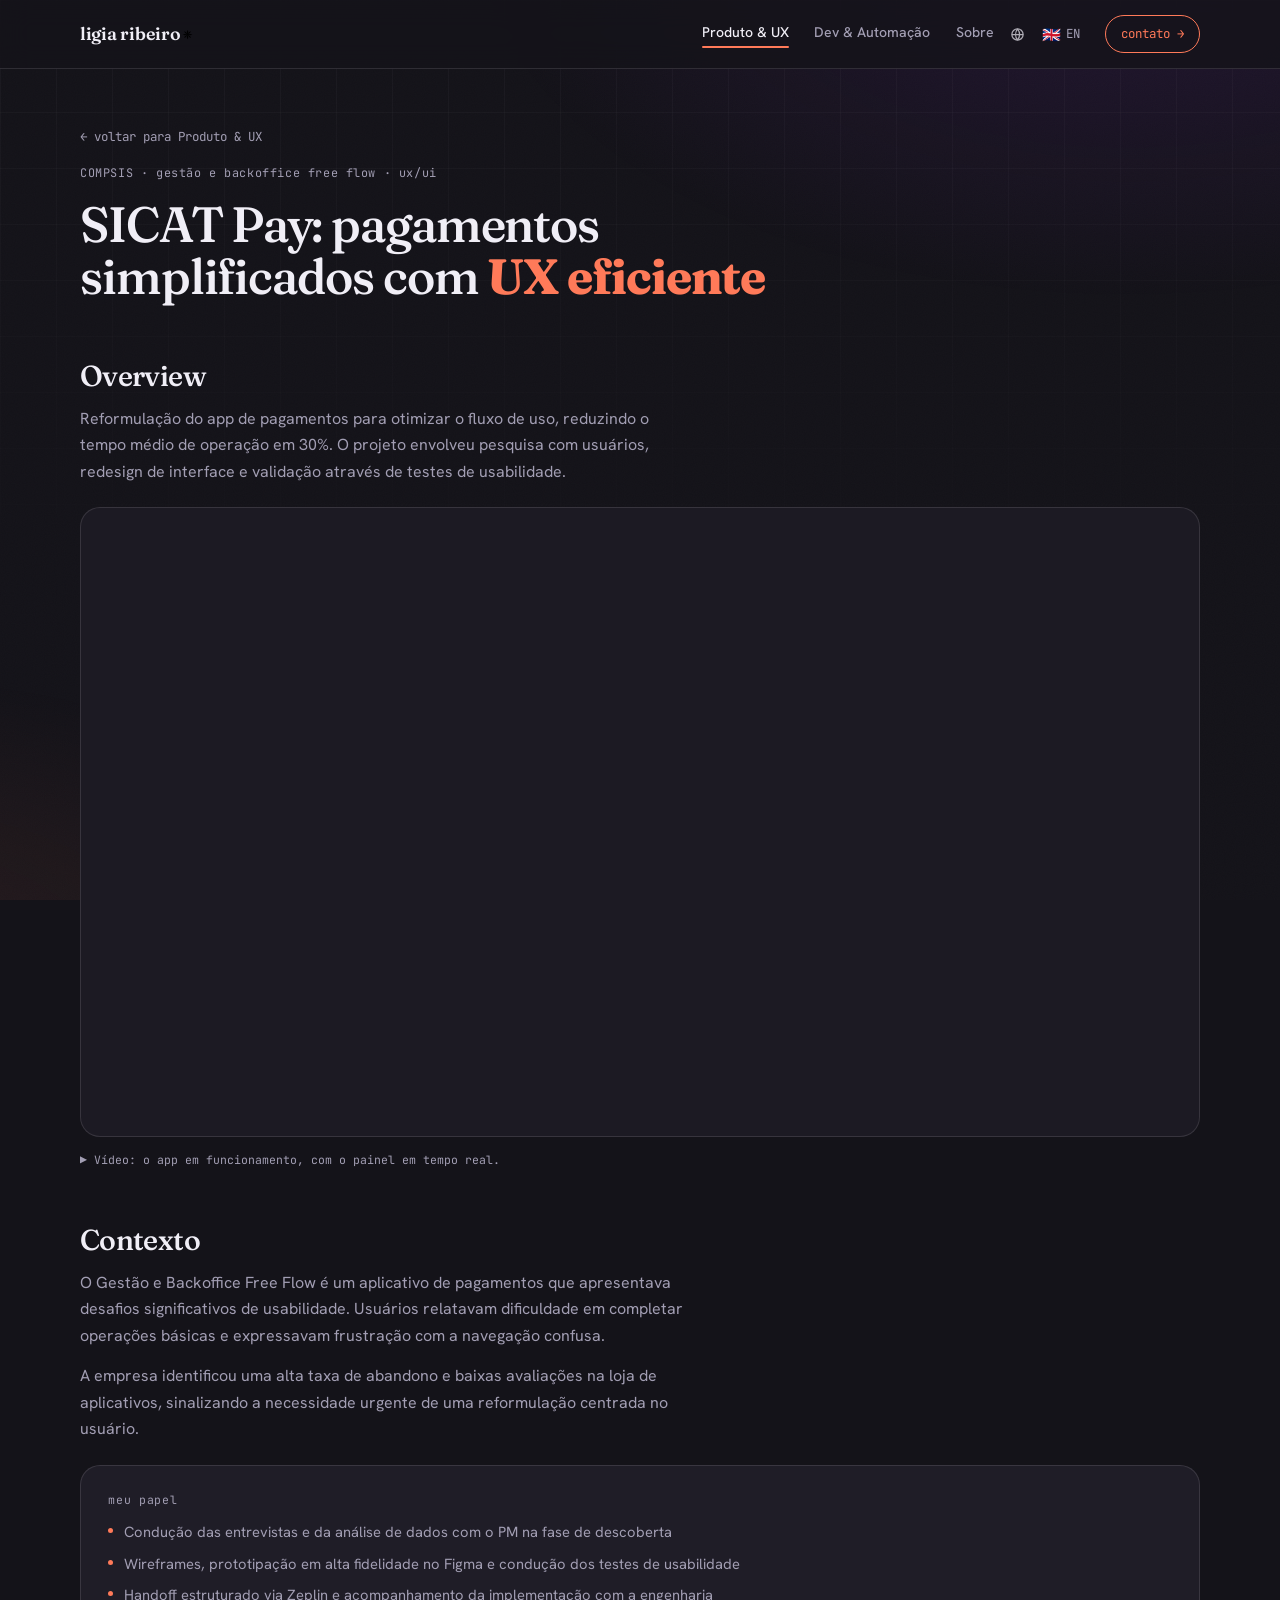
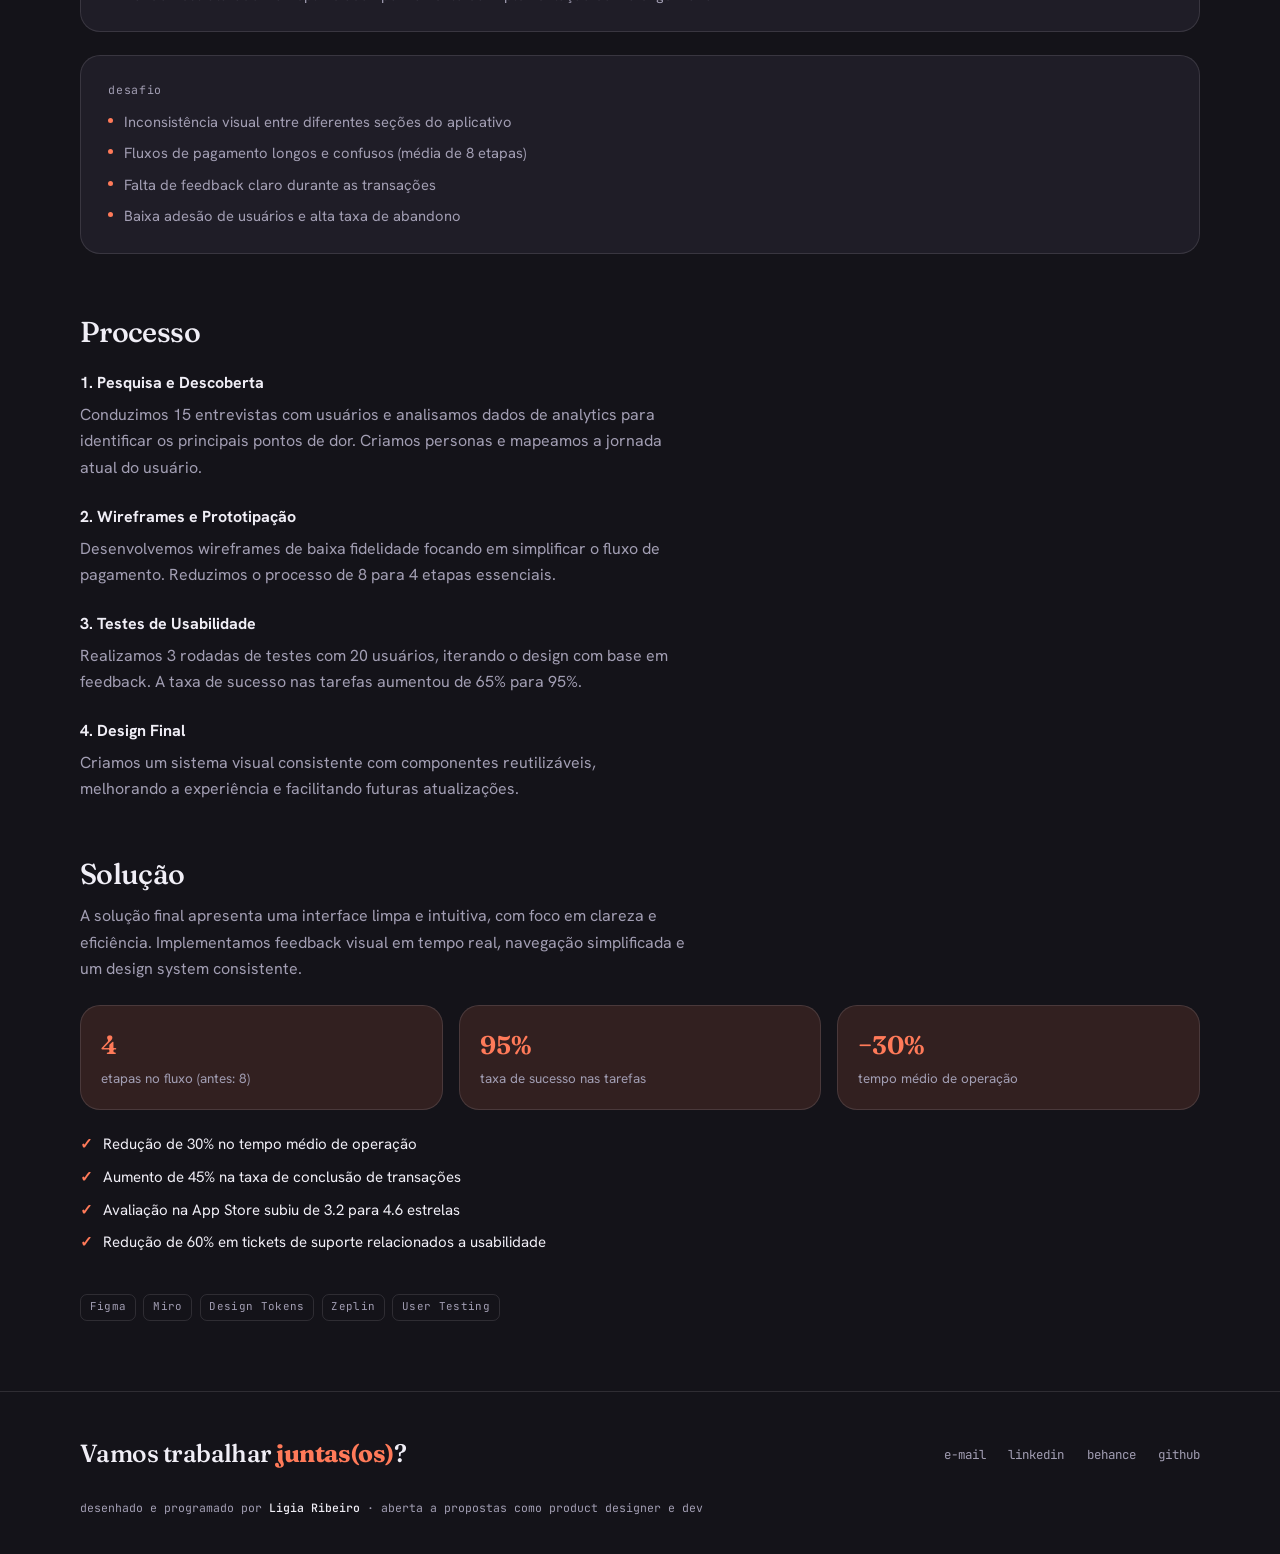
<file: files/preview-case-sicat-pay.html>
<!DOCTYPE html>
<html lang="pt-BR" data-theme="estudio">
<head>
<title>Case SICAT Pay — Ligia Ribeiro</title>
<meta charset="UTF-8">
<meta name="viewport" content="width=device-width, initial-scale=1.0">
<meta name="description" content="Reformulação do app de pagamentos Free Flow: de 8 para 4 etapas, sucesso de 65% a 95%.">
<meta name="referrer" content="strict-origin-when-cross-origin">
<link rel="preconnect" href="https://fonts.googleapis.com">
<link rel="preconnect" href="https://fonts.gstatic.com" crossorigin>
<link href="https://fonts.googleapis.com/css2?family=Fraunces:ital,opsz,wght,SOFT,WONK@0,9..144,100..900,0..100,0..1;1,9..144,100..900,0..100,0..1&family=Hanken+Grotesk:ital,wght@0,300..800;1,300..800&family=JetBrains+Mono:wght@400;500&display=swap" rel="stylesheet">
<style>
/* ============================================================
   SISTEMA DE TOKENS · um sistema, duas peles · v2
   tema "estúdio" → produto & dev (tinta quente, laranja, grade)
   tema "ateliê"  → ilustração (papel, aquarela, mesma família)
   Tipografia única e aconchegante nos dois temas:
   Fraunces (display, soft alto) + Hanken Grotesk (texto)
   ============================================================ */
:root{
  --laranja:#ff7a59;
  --laranja-fundo:rgba(255,122,89,.13);
  --violeta:#8e2de2;
  --primary:var(--laranja);
  --primary-bg:var(--laranja-fundo);
  --mono:'JetBrains Mono',monospace;
  --sans:'Hanken Grotesk',sans-serif;
  --display:'Fraunces',serif;
  --t-tema:.65s cubic-bezier(.4,0,.2,1);
  --raio:20px;
}
[data-theme="estudio"]{
  --fundo:#141319;
  --fundo-2:#1c1a23;
  --superficie:#1f1d27;
  --linha:rgba(240,238,246,.12);
  --texto:#f0eef6;
  --texto-2:#a29eb3;
  --wash:radial-gradient(1100px 620px at 88% -8%, rgba(142,45,226,.13), transparent 60%),
         radial-gradient(900px 540px at -8% 108%, rgba(255,122,89,.09), transparent 55%);
  --grade:linear-gradient(rgba(240,238,246,.04) 1px, transparent 1px),
          linear-gradient(90deg, rgba(240,238,246,.04) 1px, transparent 1px);
  --grao:.035;
}

/* ---------- acento por área: dev puxa para o violeta ---------- */
[data-primary="violeta"]{
  --primary:#b07ef5;
  --primary-bg:rgba(142,45,226,.18);
}
[data-primary="violeta"][data-theme="estudio"]{
  --wash:radial-gradient(1100px 620px at 88% -8%, rgba(142,45,226,.22), transparent 60%),
         radial-gradient(900px 540px at -8% 108%, rgba(255,122,89,.05), transparent 55%);
}

*{margin:0;padding:0;box-sizing:border-box}
html{scroll-behavior:smooth}
body{
  font-family:var(--sans);
  font-weight:400;
  background:var(--fundo);
  color:var(--texto);
  line-height:1.65;
  transition:background-color var(--t-tema), color var(--t-tema);
  min-height:100vh;
}
/* aquarela de fundo + grade sutil */
body::before{
  content:'';position:fixed;inset:0;z-index:-3;
  background:var(--wash);
}
body::after{
  content:'';position:fixed;inset:0;z-index:-2;
  background:var(--grade);
  background-size:56px 56px;
  mask-image:linear-gradient(to bottom, rgba(0,0,0,.9), transparent 70%);
  pointer-events:none;
}
/* grão de papel nos dois temas */
.grao{
  position:fixed;inset:0;z-index:-1;pointer-events:none;
  opacity:var(--grao);
  background-image:url("data:image/svg+xml,%3Csvg xmlns='http://www.w3.org/2000/svg' width='140' height='140'%3E%3Cfilter id='n'%3E%3CfeTurbulence type='fractalNoise' baseFrequency='0.9' numOctaves='2'/%3E%3C/filter%3E%3Crect width='140' height='140' filter='url(%23n)' opacity='0.55'/%3E%3C/svg%3E");
  transition:opacity var(--t-tema);
}
a{color:inherit}
::selection{background:var(--primary);color:#141319}

.wrap{width:min(1120px,92%);margin-inline:auto}

/* ---------- display ---------- */
.disp{
  font-family:var(--display);
  font-variation-settings:'SOFT' 25,'WONK' 0;
  font-weight:530;
  letter-spacing:-.022em;
  line-height:1.05;
}
.disp em{font-style:normal;font-weight:720;color:var(--primary)}

/* ---------- margarida (assinatura) ---------- */
.margarida{display:inline-block;width:.62em;height:.62em;vertical-align:baseline;margin-left:.08em}
.margarida path{fill:var(--laranja)}
.margarida circle{fill:var(--texto);transition:fill var(--t-tema)}

/* ---------- nav ---------- */
nav{
  position:sticky;top:0;z-index:50;
  backdrop-filter:blur(14px);
  background:color-mix(in srgb, var(--fundo) 80%, transparent);
  border-bottom:1px solid var(--linha);
  transition:background-color var(--t-tema), border-color var(--t-tema);
}
.nav-in{display:flex;align-items:center;justify-content:space-between;padding:.95rem 0}
.marca{
  font-family:var(--display);
  font-variation-settings:'SOFT' 25,'WONK' 0;
  font-weight:600;letter-spacing:-.015em;font-size:1.12rem;text-decoration:none;
}
.nav-links{display:flex;gap:1.6rem;list-style:none;font-size:.88rem;font-weight:500}
.nav-links a{text-decoration:none;color:var(--texto-2);transition:color .2s}
.nav-links a:hover,.nav-links a:focus-visible{color:var(--texto)}
.nav-cta{
  font-family:var(--mono);font-size:.78rem;
  border:1px solid var(--primary);color:var(--primary);
  padding:.48rem .95rem;border-radius:999px;text-decoration:none;
  transition:background .2s,color .2s;
}
.nav-cta:hover,.nav-cta:focus-visible{background:var(--primary);color:#141319}

/* ---------- hero ---------- */
header{padding:clamp(4rem,9vh,7rem) 0 3rem}
.eyebrow{
  font-family:var(--mono);font-size:.78rem;letter-spacing:.08em;
  color:var(--primary);display:flex;align-items:center;gap:.6rem;margin-bottom:1.5rem;
}
.eyebrow::before{content:'';width:26px;height:1px;background:var(--primary)}
h1{font-size:clamp(2.5rem,6vw,4.5rem);max-width:16ch}
.hero-sub{
  margin-top:1.6rem;max-width:54ch;color:var(--texto-2);
  font-size:1.08rem;font-weight:400;
}
.hero-meta{
  margin-top:1.7rem;font-family:var(--mono);font-size:.78rem;color:var(--texto-2);
  display:flex;gap:1.4rem;flex-wrap:wrap;
}
.hero-meta b{color:var(--texto);font-weight:500}

/* ---------- portas ---------- */
.portas{
  display:grid;grid-template-columns:repeat(2,1fr);gap:1.05rem;
  padding:1.6rem 0 4rem;
}
.porta{
  position:relative;display:flex;flex-direction:column;gap:1rem;
  background:var(--superficie);
  border:1px solid var(--linha);
  border-radius:var(--raio);
  padding:1.8rem 1.6rem 1.55rem;
  text-decoration:none;
  transition:transform .25s ease, border-color .25s, background-color var(--t-tema);
  min-height:300px;
}
.porta:hover,.porta:focus-visible{transform:translateY(-5px);border-color:var(--primary)}
.porta-tag{font-family:var(--mono);font-size:.72rem;letter-spacing:.06em;color:var(--texto-2)}
.porta h2{font-size:1.62rem}
.porta p{font-size:.94rem;color:var(--texto-2);flex-grow:1}
.porta-prova{
  font-size:.84rem;border-left:2px solid var(--primary);
  padding-left:.85rem;color:var(--texto-2);
}
.porta-prova b{color:var(--texto);font-weight:600}
.porta-cta{
  font-family:var(--mono);font-size:.78rem;color:var(--primary);
  display:flex;align-items:center;gap:.4rem;
}
.porta-cta::after{content:'→';transition:transform .2s}
.porta:hover .porta-cta::after{transform:translateX(4px)}

/* ---------- faixa de prova ---------- */
.provas{
  border-block:1px solid var(--linha);
  padding:2.3rem 0;
  transition:border-color var(--t-tema);
}
.provas-grid{display:grid;grid-template-columns:repeat(4,1fr);gap:2rem}
.prova .n{font-size:1.75rem}
.prova .l{font-size:.84rem;color:var(--texto-2);margin-top:.25rem}

/* ---------- o site como case ---------- */
.meta-case{padding:4.6rem 0}
.meta-grid{display:grid;grid-template-columns:1.1fr .9fr;gap:3rem;align-items:center}
.meta-case h3{font-size:clamp(1.65rem,3.4vw,2.35rem);max-width:19ch}
.meta-case p{color:var(--texto-2);margin-top:1.05rem;max-width:48ch}
.tema-demo{
  background:var(--superficie);border:1px solid var(--linha);border-radius:var(--raio);
  padding:1.45rem;transition:background-color var(--t-tema),border-color var(--t-tema);
}
.tema-demo .lbl{font-family:var(--mono);font-size:.72rem;color:var(--texto-2);margin-bottom:1rem;display:block}
.chips{display:flex;gap:.5rem;flex-wrap:wrap;margin-bottom:1.25rem}
.chip{
  font-family:var(--mono);font-size:.72rem;padding:.36rem .72rem;border-radius:9px;
  border:1px solid var(--linha);display:flex;align-items:center;gap:.45rem;
}
.chip i{width:11px;height:11px;border-radius:3px;display:inline-block}
.botoes-tema{display:flex;gap:.6rem}
.botao-tema{
  flex:1;font-family:var(--mono);font-size:.78rem;cursor:pointer;
  padding:.68rem;border-radius:12px;border:1px solid var(--linha);
  background:transparent;color:var(--texto);transition:border-color .2s,background .2s;
}
.botao-tema[aria-pressed="true"]{border-color:var(--primary);background:var(--primary-bg)}

/* ---------- footer ---------- */
footer{border-top:1px solid var(--linha);padding:3rem 0 2.3rem;transition:border-color var(--t-tema)}
.foot-grid{display:flex;justify-content:space-between;align-items:flex-end;gap:2rem;flex-wrap:wrap}
.foot-grid h4{font-size:1.55rem}
.foot-links{list-style:none;display:flex;gap:1.4rem;font-family:var(--mono);font-size:.78rem}
.foot-links a{color:var(--texto-2);text-decoration:none}
.foot-links a:hover{color:var(--primary)}
.assina{font-family:var(--mono);font-size:.72rem;color:var(--texto-2);margin-top:2rem}
.assina b{color:var(--texto);font-weight:500}

/* ---------- responsivo & acessibilidade ---------- */
:focus-visible{outline:2px solid var(--primary);outline-offset:3px;border-radius:4px}
@media (max-width:880px){
  .portas{grid-template-columns:1fr}
  .provas-grid{grid-template-columns:repeat(2,1fr);gap:1.4rem}
  .meta-grid{grid-template-columns:1fr;gap:1.8rem}
  .nav-links{display:none}
}
@media (prefers-reduced-motion:reduce){
  *,*::before,*::after{transition:none!important;animation:none!important}
  html{scroll-behavior:auto}
}

/* ============================================================
   COMPONENTES DAS PÁGINAS INTERNAS
   ============================================================ */

/* ---------- hero de página interna ---------- */
.pagina-hero{padding:clamp(3.5rem,7vh,5.5rem) 0 2.5rem}
.pagina-hero h1{font-size:clamp(2.1rem,5vw,3.4rem);max-width:22ch}
.pagina-hero .hero-sub{font-size:1.02rem}

/* ---------- categorias de obras ---------- */
.categoria{padding:3rem 0 1rem}
.categoria-head{display:flex;align-items:baseline;justify-content:space-between;gap:1.5rem;flex-wrap:wrap;margin-bottom:1.6rem}
.categoria-head h2{font-size:clamp(1.5rem,3vw,2rem)}
.categoria-head p{color:var(--texto-2);font-size:.92rem;max-width:46ch}

.obras-grid{display:grid;grid-template-columns:repeat(3,1fr);gap:1.05rem}
.obra{
  display:flex;flex-direction:column;
  background:var(--superficie);border:1px solid var(--linha);
  border-radius:var(--raio);overflow:hidden;
  transition:transform .25s ease,border-color .25s;
}
.obra:hover{transform:translateY(-4px);border-color:var(--primary)}
.obra-img{aspect-ratio:4/3;width:100%;object-fit:cover;display:block;background:var(--fundo-2)}
.obra-info{padding:1rem 1.1rem 1.05rem}
.obra-info h3{font-family:var(--sans);font-weight:600;font-size:.98rem}
.obra-info p{color:var(--texto-2);font-size:.84rem;margin-top:.15rem}
.obra-tags{display:flex;gap:.4rem;flex-wrap:wrap;margin-top:.7rem}
.tag{
  font-family:var(--mono);font-size:.68rem;letter-spacing:.03em;
  border:1px solid var(--linha);border-radius:7px;padding:.22rem .55rem;color:var(--texto-2);
}

/* espaço reservado para obra ainda não publicada */
.obra--vazia{
  border-style:dashed;justify-content:center;align-items:center;
  min-height:280px;gap:.6rem;text-align:center;padding:1.5rem;
  color:var(--texto-2);
}
.obra--vazia:hover{transform:none;border-color:var(--linha)}
.obra--vazia .lbl-vazia{font-family:var(--mono);font-size:.74rem;letter-spacing:.05em}
.obra--vazia p{font-size:.82rem;max-width:24ch}

/* ---------- faixa de clientes ---------- */
.clientes{border-block:1px solid var(--linha);padding:1.9rem 0}
.clientes .lbl{font-family:var(--mono);font-size:.72rem;color:var(--texto-2);letter-spacing:.06em;margin-bottom:.9rem;display:block}
.clientes-lista{display:flex;gap:1.2rem 2.2rem;flex-wrap:wrap;list-style:none}
.clientes-lista li{font-family:var(--display);font-variation-settings:'SOFT' 25,'WONK' 0;font-weight:560;font-size:1.06rem}

/* ---------- sobre (com foto) ---------- */
.sobre{padding:4rem 0}
.sobre-grid{display:grid;grid-template-columns:.42fr .58fr;gap:2.6rem;align-items:center}
.sobre-foto{
  aspect-ratio:4/5;border-radius:var(--raio);object-fit:cover;width:100%;
  border:1px solid var(--linha);background:var(--fundo-2);
}
.sobre-foto--vazia{
  display:flex;align-items:center;justify-content:center;text-align:center;
  border-style:dashed;color:var(--texto-2);font-family:var(--mono);font-size:.74rem;padding:1rem;
}
.sobre h2{font-size:clamp(1.6rem,3.2vw,2.2rem);max-width:18ch}
.sobre p{color:var(--texto-2);margin-top:1rem;max-width:52ch}

/* ---------- bloco para diretores de arte / contratação ---------- */
.bloco-ad{
  background:var(--superficie);border:1px solid var(--linha);border-radius:var(--raio);
  padding:2.2rem;margin:1rem 0 4rem;
  display:grid;grid-template-columns:1.1fr .9fr;gap:2.2rem;align-items:center;
}
.bloco-ad h2{font-size:clamp(1.45rem,3vw,1.9rem);max-width:20ch}
.bloco-ad p{color:var(--texto-2);margin-top:.8rem;max-width:48ch;font-size:.94rem}
.bloco-ad-acoes{display:flex;flex-direction:column;gap:.7rem}
.botao{
  font-family:var(--mono);font-size:.82rem;text-align:center;text-decoration:none;
  padding:.85rem 1.2rem;border-radius:12px;border:1px solid var(--primary);
  transition:background .2s,color .2s;
}
.botao--cheio{background:var(--primary);color:#141319;font-weight:500}
.botao--cheio:hover{background:transparent;color:var(--primary)}
.botao--vazado{color:var(--primary)}
.botao--vazado:hover{background:var(--primary-bg)}

/* ---------- lista de cases (produto e dev) ---------- */
.cases{display:flex;flex-direction:column;gap:1.05rem;padding:1rem 0 4rem}
.case-card{
  display:grid;grid-template-columns:.9fr 1.1fr;gap:0;
  background:var(--superficie);border:1px solid var(--linha);border-radius:var(--raio);
  overflow:hidden;text-decoration:none;
  transition:transform .25s ease,border-color .25s;
}
.case-card:hover{transform:translateY(-4px);border-color:var(--primary)}
.case-img{width:100%;height:100%;min-height:230px;object-fit:cover;display:block;background:var(--fundo-2)}
.case-img--vazia{
  display:flex;align-items:center;justify-content:center;
  border-right:1px dashed var(--linha);color:var(--texto-2);
  font-family:var(--mono);font-size:.74rem;text-align:center;padding:1rem;
}
.case-info{padding:1.7rem 1.8rem;display:flex;flex-direction:column;gap:.7rem}
.case-info h2{font-size:1.45rem}
.case-info .contexto{font-family:var(--mono);font-size:.72rem;color:var(--texto-2);letter-spacing:.05em}
.case-info p{color:var(--texto-2);font-size:.93rem;flex-grow:1}
.case-resultado{font-size:.86rem;border-left:2px solid var(--primary);padding-left:.85rem;color:var(--texto-2)}
.case-resultado b{color:var(--texto);font-weight:600}

/* ---------- responsivo interno ---------- */
@media (max-width:880px){
  .obras-grid{grid-template-columns:1fr 1fr}
  .sobre-grid{grid-template-columns:1fr;gap:1.6rem}
  .bloco-ad{grid-template-columns:1fr;gap:1.4rem}
  .case-card{grid-template-columns:1fr}
  .case-img--vazia{border-right:none;border-bottom:1px dashed var(--linha);min-height:160px}
}
@media (max-width:560px){
  .obras-grid{grid-template-columns:1fr}
}

.botao--cheio{color:#141319}

/* ============================================================
   PÁGINA DE CASE (detalhe) · estrutura: overview, vídeo,
   contexto, desafio, processo, solução, resultados, ferramentas
   ============================================================ */
.case-hero{padding:clamp(3rem,6vh,4.5rem) 0 1.5rem}
.case-hero .contexto{font-family:var(--mono);font-size:.74rem;color:var(--texto-2);letter-spacing:.05em;display:block;margin-bottom:.9rem}
.case-hero h1{font-size:clamp(2rem,4.6vw,3.1rem);max-width:24ch}
.case-secao{padding:2.2rem 0 .4rem}
.case-secao h2{font-size:clamp(1.35rem,2.8vw,1.8rem);margin-bottom:.9rem}
.case-secao > p{color:var(--texto-2);max-width:68ch;margin-bottom:.9rem}
.case-secao h3{font-family:var(--sans);font-weight:700;font-size:1rem;margin:1.4rem 0 .35rem}
.case-secao h3 + p{color:var(--texto-2);max-width:66ch}

.video-wrap{
  position:relative;aspect-ratio:16/9;border-radius:var(--raio);overflow:hidden;
  border:1px solid var(--linha);background:var(--fundo-2);margin:1.4rem 0;
}
.video-wrap iframe{position:absolute;inset:0;width:100%;height:100%;border:0}
.video-wrap--vazio{
  display:flex;align-items:center;justify-content:center;text-align:center;
  border-style:dashed;color:var(--texto-2);font-family:var(--mono);font-size:.76rem;padding:1rem;
}

.box-desafio{
  background:var(--superficie);border:1px solid var(--linha);border-radius:var(--raio);
  padding:1.5rem 1.7rem;margin:1.4rem 0;
}
.box-desafio .lbl{font-family:var(--mono);font-size:.72rem;letter-spacing:.06em;color:var(--texto-2);display:block;margin-bottom:.7rem}
.box-desafio ul{list-style:none;display:flex;flex-direction:column;gap:.45rem}
.box-desafio li{font-size:.92rem;color:var(--texto-2);padding-left:1rem;position:relative}
.box-desafio li::before{content:'';position:absolute;left:0;top:.55em;width:5px;height:5px;border-radius:50%;background:var(--primary)}

.metricas{display:grid;grid-template-columns:repeat(3,1fr);gap:1rem;margin:1.4rem 0}
.metrica{
  background:var(--primary-bg);border:1px solid var(--linha);border-radius:var(--raio);
  padding:1.15rem 1.25rem;
}
.metrica .n{font-family:var(--display);font-variation-settings:'SOFT' 25,'WONK' 0;font-weight:640;font-size:1.6rem;color:var(--primary)}
.metrica .l{font-size:.84rem;color:var(--texto-2);margin-top:.1rem}

.resultados{list-style:none;display:flex;flex-direction:column;gap:.5rem;margin:1rem 0 0}
.resultados li{font-size:.94rem;padding-left:1.45rem;position:relative}
.resultados li::before{content:'✓';position:absolute;left:0;color:var(--primary);font-weight:700}

.ferramentas{display:flex;gap:.45rem;flex-wrap:wrap;margin:2.4rem 0 4rem}

.case-voltar{
  font-family:var(--mono);font-size:.78rem;color:var(--texto-2);text-decoration:none;
  display:inline-flex;align-items:center;gap:.4rem;margin-bottom:1rem;
}
.case-voltar:hover{color:var(--primary)}

@media (max-width:720px){.metricas{grid-template-columns:1fr}}

/* ============================================================
   SEÇÃO "O SITE COMO CASE" · leitura em Z
   A: título (topo-esq) → B: controles (topo-dir)
   C: explicação (base-esq) → D: leitura de tokens (base-dir)
   ============================================================ */
.meta-z{display:grid;grid-template-columns:1.05fr .95fr;gap:1.8rem 3rem;align-items:start}
.meta-z-b{display:flex;flex-direction:column;gap:.6rem;justify-self:end;width:100%;max-width:360px}
.meta-z-b .lbl,.tokens-painel .lbl{font-family:var(--mono);font-size:.72rem;letter-spacing:.06em;color:var(--texto-2);display:block;margin-bottom:.15rem}
.meta-z-b .botoes-tema{flex-direction:column;gap:.5rem}
.meta-z-d{justify-self:end;width:100%;max-width:360px}

/* leitura de tokens: especificação, não controle — sem pílula, sem hover, sem cursor */
.tokens-painel{
  background:var(--superficie);border:1px solid var(--linha);border-radius:var(--raio);
  padding:1.2rem 1.3rem;transition:background-color var(--t-tema),border-color var(--t-tema);
}
.tokens-spec{list-style:none;font-family:var(--mono);font-size:.74rem;cursor:default}
.token-linha{
  display:grid;grid-template-columns:14px auto 1fr;gap:.7rem;align-items:center;
  padding:.5rem 0;border-bottom:1px dashed var(--linha);color:var(--texto-2);
}
.token-linha:last-child{border-bottom:none;padding-bottom:.1rem}
.token-linha .sw{width:14px;height:14px;border-radius:4px;border:1px solid var(--linha)}
.token-linha b{color:var(--texto);font-weight:500}
.token-linha .val{text-align:right}

@media (max-width:880px){
  .meta-z{grid-template-columns:1fr;gap:1.3rem}
  .meta-z-b,.meta-z-d{justify-self:stretch;max-width:none}
}

/* ---------- download de CV com seletor de idioma ---------- */
.cv-pop{
  position:absolute;top:calc(100% + 6px);left:0;z-index:20;min-width:200px;
  background:var(--superficie);border:1px solid var(--linha);border-radius:12px;
  padding:.4rem;display:flex;flex-direction:column;gap:.2rem;
  box-shadow:0 12px 30px rgba(0,0,0,.35);
}
.cv-pop a{
  font-family:var(--mono);font-size:.82rem;text-decoration:none;color:var(--texto);
  padding:.6rem .8rem;border-radius:8px;transition:background .18s;
}
.cv-pop a:hover{background:var(--primary-bg);color:var(--primary)}
.cv-pop{min-width:260px}
.cv-pop-lbl{font-family:var(--mono);font-size:.66rem;letter-spacing:.06em;color:var(--texto-2);padding:.5rem .8rem .2rem;display:block}

/* ============================================================
   REVISÃO UX (heurísticas de Nielsen)
   ============================================================ */

/* H1 Visibilidade do estado: link da página atual marcado na nav */
.nav-links a[aria-current="page"]{color:var(--texto)}
.nav-links a[aria-current="page"]::after{content:'';display:block;height:2px;background:var(--primary);border-radius:2px;margin-top:2px}

/* H1/H7 Skip link (acessibilidade + atalho) */
.skip-link{position:absolute;left:-999px;top:0;z-index:100;background:var(--primary);color:#141319;padding:.6rem 1rem;border-radius:0 0 10px 0;font-family:var(--mono);font-size:.8rem}
.skip-link:focus{left:0}

/* seletor de idioma no topo (bandeira + ícone de tradução) */
.lang-switch{display:flex;align-items:center;gap:.5rem}
.lang-switch .globe{width:15px;height:15px;opacity:.7}
.lang-switch a{
  font-family:var(--mono);font-size:.78rem;color:var(--texto-2);text-decoration:none;
  display:flex;align-items:center;gap:.3rem;padding:.3rem .5rem;border-radius:8px;
  border:1px solid transparent;transition:border-color .2s,color .2s;
}
.lang-switch a:hover,.lang-switch a:focus-visible{color:var(--texto);border-color:var(--linha)}
.lang-switch .flag{font-size:.95rem;line-height:1}
.nav-in{gap:1rem}
.nav-right{display:flex;align-items:center;gap:1rem}

/* H1 feedback: voltar ao topo */
.to-top{
  position:fixed;right:20px;bottom:20px;z-index:40;width:42px;height:42px;border-radius:50%;
  background:var(--primary);color:#141319;border:none;cursor:pointer;font-size:1.1rem;
  display:none;align-items:center;justify-content:center;box-shadow:0 6px 18px rgba(0,0,0,.3);
  transition:transform .2s,opacity .3s;opacity:0;
}
.to-top.show{display:flex;opacity:1}
.to-top:hover{transform:translateY(-3px)}
[data-theme="atelie"] .to-top{color:#fffdf9}

/* H4 consistência: vídeo do case ganha rótulo */
.video-legenda{font-family:var(--mono);font-size:.72rem;color:var(--texto-2);margin:-.6rem 0 1.2rem}

/* H8 estética: respiro extra em telas grandes já vem do wrap; refino foco visível global */
a:focus-visible,button:focus-visible{outline:2px solid var(--primary);outline-offset:3px;border-radius:4px}

/* H6 reconhecimento: cartões clicáveis mostram affordance de link */
.case-card,.porta{cursor:pointer}

/* mobile: seletor de idioma continua visível mesmo com nav-links oculto */
@media (max-width:880px){
  .lang-switch a span.lbl{display:none}
  .nav-right{gap:.6rem}
}

</style>

</head>
<body>
<div class="grao" aria-hidden="true"></div>
<svg width="0" height="0" style="position:absolute" aria-hidden="true">
  <defs>
    <g id="flor-margarida">
      <path d="M50 8 C58 20 58 32 50 42 C42 32 42 20 50 8 Z"/>
      <path d="M50 92 C58 80 58 68 50 58 C42 68 42 80 50 92 Z"/>
      <path d="M8 50 C20 42 32 42 42 50 C32 58 20 58 8 50 Z"/>
      <path d="M92 50 C80 42 68 42 58 50 C68 58 80 58 92 50 Z"/>
      <path d="M20 20 C34 24 42 32 46 46 C32 42 24 34 20 20 Z"/>
      <path d="M80 20 C66 24 58 32 54 46 C68 42 76 34 80 20 Z"/>
      <path d="M20 80 C34 76 42 68 46 54 C32 58 24 66 20 80 Z"/>
      <path d="M80 80 C66 76 58 68 54 54 C68 58 76 66 80 80 Z"/>
      <circle cx="50" cy="50" r="11"/>
    </g>
  </defs>
</svg>


<a class="skip-link" href="#main">Pular para o conteúdo</a>
<nav>
  <div class="wrap nav-in">
    <a class="marca" href="index.html">ligia ribeiro<svg class="margarida" viewBox="0 0 100 100" aria-hidden="true"><use href="#flor-margarida"/></svg></a>
    <div class="nav-right">
      <ul class="nav-links">
        <li><a href="produto.html" aria-current="page">Produto &amp; UX</a></li>
        <li><a href="dev.html">Dev &amp; Automação</a></li>
        <li><a href="index.html#sobre">Sobre</a></li>
      </ul>
      <div class="lang-switch">
        <svg class="globe" viewBox="0 0 24 24" fill="none" stroke="currentColor" stroke-width="2" aria-hidden="true"><circle cx="12" cy="12" r="9"/><path d="M3 12h18M12 3a15 15 0 0 1 0 18M12 3a15 15 0 0 0 0 18"/></svg>
        <a href="en/index.html" title="Switch to English" aria-label="Switch to English"><span class="flag">🇬🇧</span><span class="lbl">EN</span></a>
      </div>
      <a class="nav-cta" href="mailto:ligiaribeiro.job@gmail.com">contato →</a>
    </div>
  </div>
</nav>


<main id="main"><header class="wrap case-hero">
  <a class="case-voltar" href="produto.html">← voltar para Produto &amp; UX</a>
  <span class="contexto">COMPSIS · gestão e backoffice free flow · ux/ui</span>
  <h1 class="disp">SICAT Pay: pagamentos simplificados com <em>UX eficiente</em></h1>
</header>

<section class="wrap case-secao">
  <h2 class="disp">Overview</h2>
  <p>Reformulação do app de pagamentos para otimizar o fluxo de uso, reduzindo o tempo médio de operação em 30%. O projeto envolveu pesquisa com usuários, redesign de interface e validação através de testes de usabilidade.</p>

  <div class="video-wrap">
    <iframe src="https://www.youtube-nocookie.com/embed/_k6eVgZYt2k" title="SICAT Pay em funcionamento"
      loading="lazy" allow="accelerometer; encrypted-media; picture-in-picture" allowfullscreen></iframe>
  </div>
  <p class="video-legenda">▶ Vídeo: o app em funcionamento, com o painel em tempo real.</p>
</section>

<section class="wrap case-secao">
  <h2 class="disp">Contexto</h2>
  <p>O Gestão e Backoffice Free Flow é um aplicativo de pagamentos que apresentava desafios significativos de usabilidade. Usuários relatavam dificuldade em completar operações básicas e expressavam frustração com a navegação confusa.</p>
  <p>A empresa identificou uma alta taxa de abandono e baixas avaliações na loja de aplicativos, sinalizando a necessidade urgente de uma reformulação centrada no usuário.</p>

  <div class="box-desafio">
    <span class="lbl">meu papel</span>
    <ul>
      <li>Condução das entrevistas e da análise de dados com o PM na fase de descoberta</li>
      <li>Wireframes, prototipação em alta fidelidade no Figma e condução dos testes de usabilidade</li>
      <li>Handoff estruturado via Zeplin e acompanhamento da implementação com a engenharia</li>
    </ul>
  </div>

  <div class="box-desafio">
    <span class="lbl">desafio</span>
    <ul>
      <li>Inconsistência visual entre diferentes seções do aplicativo</li>
      <li>Fluxos de pagamento longos e confusos (média de 8 etapas)</li>
      <li>Falta de feedback claro durante as transações</li>
      <li>Baixa adesão de usuários e alta taxa de abandono</li>
    </ul>
  </div>
</section>

<section class="wrap case-secao">
  <h2 class="disp">Processo</h2>

  <h3>1. Pesquisa e Descoberta</h3>
  <p>Conduzimos 15 entrevistas com usuários e analisamos dados de analytics para identificar os principais pontos de dor. Criamos personas e mapeamos a jornada atual do usuário.</p>

  <h3>2. Wireframes e Prototipação</h3>
  <p>Desenvolvemos wireframes de baixa fidelidade focando em simplificar o fluxo de pagamento. Reduzimos o processo de 8 para 4 etapas essenciais.</p>

  <h3>3. Testes de Usabilidade</h3>
  <p>Realizamos 3 rodadas de testes com 20 usuários, iterando o design com base em feedback. A taxa de sucesso nas tarefas aumentou de 65% para 95%.</p>

  <h3>4. Design Final</h3>
  <p>Criamos um sistema visual consistente com componentes reutilizáveis, melhorando a experiência e facilitando futuras atualizações.</p>
</section>

<section class="wrap case-secao">
  <h2 class="disp">Solução</h2>
  <p>A solução final apresenta uma interface limpa e intuitiva, com foco em clareza e eficiência. Implementamos feedback visual em tempo real, navegação simplificada e um design system consistente.</p>

  <div class="metricas">
    <div class="metrica"><div class="n">4</div><div class="l">etapas no fluxo (antes: 8)</div></div>
    <div class="metrica"><div class="n">95%</div><div class="l">taxa de sucesso nas tarefas</div></div>
    <div class="metrica"><div class="n">−30%</div><div class="l">tempo médio de operação</div></div>
  </div>

  <ul class="resultados">
    <li>Redução de 30% no tempo médio de operação</li>
    <li>Aumento de 45% na taxa de conclusão de transações</li>
    <li>Avaliação na App Store subiu de 3.2 para 4.6 estrelas</li>
    <li>Redução de 60% em tickets de suporte relacionados a usabilidade</li>
  </ul>

  <div class="ferramentas">
    <span class="tag">Figma</span><span class="tag">Miro</span><span class="tag">Design Tokens</span><span class="tag">Zeplin</span><span class="tag">User Testing</span>
  </div>
</section>

</main>
<footer>
  <div class="wrap">
    <div class="foot-grid">
      <h4 class="disp">Vamos trabalhar <em>juntas(os)</em>?</h4>
      <ul class="foot-links">
        <li><a href="mailto:ligiaribeiro.job@gmail.com">e-mail</a></li>
        <li><a href="https://www.linkedin.com/in/liribeiro" target="_blank" rel="noopener noreferrer">linkedin</a></li>
        <li><a href="https://www.behance.net/Liribeiro" target="_blank" rel="noopener noreferrer">behance</a></li>
        <li><a href="https://github.com/ligribeiro" target="_blank" rel="noopener noreferrer">github</a></li>
      </ul>
    </div>
    <p class="assina">desenhado e programado por <b>Ligia Ribeiro</b> · aberta a propostas como product designer e dev</p>
  </div>
</footer>

<button class="to-top" aria-label="Voltar ao topo" title="Voltar ao topo">↑</button>
<script>
/* Botão "voltar ao topo": aparece após rolar, feedback de estado (Nielsen H1). */
(function(){
  var btn=document.querySelector('.to-top');
  if(!btn) return;
  window.addEventListener('scroll',function(){
    if(window.scrollY>600){btn.classList.add('show')}else{btn.classList.remove('show')}
  },{passive:true});
  btn.addEventListener('click',function(){window.scrollTo({top:0,behavior:'smooth'})});
})();

</script>
</body>
</html>
</file>
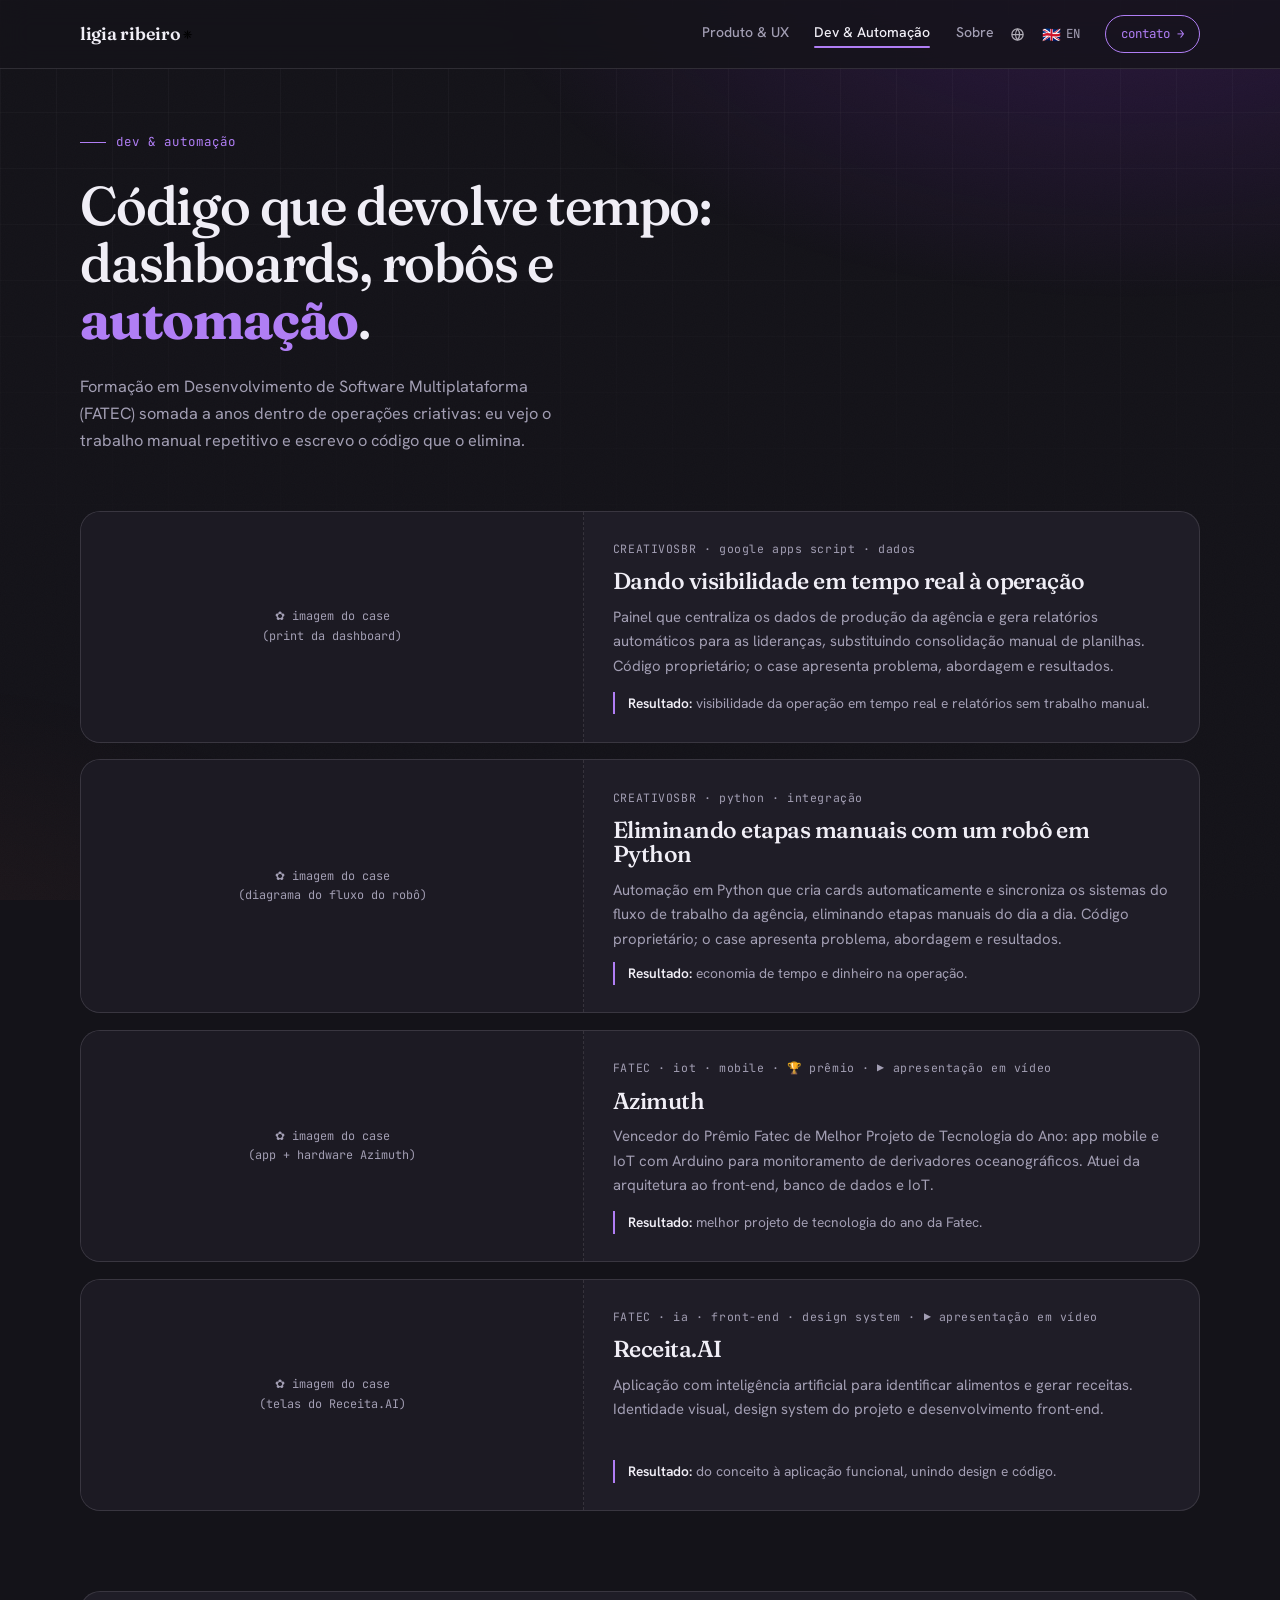
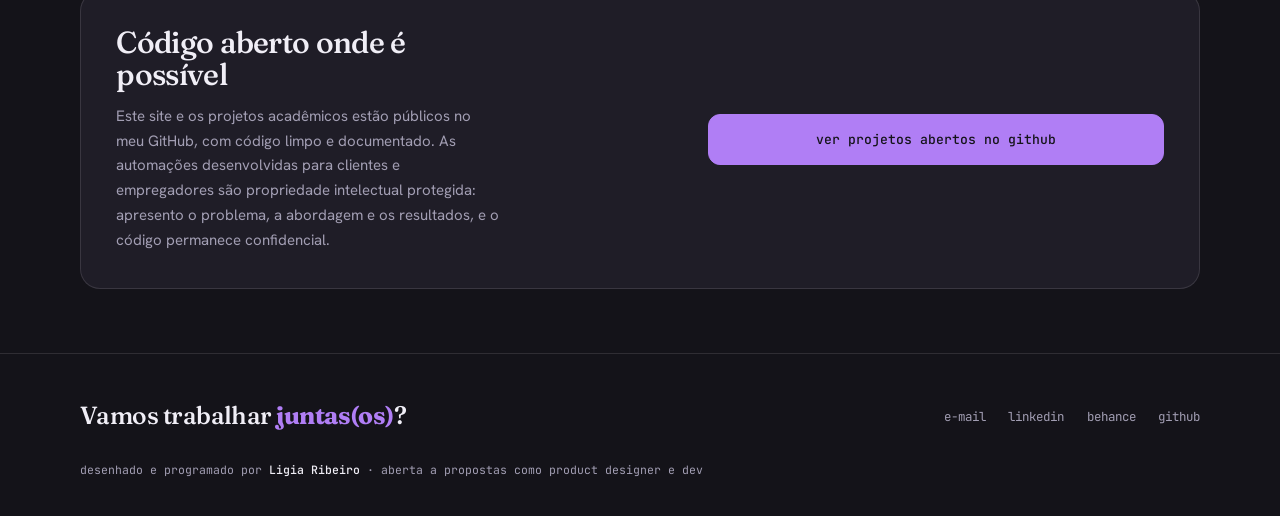
<file: files/preview-dev.html>
<!DOCTYPE html>
<html lang="pt-BR" data-theme="estudio" data-primary="violeta">
<head>
<title>Dev & Automação — Ligia Ribeiro</title>
<meta charset="UTF-8">
<meta name="viewport" content="width=device-width, initial-scale=1.0">
<meta name="description" content="Dashboards, automações em Python e projetos de desenvolvimento com resultado.">
<meta name="referrer" content="strict-origin-when-cross-origin">
<link rel="preconnect" href="https://fonts.googleapis.com">
<link rel="preconnect" href="https://fonts.gstatic.com" crossorigin>
<link href="https://fonts.googleapis.com/css2?family=Fraunces:ital,opsz,wght,SOFT,WONK@0,9..144,100..900,0..100,0..1;1,9..144,100..900,0..100,0..1&family=Hanken+Grotesk:ital,wght@0,300..800;1,300..800&family=JetBrains+Mono:wght@400;500&display=swap" rel="stylesheet">
<style>
/* ============================================================
   SISTEMA DE TOKENS · um sistema, duas peles · v2
   tema "estúdio" → produto & dev (tinta quente, laranja, grade)
   tema "ateliê"  → ilustração (papel, aquarela, mesma família)
   Tipografia única e aconchegante nos dois temas:
   Fraunces (display, soft alto) + Hanken Grotesk (texto)
   ============================================================ */
:root{
  --laranja:#ff7a59;
  --laranja-fundo:rgba(255,122,89,.13);
  --violeta:#8e2de2;
  --primary:var(--laranja);
  --primary-bg:var(--laranja-fundo);
  --mono:'JetBrains Mono',monospace;
  --sans:'Hanken Grotesk',sans-serif;
  --display:'Fraunces',serif;
  --t-tema:.65s cubic-bezier(.4,0,.2,1);
  --raio:20px;
}
[data-theme="estudio"]{
  --fundo:#141319;
  --fundo-2:#1c1a23;
  --superficie:#1f1d27;
  --linha:rgba(240,238,246,.12);
  --texto:#f0eef6;
  --texto-2:#a29eb3;
  --wash:radial-gradient(1100px 620px at 88% -8%, rgba(142,45,226,.13), transparent 60%),
         radial-gradient(900px 540px at -8% 108%, rgba(255,122,89,.09), transparent 55%);
  --grade:linear-gradient(rgba(240,238,246,.04) 1px, transparent 1px),
          linear-gradient(90deg, rgba(240,238,246,.04) 1px, transparent 1px);
  --grao:.035;
}

/* ---------- acento por área: dev puxa para o violeta ---------- */
[data-primary="violeta"]{
  --primary:#b07ef5;
  --primary-bg:rgba(142,45,226,.18);
}
[data-primary="violeta"][data-theme="estudio"]{
  --wash:radial-gradient(1100px 620px at 88% -8%, rgba(142,45,226,.22), transparent 60%),
         radial-gradient(900px 540px at -8% 108%, rgba(255,122,89,.05), transparent 55%);
}

*{margin:0;padding:0;box-sizing:border-box}
html{scroll-behavior:smooth}
body{
  font-family:var(--sans);
  font-weight:400;
  background:var(--fundo);
  color:var(--texto);
  line-height:1.65;
  transition:background-color var(--t-tema), color var(--t-tema);
  min-height:100vh;
}
/* aquarela de fundo + grade sutil */
body::before{
  content:'';position:fixed;inset:0;z-index:-3;
  background:var(--wash);
}
body::after{
  content:'';position:fixed;inset:0;z-index:-2;
  background:var(--grade);
  background-size:56px 56px;
  mask-image:linear-gradient(to bottom, rgba(0,0,0,.9), transparent 70%);
  pointer-events:none;
}
/* grão de papel nos dois temas */
.grao{
  position:fixed;inset:0;z-index:-1;pointer-events:none;
  opacity:var(--grao);
  background-image:url("data:image/svg+xml,%3Csvg xmlns='http://www.w3.org/2000/svg' width='140' height='140'%3E%3Cfilter id='n'%3E%3CfeTurbulence type='fractalNoise' baseFrequency='0.9' numOctaves='2'/%3E%3C/filter%3E%3Crect width='140' height='140' filter='url(%23n)' opacity='0.55'/%3E%3C/svg%3E");
  transition:opacity var(--t-tema);
}
a{color:inherit}
::selection{background:var(--primary);color:#141319}

.wrap{width:min(1120px,92%);margin-inline:auto}

/* ---------- display ---------- */
.disp{
  font-family:var(--display);
  font-variation-settings:'SOFT' 25,'WONK' 0;
  font-weight:530;
  letter-spacing:-.022em;
  line-height:1.05;
}
.disp em{font-style:normal;font-weight:720;color:var(--primary)}

/* ---------- margarida (assinatura) ---------- */
.margarida{display:inline-block;width:.62em;height:.62em;vertical-align:baseline;margin-left:.08em}
.margarida path{fill:var(--laranja)}
.margarida circle{fill:var(--texto);transition:fill var(--t-tema)}

/* ---------- nav ---------- */
nav{
  position:sticky;top:0;z-index:50;
  backdrop-filter:blur(14px);
  background:color-mix(in srgb, var(--fundo) 80%, transparent);
  border-bottom:1px solid var(--linha);
  transition:background-color var(--t-tema), border-color var(--t-tema);
}
.nav-in{display:flex;align-items:center;justify-content:space-between;padding:.95rem 0}
.marca{
  font-family:var(--display);
  font-variation-settings:'SOFT' 25,'WONK' 0;
  font-weight:600;letter-spacing:-.015em;font-size:1.12rem;text-decoration:none;
}
.nav-links{display:flex;gap:1.6rem;list-style:none;font-size:.88rem;font-weight:500}
.nav-links a{text-decoration:none;color:var(--texto-2);transition:color .2s}
.nav-links a:hover,.nav-links a:focus-visible{color:var(--texto)}
.nav-cta{
  font-family:var(--mono);font-size:.78rem;
  border:1px solid var(--primary);color:var(--primary);
  padding:.48rem .95rem;border-radius:999px;text-decoration:none;
  transition:background .2s,color .2s;
}
.nav-cta:hover,.nav-cta:focus-visible{background:var(--primary);color:#141319}

/* ---------- hero ---------- */
header{padding:clamp(4rem,9vh,7rem) 0 3rem}
.eyebrow{
  font-family:var(--mono);font-size:.78rem;letter-spacing:.08em;
  color:var(--primary);display:flex;align-items:center;gap:.6rem;margin-bottom:1.5rem;
}
.eyebrow::before{content:'';width:26px;height:1px;background:var(--primary)}
h1{font-size:clamp(2.5rem,6vw,4.5rem);max-width:16ch}
.hero-sub{
  margin-top:1.6rem;max-width:54ch;color:var(--texto-2);
  font-size:1.08rem;font-weight:400;
}
.hero-meta{
  margin-top:1.7rem;font-family:var(--mono);font-size:.78rem;color:var(--texto-2);
  display:flex;gap:1.4rem;flex-wrap:wrap;
}
.hero-meta b{color:var(--texto);font-weight:500}

/* ---------- portas ---------- */
.portas{
  display:grid;grid-template-columns:repeat(2,1fr);gap:1.05rem;
  padding:1.6rem 0 4rem;
}
.porta{
  position:relative;display:flex;flex-direction:column;gap:1rem;
  background:var(--superficie);
  border:1px solid var(--linha);
  border-radius:var(--raio);
  padding:1.8rem 1.6rem 1.55rem;
  text-decoration:none;
  transition:transform .25s ease, border-color .25s, background-color var(--t-tema);
  min-height:300px;
}
.porta:hover,.porta:focus-visible{transform:translateY(-5px);border-color:var(--primary)}
.porta-tag{font-family:var(--mono);font-size:.72rem;letter-spacing:.06em;color:var(--texto-2)}
.porta h2{font-size:1.62rem}
.porta p{font-size:.94rem;color:var(--texto-2);flex-grow:1}
.porta-prova{
  font-size:.84rem;border-left:2px solid var(--primary);
  padding-left:.85rem;color:var(--texto-2);
}
.porta-prova b{color:var(--texto);font-weight:600}
.porta-cta{
  font-family:var(--mono);font-size:.78rem;color:var(--primary);
  display:flex;align-items:center;gap:.4rem;
}
.porta-cta::after{content:'→';transition:transform .2s}
.porta:hover .porta-cta::after{transform:translateX(4px)}

/* ---------- faixa de prova ---------- */
.provas{
  border-block:1px solid var(--linha);
  padding:2.3rem 0;
  transition:border-color var(--t-tema);
}
.provas-grid{display:grid;grid-template-columns:repeat(4,1fr);gap:2rem}
.prova .n{font-size:1.75rem}
.prova .l{font-size:.84rem;color:var(--texto-2);margin-top:.25rem}

/* ---------- o site como case ---------- */
.meta-case{padding:4.6rem 0}
.meta-grid{display:grid;grid-template-columns:1.1fr .9fr;gap:3rem;align-items:center}
.meta-case h3{font-size:clamp(1.65rem,3.4vw,2.35rem);max-width:19ch}
.meta-case p{color:var(--texto-2);margin-top:1.05rem;max-width:48ch}
.tema-demo{
  background:var(--superficie);border:1px solid var(--linha);border-radius:var(--raio);
  padding:1.45rem;transition:background-color var(--t-tema),border-color var(--t-tema);
}
.tema-demo .lbl{font-family:var(--mono);font-size:.72rem;color:var(--texto-2);margin-bottom:1rem;display:block}
.chips{display:flex;gap:.5rem;flex-wrap:wrap;margin-bottom:1.25rem}
.chip{
  font-family:var(--mono);font-size:.72rem;padding:.36rem .72rem;border-radius:9px;
  border:1px solid var(--linha);display:flex;align-items:center;gap:.45rem;
}
.chip i{width:11px;height:11px;border-radius:3px;display:inline-block}
.botoes-tema{display:flex;gap:.6rem}
.botao-tema{
  flex:1;font-family:var(--mono);font-size:.78rem;cursor:pointer;
  padding:.68rem;border-radius:12px;border:1px solid var(--linha);
  background:transparent;color:var(--texto);transition:border-color .2s,background .2s;
}
.botao-tema[aria-pressed="true"]{border-color:var(--primary);background:var(--primary-bg)}

/* ---------- footer ---------- */
footer{border-top:1px solid var(--linha);padding:3rem 0 2.3rem;transition:border-color var(--t-tema)}
.foot-grid{display:flex;justify-content:space-between;align-items:flex-end;gap:2rem;flex-wrap:wrap}
.foot-grid h4{font-size:1.55rem}
.foot-links{list-style:none;display:flex;gap:1.4rem;font-family:var(--mono);font-size:.78rem}
.foot-links a{color:var(--texto-2);text-decoration:none}
.foot-links a:hover{color:var(--primary)}
.assina{font-family:var(--mono);font-size:.72rem;color:var(--texto-2);margin-top:2rem}
.assina b{color:var(--texto);font-weight:500}

/* ---------- responsivo & acessibilidade ---------- */
:focus-visible{outline:2px solid var(--primary);outline-offset:3px;border-radius:4px}
@media (max-width:880px){
  .portas{grid-template-columns:1fr}
  .provas-grid{grid-template-columns:repeat(2,1fr);gap:1.4rem}
  .meta-grid{grid-template-columns:1fr;gap:1.8rem}
  .nav-links{display:none}
}
@media (prefers-reduced-motion:reduce){
  *,*::before,*::after{transition:none!important;animation:none!important}
  html{scroll-behavior:auto}
}

/* ============================================================
   COMPONENTES DAS PÁGINAS INTERNAS
   ============================================================ */

/* ---------- hero de página interna ---------- */
.pagina-hero{padding:clamp(3.5rem,7vh,5.5rem) 0 2.5rem}
.pagina-hero h1{font-size:clamp(2.1rem,5vw,3.4rem);max-width:22ch}
.pagina-hero .hero-sub{font-size:1.02rem}

/* ---------- categorias de obras ---------- */
.categoria{padding:3rem 0 1rem}
.categoria-head{display:flex;align-items:baseline;justify-content:space-between;gap:1.5rem;flex-wrap:wrap;margin-bottom:1.6rem}
.categoria-head h2{font-size:clamp(1.5rem,3vw,2rem)}
.categoria-head p{color:var(--texto-2);font-size:.92rem;max-width:46ch}

.obras-grid{display:grid;grid-template-columns:repeat(3,1fr);gap:1.05rem}
.obra{
  display:flex;flex-direction:column;
  background:var(--superficie);border:1px solid var(--linha);
  border-radius:var(--raio);overflow:hidden;
  transition:transform .25s ease,border-color .25s;
}
.obra:hover{transform:translateY(-4px);border-color:var(--primary)}
.obra-img{aspect-ratio:4/3;width:100%;object-fit:cover;display:block;background:var(--fundo-2)}
.obra-info{padding:1rem 1.1rem 1.05rem}
.obra-info h3{font-family:var(--sans);font-weight:600;font-size:.98rem}
.obra-info p{color:var(--texto-2);font-size:.84rem;margin-top:.15rem}
.obra-tags{display:flex;gap:.4rem;flex-wrap:wrap;margin-top:.7rem}
.tag{
  font-family:var(--mono);font-size:.68rem;letter-spacing:.03em;
  border:1px solid var(--linha);border-radius:7px;padding:.22rem .55rem;color:var(--texto-2);
}

/* espaço reservado para obra ainda não publicada */
.obra--vazia{
  border-style:dashed;justify-content:center;align-items:center;
  min-height:280px;gap:.6rem;text-align:center;padding:1.5rem;
  color:var(--texto-2);
}
.obra--vazia:hover{transform:none;border-color:var(--linha)}
.obra--vazia .lbl-vazia{font-family:var(--mono);font-size:.74rem;letter-spacing:.05em}
.obra--vazia p{font-size:.82rem;max-width:24ch}

/* ---------- faixa de clientes ---------- */
.clientes{border-block:1px solid var(--linha);padding:1.9rem 0}
.clientes .lbl{font-family:var(--mono);font-size:.72rem;color:var(--texto-2);letter-spacing:.06em;margin-bottom:.9rem;display:block}
.clientes-lista{display:flex;gap:1.2rem 2.2rem;flex-wrap:wrap;list-style:none}
.clientes-lista li{font-family:var(--display);font-variation-settings:'SOFT' 25,'WONK' 0;font-weight:560;font-size:1.06rem}

/* ---------- sobre (com foto) ---------- */
.sobre{padding:4rem 0}
.sobre-grid{display:grid;grid-template-columns:.42fr .58fr;gap:2.6rem;align-items:center}
.sobre-foto{
  aspect-ratio:4/5;border-radius:var(--raio);object-fit:cover;width:100%;
  border:1px solid var(--linha);background:var(--fundo-2);
}
.sobre-foto--vazia{
  display:flex;align-items:center;justify-content:center;text-align:center;
  border-style:dashed;color:var(--texto-2);font-family:var(--mono);font-size:.74rem;padding:1rem;
}
.sobre h2{font-size:clamp(1.6rem,3.2vw,2.2rem);max-width:18ch}
.sobre p{color:var(--texto-2);margin-top:1rem;max-width:52ch}

/* ---------- bloco para diretores de arte / contratação ---------- */
.bloco-ad{
  background:var(--superficie);border:1px solid var(--linha);border-radius:var(--raio);
  padding:2.2rem;margin:1rem 0 4rem;
  display:grid;grid-template-columns:1.1fr .9fr;gap:2.2rem;align-items:center;
}
.bloco-ad h2{font-size:clamp(1.45rem,3vw,1.9rem);max-width:20ch}
.bloco-ad p{color:var(--texto-2);margin-top:.8rem;max-width:48ch;font-size:.94rem}
.bloco-ad-acoes{display:flex;flex-direction:column;gap:.7rem}
.botao{
  font-family:var(--mono);font-size:.82rem;text-align:center;text-decoration:none;
  padding:.85rem 1.2rem;border-radius:12px;border:1px solid var(--primary);
  transition:background .2s,color .2s;
}
.botao--cheio{background:var(--primary);color:#141319;font-weight:500}
.botao--cheio:hover{background:transparent;color:var(--primary)}
.botao--vazado{color:var(--primary)}
.botao--vazado:hover{background:var(--primary-bg)}

/* ---------- lista de cases (produto e dev) ---------- */
.cases{display:flex;flex-direction:column;gap:1.05rem;padding:1rem 0 4rem}
.case-card{
  display:grid;grid-template-columns:.9fr 1.1fr;gap:0;
  background:var(--superficie);border:1px solid var(--linha);border-radius:var(--raio);
  overflow:hidden;text-decoration:none;
  transition:transform .25s ease,border-color .25s;
}
.case-card:hover{transform:translateY(-4px);border-color:var(--primary)}
.case-img{width:100%;height:100%;min-height:230px;object-fit:cover;display:block;background:var(--fundo-2)}
.case-img--vazia{
  display:flex;align-items:center;justify-content:center;
  border-right:1px dashed var(--linha);color:var(--texto-2);
  font-family:var(--mono);font-size:.74rem;text-align:center;padding:1rem;
}
.case-info{padding:1.7rem 1.8rem;display:flex;flex-direction:column;gap:.7rem}
.case-info h2{font-size:1.45rem}
.case-info .contexto{font-family:var(--mono);font-size:.72rem;color:var(--texto-2);letter-spacing:.05em}
.case-info p{color:var(--texto-2);font-size:.93rem;flex-grow:1}
.case-resultado{font-size:.86rem;border-left:2px solid var(--primary);padding-left:.85rem;color:var(--texto-2)}
.case-resultado b{color:var(--texto);font-weight:600}

/* ---------- responsivo interno ---------- */
@media (max-width:880px){
  .obras-grid{grid-template-columns:1fr 1fr}
  .sobre-grid{grid-template-columns:1fr;gap:1.6rem}
  .bloco-ad{grid-template-columns:1fr;gap:1.4rem}
  .case-card{grid-template-columns:1fr}
  .case-img--vazia{border-right:none;border-bottom:1px dashed var(--linha);min-height:160px}
}
@media (max-width:560px){
  .obras-grid{grid-template-columns:1fr}
}

.botao--cheio{color:#141319}

/* ============================================================
   PÁGINA DE CASE (detalhe) · estrutura: overview, vídeo,
   contexto, desafio, processo, solução, resultados, ferramentas
   ============================================================ */
.case-hero{padding:clamp(3rem,6vh,4.5rem) 0 1.5rem}
.case-hero .contexto{font-family:var(--mono);font-size:.74rem;color:var(--texto-2);letter-spacing:.05em;display:block;margin-bottom:.9rem}
.case-hero h1{font-size:clamp(2rem,4.6vw,3.1rem);max-width:24ch}
.case-secao{padding:2.2rem 0 .4rem}
.case-secao h2{font-size:clamp(1.35rem,2.8vw,1.8rem);margin-bottom:.9rem}
.case-secao > p{color:var(--texto-2);max-width:68ch;margin-bottom:.9rem}
.case-secao h3{font-family:var(--sans);font-weight:700;font-size:1rem;margin:1.4rem 0 .35rem}
.case-secao h3 + p{color:var(--texto-2);max-width:66ch}

.video-wrap{
  position:relative;aspect-ratio:16/9;border-radius:var(--raio);overflow:hidden;
  border:1px solid var(--linha);background:var(--fundo-2);margin:1.4rem 0;
}
.video-wrap iframe{position:absolute;inset:0;width:100%;height:100%;border:0}
.video-wrap--vazio{
  display:flex;align-items:center;justify-content:center;text-align:center;
  border-style:dashed;color:var(--texto-2);font-family:var(--mono);font-size:.76rem;padding:1rem;
}

.box-desafio{
  background:var(--superficie);border:1px solid var(--linha);border-radius:var(--raio);
  padding:1.5rem 1.7rem;margin:1.4rem 0;
}
.box-desafio .lbl{font-family:var(--mono);font-size:.72rem;letter-spacing:.06em;color:var(--texto-2);display:block;margin-bottom:.7rem}
.box-desafio ul{list-style:none;display:flex;flex-direction:column;gap:.45rem}
.box-desafio li{font-size:.92rem;color:var(--texto-2);padding-left:1rem;position:relative}
.box-desafio li::before{content:'';position:absolute;left:0;top:.55em;width:5px;height:5px;border-radius:50%;background:var(--primary)}

.metricas{display:grid;grid-template-columns:repeat(3,1fr);gap:1rem;margin:1.4rem 0}
.metrica{
  background:var(--primary-bg);border:1px solid var(--linha);border-radius:var(--raio);
  padding:1.15rem 1.25rem;
}
.metrica .n{font-family:var(--display);font-variation-settings:'SOFT' 25,'WONK' 0;font-weight:640;font-size:1.6rem;color:var(--primary)}
.metrica .l{font-size:.84rem;color:var(--texto-2);margin-top:.1rem}

.resultados{list-style:none;display:flex;flex-direction:column;gap:.5rem;margin:1rem 0 0}
.resultados li{font-size:.94rem;padding-left:1.45rem;position:relative}
.resultados li::before{content:'✓';position:absolute;left:0;color:var(--primary);font-weight:700}

.ferramentas{display:flex;gap:.45rem;flex-wrap:wrap;margin:2.4rem 0 4rem}

.case-voltar{
  font-family:var(--mono);font-size:.78rem;color:var(--texto-2);text-decoration:none;
  display:inline-flex;align-items:center;gap:.4rem;margin-bottom:1rem;
}
.case-voltar:hover{color:var(--primary)}

@media (max-width:720px){.metricas{grid-template-columns:1fr}}

/* ============================================================
   SEÇÃO "O SITE COMO CASE" · leitura em Z
   A: título (topo-esq) → B: controles (topo-dir)
   C: explicação (base-esq) → D: leitura de tokens (base-dir)
   ============================================================ */
.meta-z{display:grid;grid-template-columns:1.05fr .95fr;gap:1.8rem 3rem;align-items:start}
.meta-z-b{display:flex;flex-direction:column;gap:.6rem;justify-self:end;width:100%;max-width:360px}
.meta-z-b .lbl,.tokens-painel .lbl{font-family:var(--mono);font-size:.72rem;letter-spacing:.06em;color:var(--texto-2);display:block;margin-bottom:.15rem}
.meta-z-b .botoes-tema{flex-direction:column;gap:.5rem}
.meta-z-d{justify-self:end;width:100%;max-width:360px}

/* leitura de tokens: especificação, não controle — sem pílula, sem hover, sem cursor */
.tokens-painel{
  background:var(--superficie);border:1px solid var(--linha);border-radius:var(--raio);
  padding:1.2rem 1.3rem;transition:background-color var(--t-tema),border-color var(--t-tema);
}
.tokens-spec{list-style:none;font-family:var(--mono);font-size:.74rem;cursor:default}
.token-linha{
  display:grid;grid-template-columns:14px auto 1fr;gap:.7rem;align-items:center;
  padding:.5rem 0;border-bottom:1px dashed var(--linha);color:var(--texto-2);
}
.token-linha:last-child{border-bottom:none;padding-bottom:.1rem}
.token-linha .sw{width:14px;height:14px;border-radius:4px;border:1px solid var(--linha)}
.token-linha b{color:var(--texto);font-weight:500}
.token-linha .val{text-align:right}

@media (max-width:880px){
  .meta-z{grid-template-columns:1fr;gap:1.3rem}
  .meta-z-b,.meta-z-d{justify-self:stretch;max-width:none}
}

/* ---------- download de CV com seletor de idioma ---------- */
.cv-pop{
  position:absolute;top:calc(100% + 6px);left:0;z-index:20;min-width:200px;
  background:var(--superficie);border:1px solid var(--linha);border-radius:12px;
  padding:.4rem;display:flex;flex-direction:column;gap:.2rem;
  box-shadow:0 12px 30px rgba(0,0,0,.35);
}
.cv-pop a{
  font-family:var(--mono);font-size:.82rem;text-decoration:none;color:var(--texto);
  padding:.6rem .8rem;border-radius:8px;transition:background .18s;
}
.cv-pop a:hover{background:var(--primary-bg);color:var(--primary)}
.cv-pop{min-width:260px}
.cv-pop-lbl{font-family:var(--mono);font-size:.66rem;letter-spacing:.06em;color:var(--texto-2);padding:.5rem .8rem .2rem;display:block}

/* ============================================================
   REVISÃO UX (heurísticas de Nielsen)
   ============================================================ */

/* H1 Visibilidade do estado: link da página atual marcado na nav */
.nav-links a[aria-current="page"]{color:var(--texto)}
.nav-links a[aria-current="page"]::after{content:'';display:block;height:2px;background:var(--primary);border-radius:2px;margin-top:2px}

/* H1/H7 Skip link (acessibilidade + atalho) */
.skip-link{position:absolute;left:-999px;top:0;z-index:100;background:var(--primary);color:#141319;padding:.6rem 1rem;border-radius:0 0 10px 0;font-family:var(--mono);font-size:.8rem}
.skip-link:focus{left:0}

/* seletor de idioma no topo (bandeira + ícone de tradução) */
.lang-switch{display:flex;align-items:center;gap:.5rem}
.lang-switch .globe{width:15px;height:15px;opacity:.7}
.lang-switch a{
  font-family:var(--mono);font-size:.78rem;color:var(--texto-2);text-decoration:none;
  display:flex;align-items:center;gap:.3rem;padding:.3rem .5rem;border-radius:8px;
  border:1px solid transparent;transition:border-color .2s,color .2s;
}
.lang-switch a:hover,.lang-switch a:focus-visible{color:var(--texto);border-color:var(--linha)}
.lang-switch .flag{font-size:.95rem;line-height:1}
.nav-in{gap:1rem}
.nav-right{display:flex;align-items:center;gap:1rem}

/* H1 feedback: voltar ao topo */
.to-top{
  position:fixed;right:20px;bottom:20px;z-index:40;width:42px;height:42px;border-radius:50%;
  background:var(--primary);color:#141319;border:none;cursor:pointer;font-size:1.1rem;
  display:none;align-items:center;justify-content:center;box-shadow:0 6px 18px rgba(0,0,0,.3);
  transition:transform .2s,opacity .3s;opacity:0;
}
.to-top.show{display:flex;opacity:1}
.to-top:hover{transform:translateY(-3px)}
[data-theme="atelie"] .to-top{color:#fffdf9}

/* H4 consistência: vídeo do case ganha rótulo */
.video-legenda{font-family:var(--mono);font-size:.72rem;color:var(--texto-2);margin:-.6rem 0 1.2rem}

/* H8 estética: respiro extra em telas grandes já vem do wrap; refino foco visível global */
a:focus-visible,button:focus-visible{outline:2px solid var(--primary);outline-offset:3px;border-radius:4px}

/* H6 reconhecimento: cartões clicáveis mostram affordance de link */
.case-card,.porta{cursor:pointer}

/* mobile: seletor de idioma continua visível mesmo com nav-links oculto */
@media (max-width:880px){
  .lang-switch a span.lbl{display:none}
  .nav-right{gap:.6rem}
}

</style>

</head>
<body>
<div class="grao" aria-hidden="true"></div>
<svg width="0" height="0" style="position:absolute" aria-hidden="true">
  <defs>
    <g id="flor-margarida">
      <path d="M50 8 C58 20 58 32 50 42 C42 32 42 20 50 8 Z"/>
      <path d="M50 92 C58 80 58 68 50 58 C42 68 42 80 50 92 Z"/>
      <path d="M8 50 C20 42 32 42 42 50 C32 58 20 58 8 50 Z"/>
      <path d="M92 50 C80 42 68 42 58 50 C68 58 80 58 92 50 Z"/>
      <path d="M20 20 C34 24 42 32 46 46 C32 42 24 34 20 20 Z"/>
      <path d="M80 20 C66 24 58 32 54 46 C68 42 76 34 80 20 Z"/>
      <path d="M20 80 C34 76 42 68 46 54 C32 58 24 66 20 80 Z"/>
      <path d="M80 80 C66 76 58 68 54 54 C68 58 76 66 80 80 Z"/>
      <circle cx="50" cy="50" r="11"/>
    </g>
  </defs>
</svg>


<a class="skip-link" href="#main">Pular para o conteúdo</a>
<nav>
  <div class="wrap nav-in">
    <a class="marca" href="index.html">ligia ribeiro<svg class="margarida" viewBox="0 0 100 100" aria-hidden="true"><use href="#flor-margarida"/></svg></a>
    <div class="nav-right">
      <ul class="nav-links">
        <li><a href="produto.html">Produto &amp; UX</a></li>
        <li><a href="dev.html" aria-current="page">Dev &amp; Automação</a></li>
        <li><a href="index.html#sobre">Sobre</a></li>
      </ul>
      <div class="lang-switch">
        <svg class="globe" viewBox="0 0 24 24" fill="none" stroke="currentColor" stroke-width="2" aria-hidden="true"><circle cx="12" cy="12" r="9"/><path d="M3 12h18M12 3a15 15 0 0 1 0 18M12 3a15 15 0 0 0 0 18"/></svg>
        <a href="en/index.html" title="Switch to English" aria-label="Switch to English"><span class="flag">🇬🇧</span><span class="lbl">EN</span></a>
      </div>
      <a class="nav-cta" href="mailto:ligiaribeiro.job@gmail.com">contato →</a>
    </div>
  </div>
</nav>


<main id="main"><header class="wrap pagina-hero">
  <p class="eyebrow">dev &amp; automação</p>
  <h1 class="disp">Código que devolve tempo: dashboards, robôs e <em>automação</em>.</h1>
  <p class="hero-sub">Formação em Desenvolvimento de Software Multiplataforma (FATEC) somada a anos dentro de operações criativas: eu vejo o trabalho manual repetitivo e escrevo o código que o elimina.</p>
</header>

<section class="wrap cases">

  <a class="case-card" href="#">
    <div class="case-img case-img--vazia">✿ imagem do case<br>(print da dashboard)</div>
    <div class="case-info">
      <span class="contexto">CREATIVOSBR · google apps script · dados</span>
      <h2 class="disp">Dando visibilidade em tempo real à operação</h2>
      <p>Painel que centraliza os dados de produção da agência e gera relatórios automáticos para as lideranças, substituindo consolidação manual de planilhas. Código proprietário; o case apresenta problema, abordagem e resultados.</p>
      <span class="case-resultado"><b>Resultado:</b> visibilidade da operação em tempo real e relatórios sem trabalho manual. <!-- SUBSTITUA por métrica: horas/semana e nº de usuários --></span>
    </div>
  </a>

  <a class="case-card" href="#">
    <div class="case-img case-img--vazia">✿ imagem do case<br>(diagrama do fluxo do robô)</div>
    <div class="case-info">
      <span class="contexto">CREATIVOSBR · python · integração</span>
      <h2 class="disp">Eliminando etapas manuais com um robô em Python</h2>
      <p>Automação em Python que cria cards automaticamente e sincroniza os sistemas do fluxo de trabalho da agência, eliminando etapas manuais do dia a dia. Código proprietário; o case apresenta problema, abordagem e resultados.</p>
      <span class="case-resultado"><b>Resultado:</b> economia de tempo e dinheiro na operação. <!-- SUBSTITUA por métrica levantada --></span>
    </div>
  </a>

  <a class="case-card" href="https://youtu.be/kWUGdcpEC64" target="_blank" rel="noopener noreferrer">
    <div class="case-img case-img--vazia">✿ imagem do case<br>(app + hardware Azimuth)</div>
    <div class="case-info">
      <span class="contexto">FATEC · iot · mobile · 🏆 prêmio · ▶ apresentação em vídeo</span>
      <h2 class="disp">Azimuth</h2>
      <p>Vencedor do Prêmio Fatec de Melhor Projeto de Tecnologia do Ano: app mobile e IoT com Arduino para monitoramento de derivadores oceanográficos. Atuei da arquitetura ao front-end, banco de dados e IoT.</p>
      <span class="case-resultado"><b>Resultado:</b> melhor projeto de tecnologia do ano da Fatec.</span>
    </div>
  </a>

  <a class="case-card" href="https://youtu.be/d7jc49lAvUY" target="_blank" rel="noopener noreferrer">
    <div class="case-img case-img--vazia">✿ imagem do case<br>(telas do Receita.AI)</div>
    <div class="case-info">
      <span class="contexto">FATEC · ia · front-end · design system · ▶ apresentação em vídeo</span>
      <h2 class="disp">Receita.AI</h2>
      <p>Aplicação com inteligência artificial para identificar alimentos e gerar receitas. Identidade visual, design system do projeto e desenvolvimento front-end.</p>
      <span class="case-resultado"><b>Resultado:</b> do conceito à aplicação funcional, unindo design e código.</span>
    </div>
  </a>

</section>

<div class="wrap">
  <section class="bloco-ad">
    <div>
      <h2 class="disp">Código aberto onde é possível</h2>
      <p>Este site e os projetos acadêmicos estão públicos no meu GitHub, com código limpo e documentado. As automações desenvolvidas para clientes e empregadores são propriedade intelectual protegida: apresento o problema, a abordagem e os resultados, e o código permanece confidencial.</p>
    </div>
    <div class="bloco-ad-acoes">
      <a class="botao botao--cheio" href="https://github.com/ligribeiro" target="_blank" rel="noopener noreferrer">ver projetos abertos no github</a>
    </div>
  </section>
</div>

</main>
<footer>
  <div class="wrap">
    <div class="foot-grid">
      <h4 class="disp">Vamos trabalhar <em>juntas(os)</em>?</h4>
      <ul class="foot-links">
        <li><a href="mailto:ligiaribeiro.job@gmail.com">e-mail</a></li>
        <li><a href="https://www.linkedin.com/in/liribeiro" target="_blank" rel="noopener noreferrer">linkedin</a></li>
        <li><a href="https://www.behance.net/Liribeiro" target="_blank" rel="noopener noreferrer">behance</a></li>
        <li><a href="https://github.com/ligribeiro" target="_blank" rel="noopener noreferrer">github</a></li>
      </ul>
    </div>
    <p class="assina">desenhado e programado por <b>Ligia Ribeiro</b> · aberta a propostas como product designer e dev</p>
  </div>
</footer>

<button class="to-top" aria-label="Voltar ao topo" title="Voltar ao topo">↑</button>
<script>
/* Botão "voltar ao topo": aparece após rolar, feedback de estado (Nielsen H1). */
(function(){
  var btn=document.querySelector('.to-top');
  if(!btn) return;
  window.addEventListener('scroll',function(){
    if(window.scrollY>600){btn.classList.add('show')}else{btn.classList.remove('show')}
  },{passive:true});
  btn.addEventListener('click',function(){window.scrollTo({top:0,behavior:'smooth'})});
})();

</script>
</body>
</html>
</file>
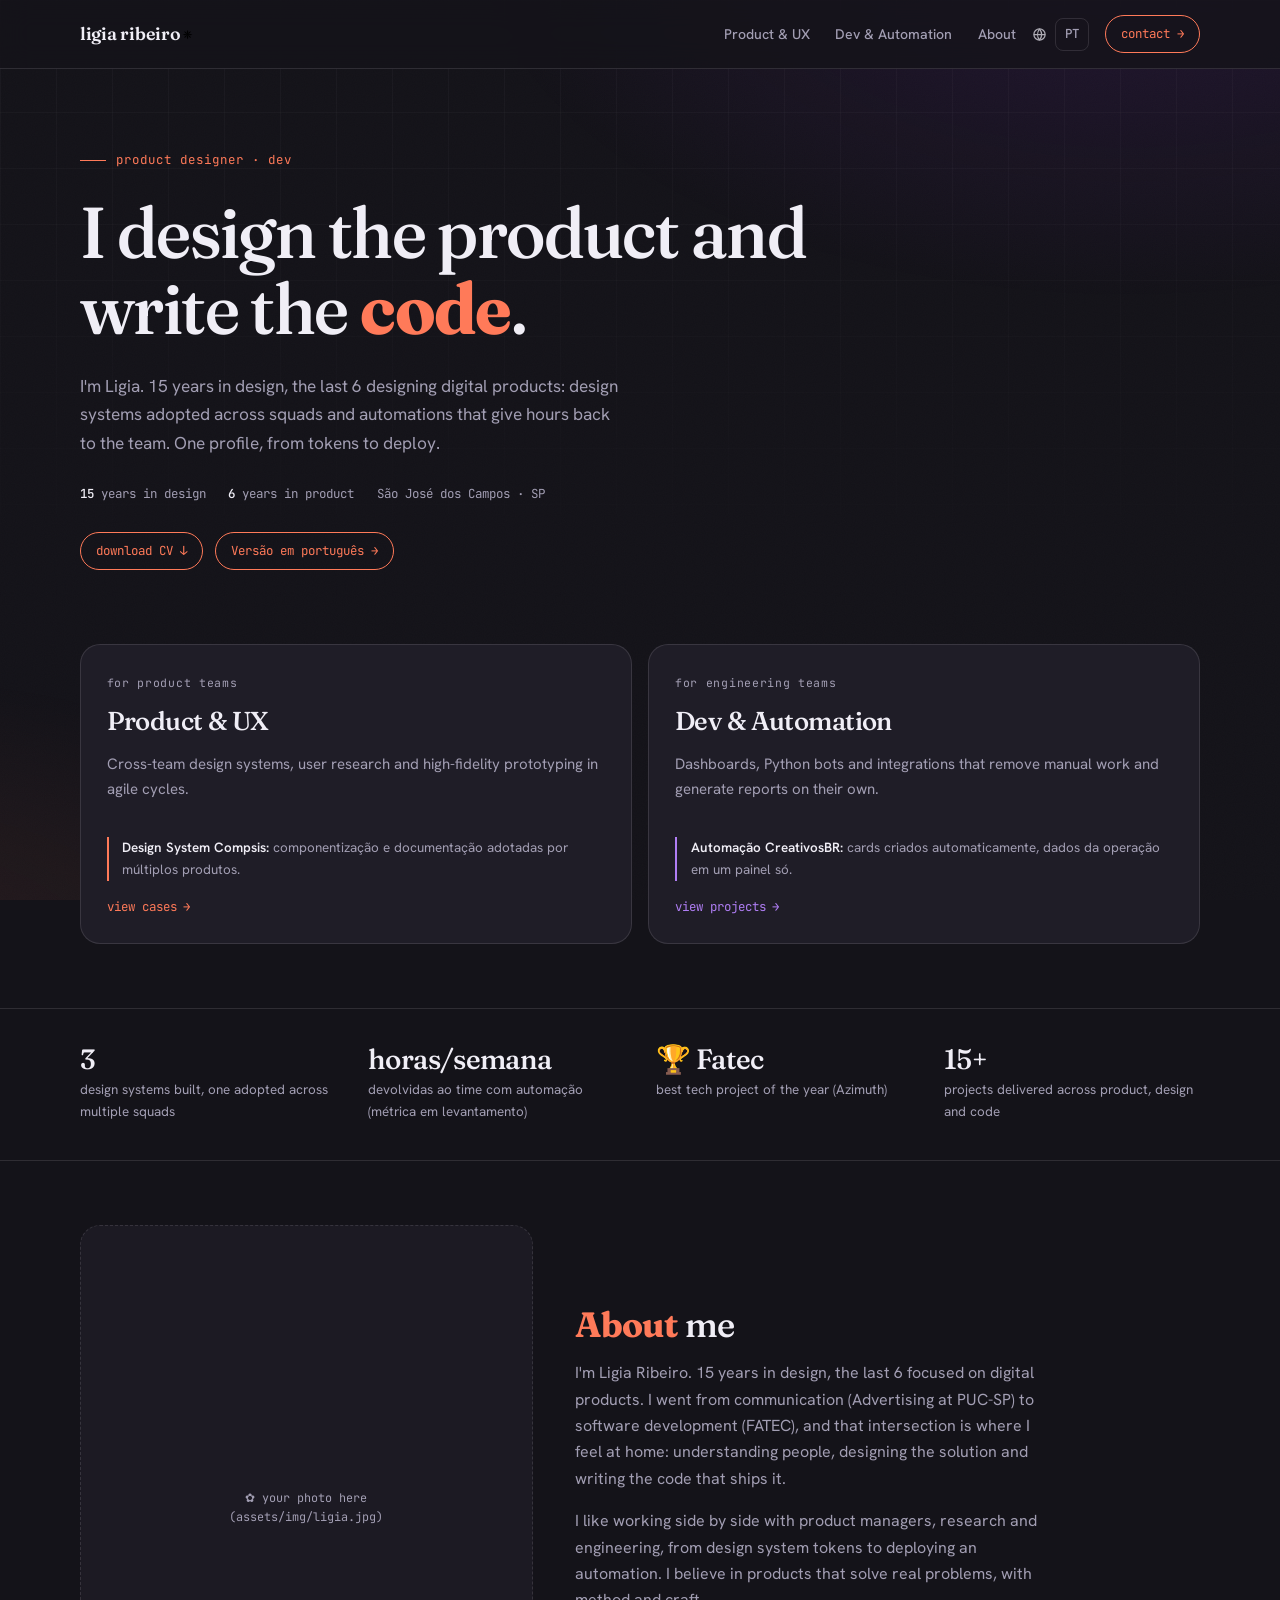
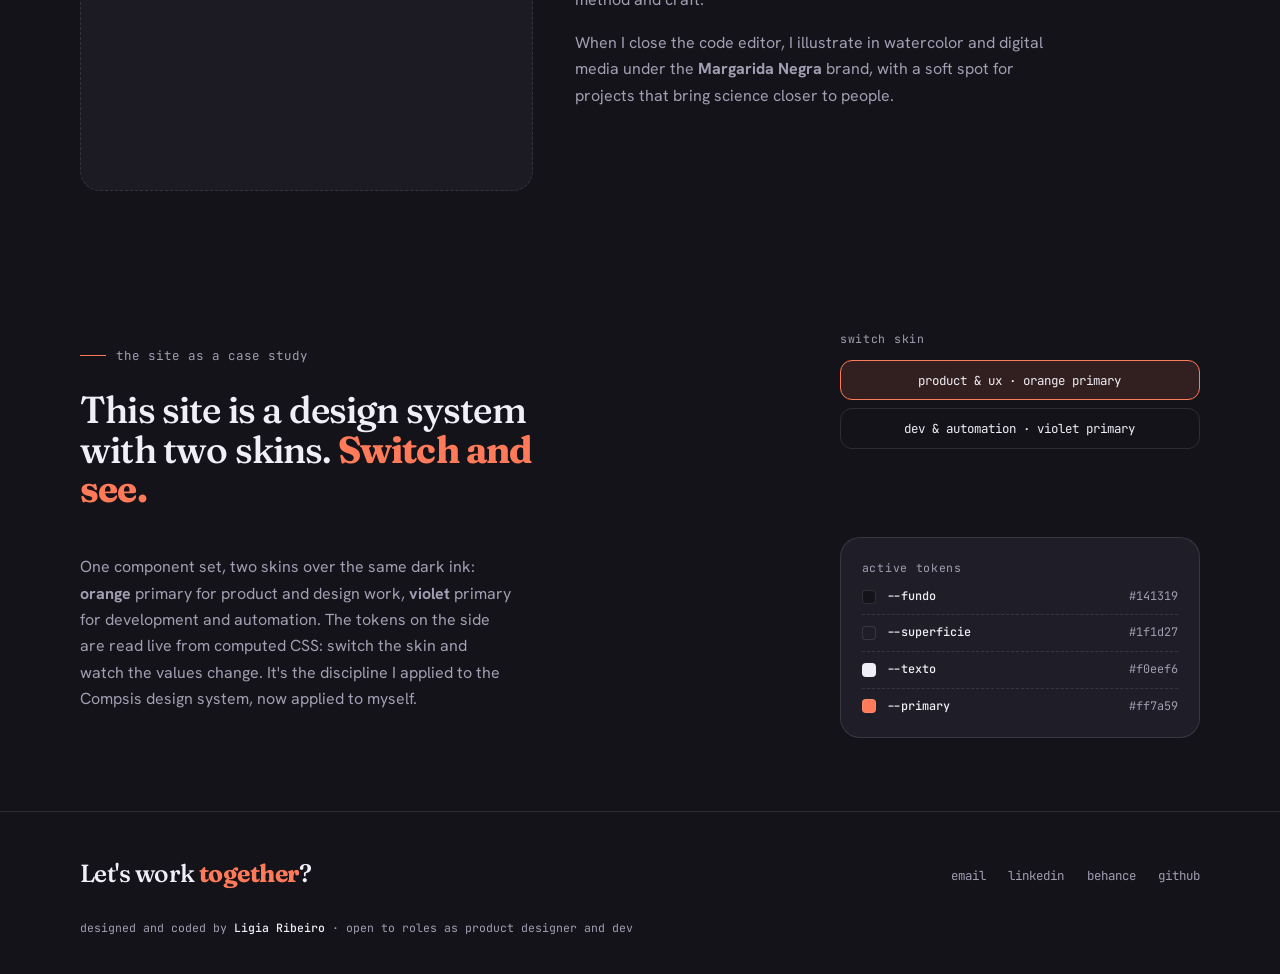
<file: files/preview-index-EN.html>
<!DOCTYPE html>
<html lang="en" data-theme="estudio">
<head>
<meta charset="UTF-8">
<meta name="viewport" content="width=device-width, initial-scale=1.0">
<meta name="referrer" content="strict-origin-when-cross-origin">
<title>Ligia Ribeiro · Product Designer &amp; Dev (EN)</title>
<meta name="description" content="Product designer que programa: design systems adotados por múltiplas squads, UX research e automações. 15 anos em design, 5+ em produtos digitais.">
<link rel="canonical" href="https://liribeiro.com.br/">
<meta property="og:title" content="Ligia Ribeiro · Product Designer & Dev">
<meta property="og:description" content="Desenho o produto e escrevo o código. Design systems, UX e automação.">
<meta property="og:url" content="https://liribeiro.com.br/">
<meta property="og:type" content="website">
<link rel="preconnect" href="https://fonts.googleapis.com">
<link rel="preconnect" href="https://fonts.gstatic.com" crossorigin>
<link href="https://fonts.googleapis.com/css2?family=Fraunces:ital,opsz,wght,SOFT,WONK@0,9..144,100..900,0..100,0..1;1,9..144,100..900,0..100,0..1&family=Hanken+Grotesk:ital,wght@0,300..800;1,300..800&family=JetBrains+Mono:wght@400;500&display=swap" rel="stylesheet">
<style>
/* ============================================================
   SISTEMA DE TOKENS · um sistema, duas peles · v2
   tema "estúdio" → produto & dev (tinta quente, laranja, grade)
   tema "ateliê"  → ilustração (papel, aquarela, mesma família)
   Tipografia única e aconchegante nos dois temas:
   Fraunces (display, soft alto) + Hanken Grotesk (texto)
   ============================================================ */
:root{
  --laranja:#ff7a59;
  --laranja-fundo:rgba(255,122,89,.13);
  --violeta:#8e2de2;
  --primary:var(--laranja);
  --primary-bg:var(--laranja-fundo);
  --mono:'JetBrains Mono',monospace;
  --sans:'Hanken Grotesk',sans-serif;
  --display:'Fraunces',serif;
  --t-tema:.65s cubic-bezier(.4,0,.2,1);
  --raio:20px;
}
[data-theme="estudio"]{
  --fundo:#141319;
  --fundo-2:#1c1a23;
  --superficie:#1f1d27;
  --linha:rgba(240,238,246,.12);
  --texto:#f0eef6;
  --texto-2:#a29eb3;
  --wash:radial-gradient(1100px 620px at 88% -8%, rgba(142,45,226,.13), transparent 60%),
         radial-gradient(900px 540px at -8% 108%, rgba(255,122,89,.09), transparent 55%);
  --grade:linear-gradient(rgba(240,238,246,.04) 1px, transparent 1px),
          linear-gradient(90deg, rgba(240,238,246,.04) 1px, transparent 1px);
  --grao:.035;
}

/* ---------- acento por área: dev puxa para o violeta ---------- */
[data-primary="violeta"]{
  --primary:#b07ef5;
  --primary-bg:rgba(142,45,226,.18);
}
[data-primary="violeta"][data-theme="estudio"]{
  --wash:radial-gradient(1100px 620px at 88% -8%, rgba(142,45,226,.22), transparent 60%),
         radial-gradient(900px 540px at -8% 108%, rgba(255,122,89,.05), transparent 55%);
}

*{margin:0;padding:0;box-sizing:border-box}
html{scroll-behavior:smooth}
body{
  font-family:var(--sans);
  font-weight:400;
  background:var(--fundo);
  color:var(--texto);
  line-height:1.65;
  transition:background-color var(--t-tema), color var(--t-tema);
  min-height:100vh;
}
/* aquarela de fundo + grade sutil */
body::before{
  content:'';position:fixed;inset:0;z-index:-3;
  background:var(--wash);
}
body::after{
  content:'';position:fixed;inset:0;z-index:-2;
  background:var(--grade);
  background-size:56px 56px;
  mask-image:linear-gradient(to bottom, rgba(0,0,0,.9), transparent 70%);
  pointer-events:none;
}
/* grão de papel nos dois temas */
.grao{
  position:fixed;inset:0;z-index:-1;pointer-events:none;
  opacity:var(--grao);
  background-image:url("data:image/svg+xml,%3Csvg xmlns='http://www.w3.org/2000/svg' width='140' height='140'%3E%3Cfilter id='n'%3E%3CfeTurbulence type='fractalNoise' baseFrequency='0.9' numOctaves='2'/%3E%3C/filter%3E%3Crect width='140' height='140' filter='url(%23n)' opacity='0.55'/%3E%3C/svg%3E");
  transition:opacity var(--t-tema);
}
a{color:inherit}
::selection{background:var(--primary);color:#141319}

.wrap{width:min(1120px,92%);margin-inline:auto}

/* ---------- display ---------- */
.disp{
  font-family:var(--display);
  font-variation-settings:'SOFT' 25,'WONK' 0;
  font-weight:530;
  letter-spacing:-.022em;
  line-height:1.05;
}
.disp em{font-style:normal;font-weight:720;color:var(--primary)}

/* ---------- margarida (assinatura) ---------- */
.margarida{display:inline-block;width:.62em;height:.62em;vertical-align:baseline;margin-left:.08em}
.margarida path{fill:var(--laranja)}
.margarida circle{fill:var(--texto);transition:fill var(--t-tema)}

/* ---------- nav ---------- */
nav{
  position:sticky;top:0;z-index:50;
  backdrop-filter:blur(14px);
  background:color-mix(in srgb, var(--fundo) 80%, transparent);
  border-bottom:1px solid var(--linha);
  transition:background-color var(--t-tema), border-color var(--t-tema);
}
.nav-in{display:flex;align-items:center;justify-content:space-between;padding:.95rem 0}
.marca{
  font-family:var(--display);
  font-variation-settings:'SOFT' 25,'WONK' 0;
  font-weight:600;letter-spacing:-.015em;font-size:1.12rem;text-decoration:none;
}
.nav-links{display:flex;gap:1.6rem;list-style:none;font-size:.88rem;font-weight:500}
.nav-links a{text-decoration:none;color:var(--texto-2);transition:color .2s}
.nav-links a:hover,.nav-links a:focus-visible{color:var(--texto)}
.nav-cta{
  font-family:var(--mono);font-size:.78rem;
  border:1px solid var(--primary);color:var(--primary);
  padding:.48rem .95rem;border-radius:999px;text-decoration:none;
  transition:background .2s,color .2s;
}
.nav-cta:hover,.nav-cta:focus-visible{background:var(--primary);color:#141319}

/* ---------- hero ---------- */
header{padding:clamp(4rem,9vh,7rem) 0 3rem}
.eyebrow{
  font-family:var(--mono);font-size:.78rem;letter-spacing:.08em;
  color:var(--primary);display:flex;align-items:center;gap:.6rem;margin-bottom:1.5rem;
}
.eyebrow::before{content:'';width:26px;height:1px;background:var(--primary)}
h1{font-size:clamp(2.5rem,6vw,4.5rem);max-width:16ch}
.hero-sub{
  margin-top:1.6rem;max-width:54ch;color:var(--texto-2);
  font-size:1.08rem;font-weight:400;
}
.hero-meta{
  margin-top:1.7rem;font-family:var(--mono);font-size:.78rem;color:var(--texto-2);
  display:flex;gap:1.4rem;flex-wrap:wrap;
}
.hero-meta b{color:var(--texto);font-weight:500}

/* ---------- portas ---------- */
.portas{
  display:grid;grid-template-columns:repeat(2,1fr);gap:1.05rem;
  padding:1.6rem 0 4rem;
}
.porta{
  position:relative;display:flex;flex-direction:column;gap:1rem;
  background:var(--superficie);
  border:1px solid var(--linha);
  border-radius:var(--raio);
  padding:1.8rem 1.6rem 1.55rem;
  text-decoration:none;
  transition:transform .25s ease, border-color .25s, background-color var(--t-tema);
  min-height:300px;
}
.porta:hover,.porta:focus-visible{transform:translateY(-5px);border-color:var(--primary)}
.porta-tag{font-family:var(--mono);font-size:.72rem;letter-spacing:.06em;color:var(--texto-2)}
.porta h2{font-size:1.62rem}
.porta p{font-size:.94rem;color:var(--texto-2);flex-grow:1}
.porta-prova{
  font-size:.84rem;border-left:2px solid var(--primary);
  padding-left:.85rem;color:var(--texto-2);
}
.porta-prova b{color:var(--texto);font-weight:600}
.porta-cta{
  font-family:var(--mono);font-size:.78rem;color:var(--primary);
  display:flex;align-items:center;gap:.4rem;
}
.porta-cta::after{content:'→';transition:transform .2s}
.porta:hover .porta-cta::after{transform:translateX(4px)}

/* ---------- faixa de prova ---------- */
.provas{
  border-block:1px solid var(--linha);
  padding:2.3rem 0;
  transition:border-color var(--t-tema);
}
.provas-grid{display:grid;grid-template-columns:repeat(4,1fr);gap:2rem}
.prova .n{font-size:1.75rem}
.prova .l{font-size:.84rem;color:var(--texto-2);margin-top:.25rem}

/* ---------- o site como case ---------- */
.meta-case{padding:4.6rem 0}
.meta-grid{display:grid;grid-template-columns:1.1fr .9fr;gap:3rem;align-items:center}
.meta-case h3{font-size:clamp(1.65rem,3.4vw,2.35rem);max-width:19ch}
.meta-case p{color:var(--texto-2);margin-top:1.05rem;max-width:48ch}
.tema-demo{
  background:var(--superficie);border:1px solid var(--linha);border-radius:var(--raio);
  padding:1.45rem;transition:background-color var(--t-tema),border-color var(--t-tema);
}
.tema-demo .lbl{font-family:var(--mono);font-size:.72rem;color:var(--texto-2);margin-bottom:1rem;display:block}
.chips{display:flex;gap:.5rem;flex-wrap:wrap;margin-bottom:1.25rem}
.chip{
  font-family:var(--mono);font-size:.72rem;padding:.36rem .72rem;border-radius:9px;
  border:1px solid var(--linha);display:flex;align-items:center;gap:.45rem;
}
.chip i{width:11px;height:11px;border-radius:3px;display:inline-block}
.botoes-tema{display:flex;gap:.6rem}
.botao-tema{
  flex:1;font-family:var(--mono);font-size:.78rem;cursor:pointer;
  padding:.68rem;border-radius:12px;border:1px solid var(--linha);
  background:transparent;color:var(--texto);transition:border-color .2s,background .2s;
}
.botao-tema[aria-pressed="true"]{border-color:var(--primary);background:var(--primary-bg)}

/* ---------- footer ---------- */
footer{border-top:1px solid var(--linha);padding:3rem 0 2.3rem;transition:border-color var(--t-tema)}
.foot-grid{display:flex;justify-content:space-between;align-items:flex-end;gap:2rem;flex-wrap:wrap}
.foot-grid h4{font-size:1.55rem}
.foot-links{list-style:none;display:flex;gap:1.4rem;font-family:var(--mono);font-size:.78rem}
.foot-links a{color:var(--texto-2);text-decoration:none}
.foot-links a:hover{color:var(--primary)}
.assina{font-family:var(--mono);font-size:.72rem;color:var(--texto-2);margin-top:2rem}
.assina b{color:var(--texto);font-weight:500}

/* ---------- responsivo & acessibilidade ---------- */
:focus-visible{outline:2px solid var(--primary);outline-offset:3px;border-radius:4px}
@media (max-width:880px){
  .portas{grid-template-columns:1fr}
  .provas-grid{grid-template-columns:repeat(2,1fr);gap:1.4rem}
  .meta-grid{grid-template-columns:1fr;gap:1.8rem}
  .nav-links{display:none}
}
@media (prefers-reduced-motion:reduce){
  *,*::before,*::after{transition:none!important;animation:none!important}
  html{scroll-behavior:auto}
}

/* ============================================================
   COMPONENTES DAS PÁGINAS INTERNAS
   ============================================================ */

/* ---------- hero de página interna ---------- */
.pagina-hero{padding:clamp(3.5rem,7vh,5.5rem) 0 2.5rem}
.pagina-hero h1{font-size:clamp(2.1rem,5vw,3.4rem);max-width:22ch}
.pagina-hero .hero-sub{font-size:1.02rem}

/* ---------- categorias de obras ---------- */
.categoria{padding:3rem 0 1rem}
.categoria-head{display:flex;align-items:baseline;justify-content:space-between;gap:1.5rem;flex-wrap:wrap;margin-bottom:1.6rem}
.categoria-head h2{font-size:clamp(1.5rem,3vw,2rem)}
.categoria-head p{color:var(--texto-2);font-size:.92rem;max-width:46ch}

.obras-grid{display:grid;grid-template-columns:repeat(3,1fr);gap:1.05rem}
.obra{
  display:flex;flex-direction:column;
  background:var(--superficie);border:1px solid var(--linha);
  border-radius:var(--raio);overflow:hidden;
  transition:transform .25s ease,border-color .25s;
}
.obra:hover{transform:translateY(-4px);border-color:var(--primary)}
.obra-img{aspect-ratio:4/3;width:100%;object-fit:cover;display:block;background:var(--fundo-2)}
.obra-info{padding:1rem 1.1rem 1.05rem}
.obra-info h3{font-family:var(--sans);font-weight:600;font-size:.98rem}
.obra-info p{color:var(--texto-2);font-size:.84rem;margin-top:.15rem}
.obra-tags{display:flex;gap:.4rem;flex-wrap:wrap;margin-top:.7rem}
.tag{
  font-family:var(--mono);font-size:.68rem;letter-spacing:.03em;
  border:1px solid var(--linha);border-radius:7px;padding:.22rem .55rem;color:var(--texto-2);
}

/* espaço reservado para obra ainda não publicada */
.obra--vazia{
  border-style:dashed;justify-content:center;align-items:center;
  min-height:280px;gap:.6rem;text-align:center;padding:1.5rem;
  color:var(--texto-2);
}
.obra--vazia:hover{transform:none;border-color:var(--linha)}
.obra--vazia .lbl-vazia{font-family:var(--mono);font-size:.74rem;letter-spacing:.05em}
.obra--vazia p{font-size:.82rem;max-width:24ch}

/* ---------- faixa de clientes ---------- */
.clientes{border-block:1px solid var(--linha);padding:1.9rem 0}
.clientes .lbl{font-family:var(--mono);font-size:.72rem;color:var(--texto-2);letter-spacing:.06em;margin-bottom:.9rem;display:block}
.clientes-lista{display:flex;gap:1.2rem 2.2rem;flex-wrap:wrap;list-style:none}
.clientes-lista li{font-family:var(--display);font-variation-settings:'SOFT' 25,'WONK' 0;font-weight:560;font-size:1.06rem}

/* ---------- sobre (com foto) ---------- */
.sobre{padding:4rem 0}
.sobre-grid{display:grid;grid-template-columns:.42fr .58fr;gap:2.6rem;align-items:center}
.sobre-foto{
  aspect-ratio:4/5;border-radius:var(--raio);object-fit:cover;width:100%;
  border:1px solid var(--linha);background:var(--fundo-2);
}
.sobre-foto--vazia{
  display:flex;align-items:center;justify-content:center;text-align:center;
  border-style:dashed;color:var(--texto-2);font-family:var(--mono);font-size:.74rem;padding:1rem;
}
.sobre h2{font-size:clamp(1.6rem,3.2vw,2.2rem);max-width:18ch}
.sobre p{color:var(--texto-2);margin-top:1rem;max-width:52ch}

/* ---------- bloco para diretores de arte / contratação ---------- */
.bloco-ad{
  background:var(--superficie);border:1px solid var(--linha);border-radius:var(--raio);
  padding:2.2rem;margin:1rem 0 4rem;
  display:grid;grid-template-columns:1.1fr .9fr;gap:2.2rem;align-items:center;
}
.bloco-ad h2{font-size:clamp(1.45rem,3vw,1.9rem);max-width:20ch}
.bloco-ad p{color:var(--texto-2);margin-top:.8rem;max-width:48ch;font-size:.94rem}
.bloco-ad-acoes{display:flex;flex-direction:column;gap:.7rem}
.botao{
  font-family:var(--mono);font-size:.82rem;text-align:center;text-decoration:none;
  padding:.85rem 1.2rem;border-radius:12px;border:1px solid var(--primary);
  transition:background .2s,color .2s;
}
.botao--cheio{background:var(--primary);color:#141319;font-weight:500}
.botao--cheio:hover{background:transparent;color:var(--primary)}
.botao--vazado{color:var(--primary)}
.botao--vazado:hover{background:var(--primary-bg)}

/* ---------- lista de cases (produto e dev) ---------- */
.cases{display:flex;flex-direction:column;gap:1.05rem;padding:1rem 0 4rem}
.case-card{
  display:grid;grid-template-columns:.9fr 1.1fr;gap:0;
  background:var(--superficie);border:1px solid var(--linha);border-radius:var(--raio);
  overflow:hidden;text-decoration:none;
  transition:transform .25s ease,border-color .25s;
}
.case-card:hover{transform:translateY(-4px);border-color:var(--primary)}
.case-img{width:100%;height:100%;min-height:230px;object-fit:cover;display:block;background:var(--fundo-2)}
.case-img--vazia{
  display:flex;align-items:center;justify-content:center;
  border-right:1px dashed var(--linha);color:var(--texto-2);
  font-family:var(--mono);font-size:.74rem;text-align:center;padding:1rem;
}
.case-info{padding:1.7rem 1.8rem;display:flex;flex-direction:column;gap:.7rem}
.case-info h2{font-size:1.45rem}
.case-info .contexto{font-family:var(--mono);font-size:.72rem;color:var(--texto-2);letter-spacing:.05em}
.case-info p{color:var(--texto-2);font-size:.93rem;flex-grow:1}
.case-resultado{font-size:.86rem;border-left:2px solid var(--primary);padding-left:.85rem;color:var(--texto-2)}
.case-resultado b{color:var(--texto);font-weight:600}

/* ---------- responsivo interno ---------- */
@media (max-width:880px){
  .obras-grid{grid-template-columns:1fr 1fr}
  .sobre-grid{grid-template-columns:1fr;gap:1.6rem}
  .bloco-ad{grid-template-columns:1fr;gap:1.4rem}
  .case-card{grid-template-columns:1fr}
  .case-img--vazia{border-right:none;border-bottom:1px dashed var(--linha);min-height:160px}
}
@media (max-width:560px){
  .obras-grid{grid-template-columns:1fr}
}

.botao--cheio{color:#141319}

/* ============================================================
   PÁGINA DE CASE (detalhe) · estrutura: overview, vídeo,
   contexto, desafio, processo, solução, resultados, ferramentas
   ============================================================ */
.case-hero{padding:clamp(3rem,6vh,4.5rem) 0 1.5rem}
.case-hero .contexto{font-family:var(--mono);font-size:.74rem;color:var(--texto-2);letter-spacing:.05em;display:block;margin-bottom:.9rem}
.case-hero h1{font-size:clamp(2rem,4.6vw,3.1rem);max-width:24ch}
.case-secao{padding:2.2rem 0 .4rem}
.case-secao h2{font-size:clamp(1.35rem,2.8vw,1.8rem);margin-bottom:.9rem}
.case-secao > p{color:var(--texto-2);max-width:68ch;margin-bottom:.9rem}
.case-secao h3{font-family:var(--sans);font-weight:700;font-size:1rem;margin:1.4rem 0 .35rem}
.case-secao h3 + p{color:var(--texto-2);max-width:66ch}

.video-wrap{
  position:relative;aspect-ratio:16/9;border-radius:var(--raio);overflow:hidden;
  border:1px solid var(--linha);background:var(--fundo-2);margin:1.4rem 0;
}
.video-wrap iframe{position:absolute;inset:0;width:100%;height:100%;border:0}
.video-wrap--vazio{
  display:flex;align-items:center;justify-content:center;text-align:center;
  border-style:dashed;color:var(--texto-2);font-family:var(--mono);font-size:.76rem;padding:1rem;
}

.box-desafio{
  background:var(--superficie);border:1px solid var(--linha);border-radius:var(--raio);
  padding:1.5rem 1.7rem;margin:1.4rem 0;
}
.box-desafio .lbl{font-family:var(--mono);font-size:.72rem;letter-spacing:.06em;color:var(--texto-2);display:block;margin-bottom:.7rem}
.box-desafio ul{list-style:none;display:flex;flex-direction:column;gap:.45rem}
.box-desafio li{font-size:.92rem;color:var(--texto-2);padding-left:1rem;position:relative}
.box-desafio li::before{content:'';position:absolute;left:0;top:.55em;width:5px;height:5px;border-radius:50%;background:var(--primary)}

.metricas{display:grid;grid-template-columns:repeat(3,1fr);gap:1rem;margin:1.4rem 0}
.metrica{
  background:var(--primary-bg);border:1px solid var(--linha);border-radius:var(--raio);
  padding:1.15rem 1.25rem;
}
.metrica .n{font-family:var(--display);font-variation-settings:'SOFT' 25,'WONK' 0;font-weight:640;font-size:1.6rem;color:var(--primary)}
.metrica .l{font-size:.84rem;color:var(--texto-2);margin-top:.1rem}

.resultados{list-style:none;display:flex;flex-direction:column;gap:.5rem;margin:1rem 0 0}
.resultados li{font-size:.94rem;padding-left:1.45rem;position:relative}
.resultados li::before{content:'✓';position:absolute;left:0;color:var(--primary);font-weight:700}

.ferramentas{display:flex;gap:.45rem;flex-wrap:wrap;margin:2.4rem 0 4rem}

.case-voltar{
  font-family:var(--mono);font-size:.78rem;color:var(--texto-2);text-decoration:none;
  display:inline-flex;align-items:center;gap:.4rem;margin-bottom:1rem;
}
.case-voltar:hover{color:var(--primary)}

@media (max-width:720px){.metricas{grid-template-columns:1fr}}

/* ============================================================
   SEÇÃO "O SITE COMO CASE" · leitura em Z
   A: título (topo-esq) → B: controles (topo-dir)
   C: explicação (base-esq) → D: leitura de tokens (base-dir)
   ============================================================ */
.meta-z{display:grid;grid-template-columns:1.05fr .95fr;gap:1.8rem 3rem;align-items:start}
.meta-z-b{display:flex;flex-direction:column;gap:.6rem;justify-self:end;width:100%;max-width:360px}
.meta-z-b .lbl,.tokens-painel .lbl{font-family:var(--mono);font-size:.72rem;letter-spacing:.06em;color:var(--texto-2);display:block;margin-bottom:.15rem}
.meta-z-b .botoes-tema{flex-direction:column;gap:.5rem}
.meta-z-d{justify-self:end;width:100%;max-width:360px}

/* leitura de tokens: especificação, não controle — sem pílula, sem hover, sem cursor */
.tokens-painel{
  background:var(--superficie);border:1px solid var(--linha);border-radius:var(--raio);
  padding:1.2rem 1.3rem;transition:background-color var(--t-tema),border-color var(--t-tema);
}
.tokens-spec{list-style:none;font-family:var(--mono);font-size:.74rem;cursor:default}
.token-linha{
  display:grid;grid-template-columns:14px auto 1fr;gap:.7rem;align-items:center;
  padding:.5rem 0;border-bottom:1px dashed var(--linha);color:var(--texto-2);
}
.token-linha:last-child{border-bottom:none;padding-bottom:.1rem}
.token-linha .sw{width:14px;height:14px;border-radius:4px;border:1px solid var(--linha)}
.token-linha b{color:var(--texto);font-weight:500}
.token-linha .val{text-align:right}

@media (max-width:880px){
  .meta-z{grid-template-columns:1fr;gap:1.3rem}
  .meta-z-b,.meta-z-d{justify-self:stretch;max-width:none}
}

/* ---------- download de CV com seletor de idioma ---------- */
.cv-pop{
  position:absolute;top:calc(100% + 6px);left:0;z-index:20;min-width:200px;
  background:var(--superficie);border:1px solid var(--linha);border-radius:12px;
  padding:.4rem;display:flex;flex-direction:column;gap:.2rem;
  box-shadow:0 12px 30px rgba(0,0,0,.35);
}
.cv-pop a{
  font-family:var(--mono);font-size:.82rem;text-decoration:none;color:var(--texto);
  padding:.6rem .8rem;border-radius:8px;transition:background .18s;
}
.cv-pop a:hover{background:var(--primary-bg);color:var(--primary)}
.cv-pop{min-width:260px}
.cv-pop-lbl{font-family:var(--mono);font-size:.66rem;letter-spacing:.06em;color:var(--texto-2);padding:.5rem .8rem .2rem;display:block}

/* ============================================================
   REVISÃO UX (heurísticas de Nielsen)
   ============================================================ */

/* H1 Visibilidade do estado: link da página atual marcado na nav */
.nav-links a[aria-current="page"]{color:var(--texto)}
.nav-links a[aria-current="page"]::after{content:'';display:block;height:2px;background:var(--primary);border-radius:2px;margin-top:2px}

/* H1/H7 Skip link (acessibilidade + atalho) */
.skip-link{position:absolute;left:-999px;top:0;z-index:100;background:var(--primary);color:#141319;padding:.6rem 1rem;border-radius:0 0 10px 0;font-family:var(--mono);font-size:.8rem}
.skip-link:focus{left:0}

/* seletor de idioma no topo (bandeira + ícone de tradução) */
.lang-switch{display:flex;align-items:center;gap:.5rem}
.lang-switch .globe{width:15px;height:15px;opacity:.7}
.lang-switch a{
  font-family:var(--mono);font-size:.78rem;font-weight:500;color:var(--texto-2);text-decoration:none;
  display:flex;align-items:center;gap:.35rem;padding:.32rem .55rem;border-radius:8px;
  border:1px solid var(--linha);transition:border-color .2s,color .2s;
}
.lang-switch a:hover,.lang-switch a:focus-visible{color:var(--texto);border-color:var(--linha)}
.lang-switch .flag{font-size:.95rem;line-height:1}
.nav-in{gap:1rem}
.nav-right{display:flex;align-items:center;gap:1rem}

/* H1 feedback: voltar ao topo */
.to-top{
  position:fixed;right:20px;bottom:20px;z-index:40;width:42px;height:42px;border-radius:50%;
  background:var(--primary);color:#141319;border:none;cursor:pointer;font-size:1.1rem;
  display:none;align-items:center;justify-content:center;box-shadow:0 6px 18px rgba(0,0,0,.3);
  transition:transform .2s,opacity .3s;opacity:0;
}
.to-top.show{display:flex;opacity:1}
.to-top:hover{transform:translateY(-3px)}
[data-theme="atelie"] .to-top{color:#fffdf9}

/* H4 consistência: vídeo do case ganha rótulo */
.video-legenda{font-family:var(--mono);font-size:.72rem;color:var(--texto-2);margin:-.6rem 0 1.2rem}

/* H8 estética: respiro extra em telas grandes já vem do wrap; refino foco visível global */
a:focus-visible,button:focus-visible{outline:2px solid var(--primary);outline-offset:3px;border-radius:4px}

/* H6 reconhecimento: cartões clicáveis mostram affordance de link */
.case-card,.porta{cursor:pointer}

/* mobile: seletor de idioma continua visível mesmo com nav-links oculto */
@media (max-width:880px){
  .nav-right{gap:.6rem}
}

</style>

</head>
<body>
<div class="grao" aria-hidden="true"></div>

<svg width="0" height="0" style="position:absolute" aria-hidden="true">
  <defs>
    <g id="flor-margarida">
      <path d="M50 8 C58 20 58 32 50 42 C42 32 42 20 50 8 Z"/>
      <path d="M50 92 C58 80 58 68 50 58 C42 68 42 80 50 92 Z"/>
      <path d="M8 50 C20 42 32 42 42 50 C32 58 20 58 8 50 Z"/>
      <path d="M92 50 C80 42 68 42 58 50 C68 58 80 58 92 50 Z"/>
      <path d="M20 20 C34 24 42 32 46 46 C32 42 24 34 20 20 Z"/>
      <path d="M80 20 C66 24 58 32 54 46 C68 42 76 34 80 20 Z"/>
      <path d="M20 80 C34 76 42 68 46 54 C32 58 24 66 20 80 Z"/>
      <path d="M80 80 C66 76 58 68 54 54 C68 58 76 66 80 80 Z"/>
      <circle cx="50" cy="50" r="11"/>
    </g>
  </defs>
</svg>

<a class="skip-link" href="#main">Skip to content</a>
<nav>
  <div class="wrap nav-in">
    <a class="marca" href="index.html">ligia ribeiro<svg class="margarida" viewBox="0 0 100 100" aria-hidden="true"><use href="#flor-margarida"/></svg></a>
    <div class="nav-right">
      <ul class="nav-links">
        <li><a href="../produto.html">Product &amp; UX</a></li>
        <li><a href="../dev.html">Dev &amp; Automation</a></li>
        <li><a href="index.html#about">About</a></li>
      </ul>
      <div class="lang-switch">
        <svg class="globe" viewBox="0 0 24 24" fill="none" stroke="currentColor" stroke-width="2" aria-hidden="true"><circle cx="12" cy="12" r="9"/><path d="M3 12h18M12 3a15 15 0 0 1 0 18M12 3a15 15 0 0 0 0 18"/></svg>
        <a href="../index.html" title="Ver em português" aria-label="Ver em português" lang="pt-BR"><span class="lbl">PT</span></a>
      </div>
      <a class="nav-cta" href="mailto:ligiaribeiro.job@gmail.com">contact →</a>
    </div>
  </div>
</nav>

<main id="main"><header class="wrap">
  <p class="eyebrow">product designer · dev</p>
  <h1 class="disp">I design the product and write the <em>code</em>.</h1>
  <p class="hero-sub">I'm Ligia. 15 years in design, the last 6 designing digital products: design systems adopted across squads and automations that give hours back to the team. One profile, from tokens to deploy.</p>
  <div class="hero-meta">
    <span><b>15</b> years in design</span>
    <span><b>6</b> years in product</span>
    <span>São José dos Campos · SP</span>
  </div>
  <div style="margin-top:1.7rem;display:flex;gap:.7rem;flex-wrap:wrap">
    <a class="nav-cta" data-cv-download href="../assets/cv/Ligia_Ribeiro_CV_PT.pdf">download CV ↓</a>
    <a class="nav-cta" href="../index.html">Versão em português →</a>
  </div>
</header>

<section class="wrap portas" aria-label="Escolha por onde começar">

  <a class="porta" href="../produto.html" data-tema="estudio">
    <span class="porta-tag">for product teams</span>
    <h2 class="disp">Product &amp; UX</h2>
    <p>Cross-team design systems, user research and high-fidelity prototyping in agile cycles.</p>
    <span class="porta-prova"><b>Design System Compsis:</b> componentização e documentação adotadas por múltiplos produtos.</span>
    <span class="porta-cta">view cases</span>
  </a>

  <a class="porta" href="../dev.html" data-tema="dev" style="--primary:#b07ef5;--primary-bg:rgba(142,45,226,.18)">
    <span class="porta-tag">for engineering teams</span>
    <h2 class="disp">Dev &amp; Automation</h2>
    <p>Dashboards, Python bots and integrations that remove manual work and generate reports on their own.</p>
    <span class="porta-prova"><b>Automação CreativosBR:</b> cards criados automaticamente, dados da operação em um painel só.</span>
    <span class="porta-cta">view projects</span>
  </a>


</section>

<section class="provas">
  <div class="wrap provas-grid">
    <div class="prova"><div class="n disp">3</div><div class="l">design systems built, one adopted across multiple squads</div></div>
    <div class="prova"><div class="n disp">horas/semana</div><div class="l">devolvidas ao time com automação (métrica em levantamento)</div></div>
    <div class="prova"><div class="n disp">🏆 Fatec</div><div class="l">best tech project of the year (Azimuth)</div></div>
    <div class="prova"><div class="n disp">15+</div><div class="l">projects delivered across product, design and code</div></div>
  </div>
</section>


<section class="wrap sobre" id="about">
  <div class="sobre-grid">
    <div class="sobre-foto sobre-foto--vazia">✿ your photo here<br>(assets/img/ligia.jpg)</div>
    <div>
      <h2 class="disp"><em>About</em> me</h2>
      <p>I'm Ligia Ribeiro. 15 years in design, the last 6 focused on digital products. I went from communication (Advertising at PUC-SP) to software development (FATEC), and that intersection is where I feel at home: understanding people, designing the solution and writing the code that ships it.</p>
      <p>I like working side by side with product managers, research and engineering, from design system tokens to deploying an automation. I believe in products that solve real problems, with method and craft.</p>
      <p>When I close the code editor, I illustrate in watercolor and digital media under the <b>Margarida Negra</b> brand, with a soft spot for projects that bring science closer to people.</p>
    </div>
  </div>
</section>

<section class="wrap meta-case" id="system">
  <div class="meta-z">

    <div class="meta-z-a">
      <p class="eyebrow">the site as a case study</p>
      <h3 class="disp">This site is a design system with two skins. <em>Switch and see.</em></h3>
    </div>

    <div class="meta-z-b">
      <span class="lbl">switch skin</span>
      <div class="botoes-tema" role="group" aria-label="Alternar pele do design system">
        <button class="botao-tema" data-set="estudio" aria-pressed="true">product &amp; ux · orange primary</button>
        <button class="botao-tema" data-set="dev" aria-pressed="false">dev &amp; automation · violet primary</button>
      </div>
    </div>

    <div class="meta-z-c">
      <p>One component set, two skins over the same dark ink: <b>orange</b> primary for product and design work, <b>violet</b> primary for development and automation. The tokens on the side are read live from computed CSS: switch the skin and watch the values change. It's the discipline I applied to the Compsis design system, now applied to myself.</p>
    </div>

    <div class="meta-z-d">
      <div class="tokens-painel">
        <span class="lbl">active tokens</span>
        <ul class="tokens-spec" aria-live="polite">
          <li class="token-linha"><i class="sw" style="background:var(--fundo)"></i><b>--fundo</b><span class="val" data-token="fundo"></span></li>
          <li class="token-linha"><i class="sw" style="background:var(--superficie)"></i><b>--superficie</b><span class="val" data-token="superficie"></span></li>
          <li class="token-linha"><i class="sw" style="background:var(--texto)"></i><b>--texto</b><span class="val" data-token="texto"></span></li>
          <li class="token-linha"><i class="sw" style="background:var(--primary)"></i><b>--primary</b><span class="val" data-token="primary"></span></li>
        </ul>
      </div>
    </div>

  </div>
</section>

</main>
<footer>
  <div class="wrap">
    <div class="foot-grid">
      <h4 class="disp">Let's work <em>together</em>?</h4>
      <ul class="foot-links">
        <li><a href="mailto:ligiaribeiro.job@gmail.com">email</a></li>
        <li><a href="https://www.linkedin.com/in/liribeiro" target="_blank" rel="noopener noreferrer">linkedin</a></li>
        <li><a href="https://www.behance.net/Liribeiro" target="_blank" rel="noopener noreferrer">behance</a></li>
        <li><a href="https://github.com/ligribeiro" target="_blank" rel="noopener noreferrer">github</a></li>
      </ul>
    </div>
    <p class="assina">designed and coded by <b>Ligia Ribeiro</b> · open to roles as product designer and dev</p>
  </div>
</footer>

<script>
/* Peles do design system: estúdio (produto, primary laranja) e estúdio+violeta (dev).
   Troca via hover/foco nas portas e via botões da seção do design system.
   A leitura de tokens exibe o valor computado de cada custom property. */
(function(){
  const raiz=document.documentElement;
  const MODOS={
    estudio:{theme:'estudio',primary:null},
    dev:{theme:'estudio',primary:'violeta'}
  };
  const portas=document.querySelectorAll('.porta[data-tema]');
  const botoes=document.querySelectorAll('.botao-tema');
  const tokens=document.querySelectorAll('[data-token]');
  const mq=window.matchMedia('(hover:hover)');
  let modoFixo='estudio';

  function lerTokens(){
    const cs=getComputedStyle(raiz);
    tokens.forEach(el=>{
      el.textContent=cs.getPropertyValue('--'+el.dataset.token).trim();
    });
  }

  function aplicar(m){
    const cfg=MODOS[m]||MODOS.estudio;
    raiz.setAttribute('data-theme',cfg.theme);
    if(cfg.primary){raiz.setAttribute('data-primary',cfg.primary)}
    else{raiz.removeAttribute('data-primary')}
    botoes.forEach(b=>b.setAttribute('aria-pressed', b.dataset.set===m ? 'true':'false'));
    lerTokens();
  }

  portas.forEach(p=>{
    if(mq.matches){
      p.addEventListener('mouseenter',()=>aplicar(p.dataset.tema));
      p.addEventListener('mouseleave',()=>aplicar(modoFixo));
    }
    p.addEventListener('focus',()=>aplicar(p.dataset.tema));
    p.addEventListener('blur',()=>aplicar(modoFixo));
  });

  botoes.forEach(b=>b.addEventListener('click',()=>{
    modoFixo=b.dataset.set;
    aplicar(modoFixo);
  }));

  lerTokens();
})();

</script>
<script>
/* Seletor de download do CV: idioma (PT/EN) x versão (ATS/bonito). */
(function(){
  document.querySelectorAll('[data-cv-download]').forEach(function(btn){
    btn.addEventListener('click', function(e){
      e.preventDefault();
      var open = btn.parentNode.querySelector('.cv-pop');
      if(open){ open.remove(); btn.setAttribute('aria-expanded','false'); return; }
      var base = btn.getAttribute('href').replace(/assets\/cv\/.*$/, 'assets/cv/');
      var pop = document.createElement('div');
      pop.className='cv-pop'; pop.setAttribute('role','menu');
      pop.innerHTML =
        '<span class="cv-pop-lbl">para envio a pessoas</span>'+
        '<a role="menuitem" href="'+base+'Ligia_Ribeiro_CV_PT_bonito.pdf" download>Português — versão visual</a>'+
        '<a role="menuitem" href="'+base+'Ligia_Ribeiro_CV_EN_bonito.pdf" download>English — visual version</a>'+
        '<span class="cv-pop-lbl">para candidaturas online (ATS)</span>'+
        '<a role="menuitem" href="'+base+'Ligia_Ribeiro_CV_PT.pdf" download>Português — versão simples</a>'+
        '<a role="menuitem" href="'+base+'Ligia_Ribeiro_CV_EN.pdf" download>English — simple version</a>';
      btn.parentNode.style.position='relative';
      btn.parentNode.appendChild(pop);
      btn.setAttribute('aria-expanded','true');
      setTimeout(function(){
        document.addEventListener('click', function fecha(ev){
          if(!pop.contains(ev.target)&&ev.target!==btn){pop.remove();btn.setAttribute('aria-expanded','false');document.removeEventListener('click',fecha);}
        });
      },0);
    });
  });
})();

</script>
<button class="to-top" aria-label="Back to top" title="Back to top">↑</button>
<script>
/* Botão "voltar ao topo": aparece após rolar, feedback de estado (Nielsen H1). */
(function(){
  var btn=document.querySelector('.to-top');
  if(!btn) return;
  window.addEventListener('scroll',function(){
    if(window.scrollY>600){btn.classList.add('show')}else{btn.classList.remove('show')}
  },{passive:true});
  btn.addEventListener('click',function(){window.scrollTo({top:0,behavior:'smooth'})});
})();

</script>
</body>
</html>
</file>
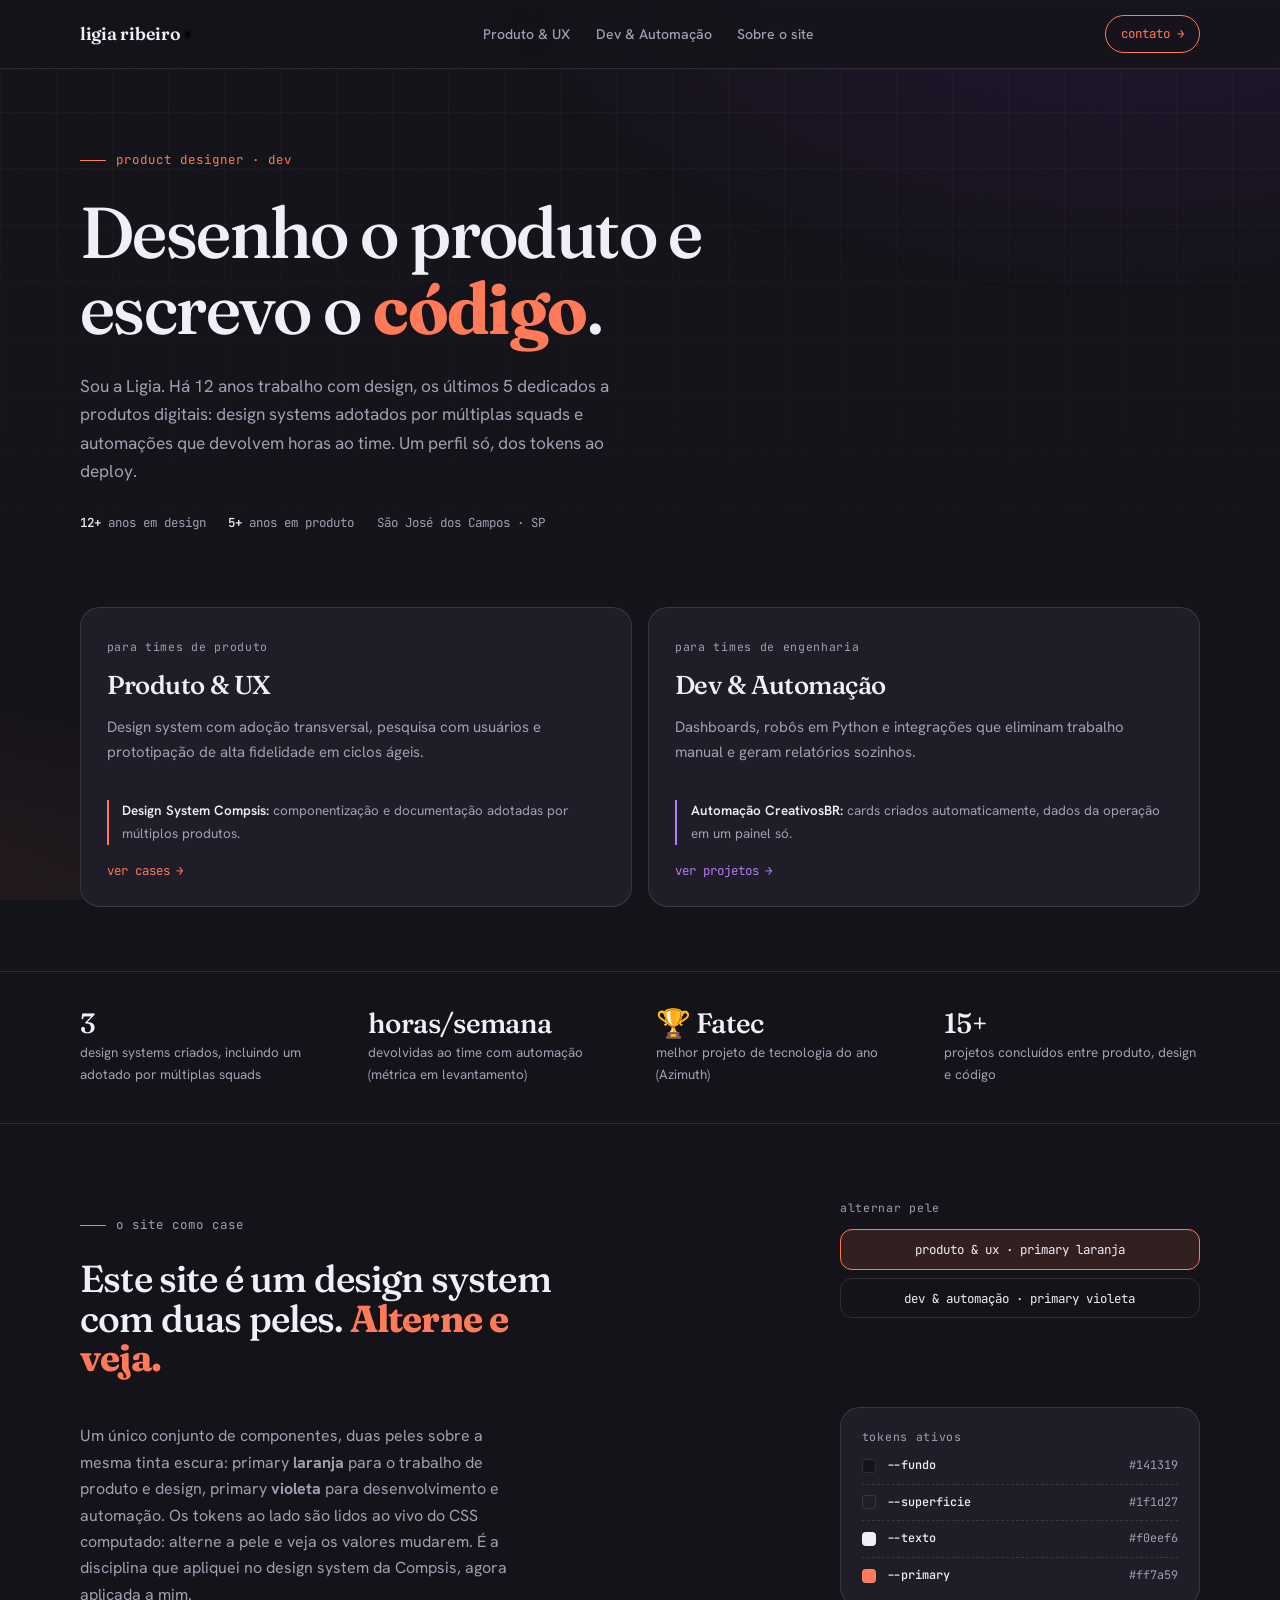
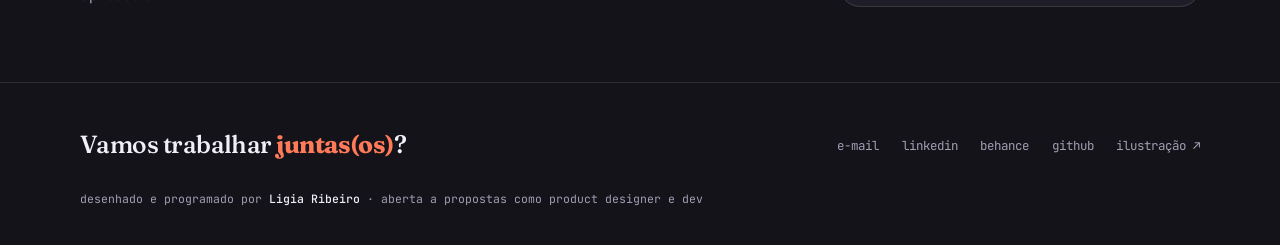
<file: files/preview-index.html>
<!DOCTYPE html>
<html lang="pt-BR" data-theme="estudio">
<head>
<meta charset="UTF-8">
<meta name="viewport" content="width=device-width, initial-scale=1.0">
<title>Ligia Ribeiro · Product Designer &amp; Dev</title>
<meta name="description" content="Product designer que programa: design systems adotados por múltiplas squads, UX research e automações. 12+ anos em design, 5+ em produtos digitais.">
<link rel="canonical" href="https://liribeiro.com.br/">
<meta property="og:title" content="Ligia Ribeiro · Product Designer & Dev">
<meta property="og:description" content="Desenho o produto e escrevo o código. Design systems, UX e automação.">
<meta property="og:url" content="https://liribeiro.com.br/">
<meta property="og:type" content="website">
<link rel="preconnect" href="https://fonts.googleapis.com">
<link rel="preconnect" href="https://fonts.gstatic.com" crossorigin>
<link href="https://fonts.googleapis.com/css2?family=Fraunces:ital,opsz,wght,SOFT,WONK@0,9..144,100..900,0..100,0..1;1,9..144,100..900,0..100,0..1&family=Hanken+Grotesk:ital,wght@0,300..800;1,300..800&family=JetBrains+Mono:wght@400;500&display=swap" rel="stylesheet">
<style>
/* ============================================================
   SISTEMA DE TOKENS · um sistema, duas peles · v2
   tema "estúdio" → produto & dev (tinta quente, laranja, grade)
   tema "ateliê"  → ilustração (papel, aquarela, mesma família)
   Tipografia única e aconchegante nos dois temas:
   Fraunces (display, soft alto) + Hanken Grotesk (texto)
   ============================================================ */
:root{
  --laranja:#ff7a59;
  --laranja-fundo:rgba(255,122,89,.13);
  --violeta:#8e2de2;
  --primary:var(--laranja);
  --primary-bg:var(--laranja-fundo);
  --mono:'JetBrains Mono',monospace;
  --sans:'Hanken Grotesk',sans-serif;
  --display:'Fraunces',serif;
  --t-tema:.65s cubic-bezier(.4,0,.2,1);
  --raio:20px;
}
[data-theme="estudio"]{
  --fundo:#141319;
  --fundo-2:#1c1a23;
  --superficie:#1f1d27;
  --linha:rgba(240,238,246,.12);
  --texto:#f0eef6;
  --texto-2:#a29eb3;
  --wash:radial-gradient(1100px 620px at 88% -8%, rgba(142,45,226,.13), transparent 60%),
         radial-gradient(900px 540px at -8% 108%, rgba(255,122,89,.09), transparent 55%);
  --grade:linear-gradient(rgba(240,238,246,.04) 1px, transparent 1px),
          linear-gradient(90deg, rgba(240,238,246,.04) 1px, transparent 1px);
  --grao:.035;
}

/* ---------- acento por área: dev puxa para o violeta ---------- */
[data-primary="violeta"]{
  --primary:#b07ef5;
  --primary-bg:rgba(142,45,226,.18);
}
[data-primary="violeta"][data-theme="estudio"]{
  --wash:radial-gradient(1100px 620px at 88% -8%, rgba(142,45,226,.22), transparent 60%),
         radial-gradient(900px 540px at -8% 108%, rgba(255,122,89,.05), transparent 55%);
}

*{margin:0;padding:0;box-sizing:border-box}
html{scroll-behavior:smooth}
body{
  font-family:var(--sans);
  font-weight:400;
  background:var(--fundo);
  color:var(--texto);
  line-height:1.65;
  transition:background-color var(--t-tema), color var(--t-tema);
  min-height:100vh;
}
/* aquarela de fundo + grade sutil */
body::before{
  content:'';position:fixed;inset:0;z-index:-3;
  background:var(--wash);
}
body::after{
  content:'';position:fixed;inset:0;z-index:-2;
  background:var(--grade);
  background-size:56px 56px;
  mask-image:linear-gradient(to bottom, rgba(0,0,0,.9), transparent 70%);
  pointer-events:none;
}
/* grão de papel nos dois temas */
.grao{
  position:fixed;inset:0;z-index:-1;pointer-events:none;
  opacity:var(--grao);
  background-image:url("data:image/svg+xml,%3Csvg xmlns='http://www.w3.org/2000/svg' width='140' height='140'%3E%3Cfilter id='n'%3E%3CfeTurbulence type='fractalNoise' baseFrequency='0.9' numOctaves='2'/%3E%3C/filter%3E%3Crect width='140' height='140' filter='url(%23n)' opacity='0.55'/%3E%3C/svg%3E");
  transition:opacity var(--t-tema);
}
a{color:inherit}
::selection{background:var(--primary);color:#141319}

.wrap{width:min(1120px,92%);margin-inline:auto}

/* ---------- display ---------- */
.disp{
  font-family:var(--display);
  font-variation-settings:'SOFT' 25,'WONK' 0;
  font-weight:530;
  letter-spacing:-.022em;
  line-height:1.05;
}
.disp em{font-style:normal;font-weight:720;color:var(--primary)}

/* ---------- margarida (assinatura) ---------- */
.margarida{display:inline-block;width:.62em;height:.62em;vertical-align:baseline;margin-left:.08em}
.margarida path{fill:var(--laranja)}
.margarida circle{fill:var(--texto);transition:fill var(--t-tema)}

/* ---------- nav ---------- */
nav{
  position:sticky;top:0;z-index:50;
  backdrop-filter:blur(14px);
  background:color-mix(in srgb, var(--fundo) 80%, transparent);
  border-bottom:1px solid var(--linha);
  transition:background-color var(--t-tema), border-color var(--t-tema);
}
.nav-in{display:flex;align-items:center;justify-content:space-between;padding:.95rem 0}
.marca{
  font-family:var(--display);
  font-variation-settings:'SOFT' 25,'WONK' 0;
  font-weight:600;letter-spacing:-.015em;font-size:1.12rem;text-decoration:none;
}
.nav-links{display:flex;gap:1.6rem;list-style:none;font-size:.88rem;font-weight:500}
.nav-links a{text-decoration:none;color:var(--texto-2);transition:color .2s}
.nav-links a:hover,.nav-links a:focus-visible{color:var(--texto)}
.nav-cta{
  font-family:var(--mono);font-size:.78rem;
  border:1px solid var(--primary);color:var(--primary);
  padding:.48rem .95rem;border-radius:999px;text-decoration:none;
  transition:background .2s,color .2s;
}
.nav-cta:hover,.nav-cta:focus-visible{background:var(--primary);color:#141319}

/* ---------- hero ---------- */
header{padding:clamp(4rem,9vh,7rem) 0 3rem}
.eyebrow{
  font-family:var(--mono);font-size:.78rem;letter-spacing:.08em;
  color:var(--primary);display:flex;align-items:center;gap:.6rem;margin-bottom:1.5rem;
}
.eyebrow::before{content:'';width:26px;height:1px;background:var(--primary)}
h1{font-size:clamp(2.5rem,6vw,4.5rem);max-width:16ch}
.hero-sub{
  margin-top:1.6rem;max-width:54ch;color:var(--texto-2);
  font-size:1.08rem;font-weight:400;
}
.hero-meta{
  margin-top:1.7rem;font-family:var(--mono);font-size:.78rem;color:var(--texto-2);
  display:flex;gap:1.4rem;flex-wrap:wrap;
}
.hero-meta b{color:var(--texto);font-weight:500}

/* ---------- portas ---------- */
.portas{
  display:grid;grid-template-columns:repeat(2,1fr);gap:1.05rem;
  padding:1.6rem 0 4rem;
}
.porta{
  position:relative;display:flex;flex-direction:column;gap:1rem;
  background:var(--superficie);
  border:1px solid var(--linha);
  border-radius:var(--raio);
  padding:1.8rem 1.6rem 1.55rem;
  text-decoration:none;
  transition:transform .25s ease, border-color .25s, background-color var(--t-tema);
  min-height:300px;
}
.porta:hover,.porta:focus-visible{transform:translateY(-5px);border-color:var(--primary)}
.porta-tag{font-family:var(--mono);font-size:.72rem;letter-spacing:.06em;color:var(--texto-2)}
.porta h2{font-size:1.62rem}
.porta p{font-size:.94rem;color:var(--texto-2);flex-grow:1}
.porta-prova{
  font-size:.84rem;border-left:2px solid var(--primary);
  padding-left:.85rem;color:var(--texto-2);
}
.porta-prova b{color:var(--texto);font-weight:600}
.porta-cta{
  font-family:var(--mono);font-size:.78rem;color:var(--primary);
  display:flex;align-items:center;gap:.4rem;
}
.porta-cta::after{content:'→';transition:transform .2s}
.porta:hover .porta-cta::after{transform:translateX(4px)}

/* ---------- faixa de prova ---------- */
.provas{
  border-block:1px solid var(--linha);
  padding:2.3rem 0;
  transition:border-color var(--t-tema);
}
.provas-grid{display:grid;grid-template-columns:repeat(4,1fr);gap:2rem}
.prova .n{font-size:1.75rem}
.prova .l{font-size:.84rem;color:var(--texto-2);margin-top:.25rem}

/* ---------- o site como case ---------- */
.meta-case{padding:4.6rem 0}
.meta-grid{display:grid;grid-template-columns:1.1fr .9fr;gap:3rem;align-items:center}
.meta-case h3{font-size:clamp(1.65rem,3.4vw,2.35rem);max-width:19ch}
.meta-case p{color:var(--texto-2);margin-top:1.05rem;max-width:48ch}
.tema-demo{
  background:var(--superficie);border:1px solid var(--linha);border-radius:var(--raio);
  padding:1.45rem;transition:background-color var(--t-tema),border-color var(--t-tema);
}
.tema-demo .lbl{font-family:var(--mono);font-size:.72rem;color:var(--texto-2);margin-bottom:1rem;display:block}
.chips{display:flex;gap:.5rem;flex-wrap:wrap;margin-bottom:1.25rem}
.chip{
  font-family:var(--mono);font-size:.72rem;padding:.36rem .72rem;border-radius:9px;
  border:1px solid var(--linha);display:flex;align-items:center;gap:.45rem;
}
.chip i{width:11px;height:11px;border-radius:3px;display:inline-block}
.botoes-tema{display:flex;gap:.6rem}
.botao-tema{
  flex:1;font-family:var(--mono);font-size:.78rem;cursor:pointer;
  padding:.68rem;border-radius:12px;border:1px solid var(--linha);
  background:transparent;color:var(--texto);transition:border-color .2s,background .2s;
}
.botao-tema[aria-pressed="true"]{border-color:var(--primary);background:var(--primary-bg)}

/* ---------- footer ---------- */
footer{border-top:1px solid var(--linha);padding:3rem 0 2.3rem;transition:border-color var(--t-tema)}
.foot-grid{display:flex;justify-content:space-between;align-items:flex-end;gap:2rem;flex-wrap:wrap}
.foot-grid h4{font-size:1.55rem}
.foot-links{list-style:none;display:flex;gap:1.4rem;font-family:var(--mono);font-size:.78rem}
.foot-links a{color:var(--texto-2);text-decoration:none}
.foot-links a:hover{color:var(--primary)}
.assina{font-family:var(--mono);font-size:.72rem;color:var(--texto-2);margin-top:2rem}
.assina b{color:var(--texto);font-weight:500}

/* ---------- responsivo & acessibilidade ---------- */
:focus-visible{outline:2px solid var(--primary);outline-offset:3px;border-radius:4px}
@media (max-width:880px){
  .portas{grid-template-columns:1fr}
  .provas-grid{grid-template-columns:repeat(2,1fr);gap:1.4rem}
  .meta-grid{grid-template-columns:1fr;gap:1.8rem}
  .nav-links{display:none}
}
@media (prefers-reduced-motion:reduce){
  *,*::before,*::after{transition:none!important;animation:none!important}
  html{scroll-behavior:auto}
}

/* ============================================================
   COMPONENTES DAS PÁGINAS INTERNAS
   ============================================================ */

/* ---------- hero de página interna ---------- */
.pagina-hero{padding:clamp(3.5rem,7vh,5.5rem) 0 2.5rem}
.pagina-hero h1{font-size:clamp(2.1rem,5vw,3.4rem);max-width:22ch}
.pagina-hero .hero-sub{font-size:1.02rem}

/* ---------- categorias de obras ---------- */
.categoria{padding:3rem 0 1rem}
.categoria-head{display:flex;align-items:baseline;justify-content:space-between;gap:1.5rem;flex-wrap:wrap;margin-bottom:1.6rem}
.categoria-head h2{font-size:clamp(1.5rem,3vw,2rem)}
.categoria-head p{color:var(--texto-2);font-size:.92rem;max-width:46ch}

.obras-grid{display:grid;grid-template-columns:repeat(3,1fr);gap:1.05rem}
.obra{
  display:flex;flex-direction:column;
  background:var(--superficie);border:1px solid var(--linha);
  border-radius:var(--raio);overflow:hidden;
  transition:transform .25s ease,border-color .25s;
}
.obra:hover{transform:translateY(-4px);border-color:var(--primary)}
.obra-img{aspect-ratio:4/3;width:100%;object-fit:cover;display:block;background:var(--fundo-2)}
.obra-info{padding:1rem 1.1rem 1.05rem}
.obra-info h3{font-family:var(--sans);font-weight:600;font-size:.98rem}
.obra-info p{color:var(--texto-2);font-size:.84rem;margin-top:.15rem}
.obra-tags{display:flex;gap:.4rem;flex-wrap:wrap;margin-top:.7rem}
.tag{
  font-family:var(--mono);font-size:.68rem;letter-spacing:.03em;
  border:1px solid var(--linha);border-radius:7px;padding:.22rem .55rem;color:var(--texto-2);
}

/* espaço reservado para obra ainda não publicada */
.obra--vazia{
  border-style:dashed;justify-content:center;align-items:center;
  min-height:280px;gap:.6rem;text-align:center;padding:1.5rem;
  color:var(--texto-2);
}
.obra--vazia:hover{transform:none;border-color:var(--linha)}
.obra--vazia .lbl-vazia{font-family:var(--mono);font-size:.74rem;letter-spacing:.05em}
.obra--vazia p{font-size:.82rem;max-width:24ch}

/* ---------- faixa de clientes ---------- */
.clientes{border-block:1px solid var(--linha);padding:1.9rem 0}
.clientes .lbl{font-family:var(--mono);font-size:.72rem;color:var(--texto-2);letter-spacing:.06em;margin-bottom:.9rem;display:block}
.clientes-lista{display:flex;gap:1.2rem 2.2rem;flex-wrap:wrap;list-style:none}
.clientes-lista li{font-family:var(--display);font-variation-settings:'SOFT' 25,'WONK' 0;font-weight:560;font-size:1.06rem}

/* ---------- sobre (com foto) ---------- */
.sobre{padding:4rem 0}
.sobre-grid{display:grid;grid-template-columns:.42fr .58fr;gap:2.6rem;align-items:center}
.sobre-foto{
  aspect-ratio:4/5;border-radius:var(--raio);object-fit:cover;width:100%;
  border:1px solid var(--linha);background:var(--fundo-2);
}
.sobre-foto--vazia{
  display:flex;align-items:center;justify-content:center;text-align:center;
  border-style:dashed;color:var(--texto-2);font-family:var(--mono);font-size:.74rem;padding:1rem;
}
.sobre h2{font-size:clamp(1.6rem,3.2vw,2.2rem);max-width:18ch}
.sobre p{color:var(--texto-2);margin-top:1rem;max-width:52ch}

/* ---------- bloco para diretores de arte / contratação ---------- */
.bloco-ad{
  background:var(--superficie);border:1px solid var(--linha);border-radius:var(--raio);
  padding:2.2rem;margin:1rem 0 4rem;
  display:grid;grid-template-columns:1.1fr .9fr;gap:2.2rem;align-items:center;
}
.bloco-ad h2{font-size:clamp(1.45rem,3vw,1.9rem);max-width:20ch}
.bloco-ad p{color:var(--texto-2);margin-top:.8rem;max-width:48ch;font-size:.94rem}
.bloco-ad-acoes{display:flex;flex-direction:column;gap:.7rem}
.botao{
  font-family:var(--mono);font-size:.82rem;text-align:center;text-decoration:none;
  padding:.85rem 1.2rem;border-radius:12px;border:1px solid var(--primary);
  transition:background .2s,color .2s;
}
.botao--cheio{background:var(--primary);color:#141319;font-weight:500}
.botao--cheio:hover{background:transparent;color:var(--primary)}
.botao--vazado{color:var(--primary)}
.botao--vazado:hover{background:var(--primary-bg)}

/* ---------- lista de cases (produto e dev) ---------- */
.cases{display:flex;flex-direction:column;gap:1.05rem;padding:1rem 0 4rem}
.case-card{
  display:grid;grid-template-columns:.9fr 1.1fr;gap:0;
  background:var(--superficie);border:1px solid var(--linha);border-radius:var(--raio);
  overflow:hidden;text-decoration:none;
  transition:transform .25s ease,border-color .25s;
}
.case-card:hover{transform:translateY(-4px);border-color:var(--primary)}
.case-img{width:100%;height:100%;min-height:230px;object-fit:cover;display:block;background:var(--fundo-2)}
.case-img--vazia{
  display:flex;align-items:center;justify-content:center;
  border-right:1px dashed var(--linha);color:var(--texto-2);
  font-family:var(--mono);font-size:.74rem;text-align:center;padding:1rem;
}
.case-info{padding:1.7rem 1.8rem;display:flex;flex-direction:column;gap:.7rem}
.case-info h2{font-size:1.45rem}
.case-info .contexto{font-family:var(--mono);font-size:.72rem;color:var(--texto-2);letter-spacing:.05em}
.case-info p{color:var(--texto-2);font-size:.93rem;flex-grow:1}
.case-resultado{font-size:.86rem;border-left:2px solid var(--primary);padding-left:.85rem;color:var(--texto-2)}
.case-resultado b{color:var(--texto);font-weight:600}

/* ---------- responsivo interno ---------- */
@media (max-width:880px){
  .obras-grid{grid-template-columns:1fr 1fr}
  .sobre-grid{grid-template-columns:1fr;gap:1.6rem}
  .bloco-ad{grid-template-columns:1fr;gap:1.4rem}
  .case-card{grid-template-columns:1fr}
  .case-img--vazia{border-right:none;border-bottom:1px dashed var(--linha);min-height:160px}
}
@media (max-width:560px){
  .obras-grid{grid-template-columns:1fr}
}

.botao--cheio{color:#141319}

/* ============================================================
   PÁGINA DE CASE (detalhe) · estrutura: overview, vídeo,
   contexto, desafio, processo, solução, resultados, ferramentas
   ============================================================ */
.case-hero{padding:clamp(3rem,6vh,4.5rem) 0 1.5rem}
.case-hero .contexto{font-family:var(--mono);font-size:.74rem;color:var(--texto-2);letter-spacing:.05em;display:block;margin-bottom:.9rem}
.case-hero h1{font-size:clamp(2rem,4.6vw,3.1rem);max-width:24ch}
.case-secao{padding:2.2rem 0 .4rem}
.case-secao h2{font-size:clamp(1.35rem,2.8vw,1.8rem);margin-bottom:.9rem}
.case-secao > p{color:var(--texto-2);max-width:68ch;margin-bottom:.9rem}
.case-secao h3{font-family:var(--sans);font-weight:700;font-size:1rem;margin:1.4rem 0 .35rem}
.case-secao h3 + p{color:var(--texto-2);max-width:66ch}

.video-wrap{
  position:relative;aspect-ratio:16/9;border-radius:var(--raio);overflow:hidden;
  border:1px solid var(--linha);background:var(--fundo-2);margin:1.4rem 0;
}
.video-wrap iframe{position:absolute;inset:0;width:100%;height:100%;border:0}
.video-wrap--vazio{
  display:flex;align-items:center;justify-content:center;text-align:center;
  border-style:dashed;color:var(--texto-2);font-family:var(--mono);font-size:.76rem;padding:1rem;
}

.box-desafio{
  background:var(--superficie);border:1px solid var(--linha);border-radius:var(--raio);
  padding:1.5rem 1.7rem;margin:1.4rem 0;
}
.box-desafio .lbl{font-family:var(--mono);font-size:.72rem;letter-spacing:.06em;color:var(--texto-2);display:block;margin-bottom:.7rem}
.box-desafio ul{list-style:none;display:flex;flex-direction:column;gap:.45rem}
.box-desafio li{font-size:.92rem;color:var(--texto-2);padding-left:1rem;position:relative}
.box-desafio li::before{content:'';position:absolute;left:0;top:.55em;width:5px;height:5px;border-radius:50%;background:var(--primary)}

.metricas{display:grid;grid-template-columns:repeat(3,1fr);gap:1rem;margin:1.4rem 0}
.metrica{
  background:var(--primary-bg);border:1px solid var(--linha);border-radius:var(--raio);
  padding:1.15rem 1.25rem;
}
.metrica .n{font-family:var(--display);font-variation-settings:'SOFT' 25,'WONK' 0;font-weight:640;font-size:1.6rem;color:var(--primary)}
.metrica .l{font-size:.84rem;color:var(--texto-2);margin-top:.1rem}

.resultados{list-style:none;display:flex;flex-direction:column;gap:.5rem;margin:1rem 0 0}
.resultados li{font-size:.94rem;padding-left:1.45rem;position:relative}
.resultados li::before{content:'✓';position:absolute;left:0;color:var(--primary);font-weight:700}

.ferramentas{display:flex;gap:.45rem;flex-wrap:wrap;margin:2.4rem 0 4rem}

.case-voltar{
  font-family:var(--mono);font-size:.78rem;color:var(--texto-2);text-decoration:none;
  display:inline-flex;align-items:center;gap:.4rem;margin-bottom:1rem;
}
.case-voltar:hover{color:var(--primary)}

@media (max-width:720px){.metricas{grid-template-columns:1fr}}

/* ============================================================
   SEÇÃO "O SITE COMO CASE" · leitura em Z
   A: título (topo-esq) → B: controles (topo-dir)
   C: explicação (base-esq) → D: leitura de tokens (base-dir)
   ============================================================ */
.meta-z{display:grid;grid-template-columns:1.05fr .95fr;gap:1.8rem 3rem;align-items:start}
.meta-z-b{display:flex;flex-direction:column;gap:.6rem;justify-self:end;width:100%;max-width:360px}
.meta-z-b .lbl,.tokens-painel .lbl{font-family:var(--mono);font-size:.72rem;letter-spacing:.06em;color:var(--texto-2);display:block;margin-bottom:.15rem}
.meta-z-b .botoes-tema{flex-direction:column;gap:.5rem}
.meta-z-d{justify-self:end;width:100%;max-width:360px}

/* leitura de tokens: especificação, não controle — sem pílula, sem hover, sem cursor */
.tokens-painel{
  background:var(--superficie);border:1px solid var(--linha);border-radius:var(--raio);
  padding:1.2rem 1.3rem;transition:background-color var(--t-tema),border-color var(--t-tema);
}
.tokens-spec{list-style:none;font-family:var(--mono);font-size:.74rem;cursor:default}
.token-linha{
  display:grid;grid-template-columns:14px auto 1fr;gap:.7rem;align-items:center;
  padding:.5rem 0;border-bottom:1px dashed var(--linha);color:var(--texto-2);
}
.token-linha:last-child{border-bottom:none;padding-bottom:.1rem}
.token-linha .sw{width:14px;height:14px;border-radius:4px;border:1px solid var(--linha)}
.token-linha b{color:var(--texto);font-weight:500}
.token-linha .val{text-align:right}

@media (max-width:880px){
  .meta-z{grid-template-columns:1fr;gap:1.3rem}
  .meta-z-b,.meta-z-d{justify-self:stretch;max-width:none}
}

</style>

</head>
<body>
<div class="grao" aria-hidden="true"></div>

<svg width="0" height="0" style="position:absolute" aria-hidden="true">
  <defs>
    <g id="flor-margarida">
      <path d="M50 8 C58 20 58 32 50 42 C42 32 42 20 50 8 Z"/>
      <path d="M50 92 C58 80 58 68 50 58 C42 68 42 80 50 92 Z"/>
      <path d="M8 50 C20 42 32 42 42 50 C32 58 20 58 8 50 Z"/>
      <path d="M92 50 C80 42 68 42 58 50 C68 58 80 58 92 50 Z"/>
      <path d="M20 20 C34 24 42 32 46 46 C32 42 24 34 20 20 Z"/>
      <path d="M80 20 C66 24 58 32 54 46 C68 42 76 34 80 20 Z"/>
      <path d="M20 80 C34 76 42 68 46 54 C32 58 24 66 20 80 Z"/>
      <path d="M80 80 C66 76 58 68 54 54 C68 58 76 66 80 80 Z"/>
      <circle cx="50" cy="50" r="11"/>
    </g>
  </defs>
</svg>

<nav>
  <div class="wrap nav-in">
    <a class="marca" href="#">ligia ribeiro<svg class="margarida" viewBox="0 0 100 100" aria-hidden="true"><use href="#flor-margarida"/></svg></a>
    <ul class="nav-links">
      <li><a href="produto.html">Produto &amp; UX</a></li>
      <li><a href="dev.html">Dev &amp; Automação</a></li>
      <li><a href="#sistema">Sobre o site</a></li>
    </ul>
    <a class="nav-cta" href="mailto:ligiaribeiro.job@gmail.com">contato →</a>
  </div>
</nav>

<header class="wrap">
  <p class="eyebrow">product designer · dev</p>
  <h1 class="disp">Desenho o produto e escrevo o <em>código</em>.</h1>
  <p class="hero-sub">Sou a Ligia. Há 12 anos trabalho com design, os últimos 5 dedicados a produtos digitais: design systems adotados por múltiplas squads e automações que devolvem horas ao time. Um perfil só, dos tokens ao deploy.</p>
  <div class="hero-meta">
    <span><b>12+</b> anos em design</span>
    <span><b>5+</b> anos em produto</span>
    <span>São José dos Campos · SP</span>
  </div>
</header>

<section class="wrap portas" aria-label="Escolha por onde começar">

  <a class="porta" href="produto.html" data-tema="estudio">
    <span class="porta-tag">para times de produto</span>
    <h2 class="disp">Produto &amp; UX</h2>
    <p>Design system com adoção transversal, pesquisa com usuários e prototipação de alta fidelidade em ciclos ágeis.</p>
    <span class="porta-prova"><b>Design System Compsis:</b> componentização e documentação adotadas por múltiplos produtos.</span>
    <span class="porta-cta">ver cases</span>
  </a>

  <a class="porta" href="dev.html" data-tema="dev" style="--primary:#b07ef5;--primary-bg:rgba(142,45,226,.18)">
    <span class="porta-tag">para times de engenharia</span>
    <h2 class="disp">Dev &amp; Automação</h2>
    <p>Dashboards, robôs em Python e integrações que eliminam trabalho manual e geram relatórios sozinhos.</p>
    <span class="porta-prova"><b>Automação CreativosBR:</b> cards criados automaticamente, dados da operação em um painel só.</span>
    <span class="porta-cta">ver projetos</span>
  </a>


</section>

<section class="provas">
  <div class="wrap provas-grid">
    <div class="prova"><div class="n disp">3</div><div class="l">design systems criados, incluindo um adotado por múltiplas squads</div></div>
    <div class="prova"><div class="n disp">horas/semana</div><div class="l">devolvidas ao time com automação (métrica em levantamento)</div></div>
    <div class="prova"><div class="n disp">🏆 Fatec</div><div class="l">melhor projeto de tecnologia do ano (Azimuth)</div></div>
    <div class="prova"><div class="n disp">15+</div><div class="l">projetos concluídos entre produto, design e código</div></div>
  </div>
</section>

<section class="wrap meta-case" id="sistema">
  <div class="meta-z">

    <div class="meta-z-a">
      <p class="eyebrow">o site como case</p>
      <h3 class="disp">Este site é um design system com duas peles. <em>Alterne e veja.</em></h3>
    </div>

    <div class="meta-z-b">
      <span class="lbl">alternar pele</span>
      <div class="botoes-tema" role="group" aria-label="Alternar pele do design system">
        <button class="botao-tema" data-set="estudio" aria-pressed="true">produto &amp; ux · primary laranja</button>
        <button class="botao-tema" data-set="dev" aria-pressed="false">dev &amp; automação · primary violeta</button>
      </div>
    </div>

    <div class="meta-z-c">
      <p>Um único conjunto de componentes, duas peles sobre a mesma tinta escura: primary <b>laranja</b> para o trabalho de produto e design, primary <b>violeta</b> para desenvolvimento e automação. Os tokens ao lado são lidos ao vivo do CSS computado: alterne a pele e veja os valores mudarem. É a disciplina que apliquei no design system da Compsis, agora aplicada a mim.</p>
    </div>

    <div class="meta-z-d">
      <div class="tokens-painel">
        <span class="lbl">tokens ativos</span>
        <ul class="tokens-spec" aria-live="polite">
          <li class="token-linha"><i class="sw" style="background:var(--fundo)"></i><b>--fundo</b><span class="val" data-token="fundo"></span></li>
          <li class="token-linha"><i class="sw" style="background:var(--superficie)"></i><b>--superficie</b><span class="val" data-token="superficie"></span></li>
          <li class="token-linha"><i class="sw" style="background:var(--texto)"></i><b>--texto</b><span class="val" data-token="texto"></span></li>
          <li class="token-linha"><i class="sw" style="background:var(--primary)"></i><b>--primary</b><span class="val" data-token="primary"></span></li>
        </ul>
      </div>
    </div>

  </div>
</section>

<footer>
  <div class="wrap">
    <div class="foot-grid">
      <h4 class="disp">Vamos trabalhar <em>juntas(os)</em>?</h4>
      <ul class="foot-links">
        <li><a href="mailto:ligiaribeiro.job@gmail.com">e-mail</a></li>
        <li><a href="https://www.linkedin.com/in/liribeiro" target="_blank" rel="noopener">linkedin</a></li>
        <li><a href="https://www.behance.net/Liribeiro" target="_blank" rel="noopener">behance</a></li>
        <li><a href="https://github.com/ligribeiro" target="_blank" rel="noopener">github</a></li>
        <li><a href="https://instagram.com/margaridanegra.art" target="_blank" rel="noopener">ilustração ↗</a></li>
      </ul>
    </div>
    <p class="assina">desenhado e programado por <b>Ligia Ribeiro</b> · aberta a propostas como product designer e dev</p>
  </div>
</footer>

<script>
/* Peles do design system: estúdio (produto, primary laranja) e estúdio+violeta (dev).
   Troca via hover/foco nas portas e via botões da seção do design system.
   A leitura de tokens exibe o valor computado de cada custom property. */
(function(){
  const raiz=document.documentElement;
  const MODOS={
    estudio:{theme:'estudio',primary:null},
    dev:{theme:'estudio',primary:'violeta'}
  };
  const portas=document.querySelectorAll('.porta[data-tema]');
  const botoes=document.querySelectorAll('.botao-tema');
  const tokens=document.querySelectorAll('[data-token]');
  const mq=window.matchMedia('(hover:hover)');
  let modoFixo='estudio';

  function lerTokens(){
    const cs=getComputedStyle(raiz);
    tokens.forEach(el=>{
      el.textContent=cs.getPropertyValue('--'+el.dataset.token).trim();
    });
  }

  function aplicar(m){
    const cfg=MODOS[m]||MODOS.estudio;
    raiz.setAttribute('data-theme',cfg.theme);
    if(cfg.primary){raiz.setAttribute('data-primary',cfg.primary)}
    else{raiz.removeAttribute('data-primary')}
    botoes.forEach(b=>b.setAttribute('aria-pressed', b.dataset.set===m ? 'true':'false'));
    lerTokens();
  }

  portas.forEach(p=>{
    if(mq.matches){
      p.addEventListener('mouseenter',()=>aplicar(p.dataset.tema));
      p.addEventListener('mouseleave',()=>aplicar(modoFixo));
    }
    p.addEventListener('focus',()=>aplicar(p.dataset.tema));
    p.addEventListener('blur',()=>aplicar(modoFixo));
  });

  botoes.forEach(b=>b.addEventListener('click',()=>{
    modoFixo=b.dataset.set;
    aplicar(modoFixo);
  }));

  lerTokens();
})();

</script>
</body>
</html>
</file>
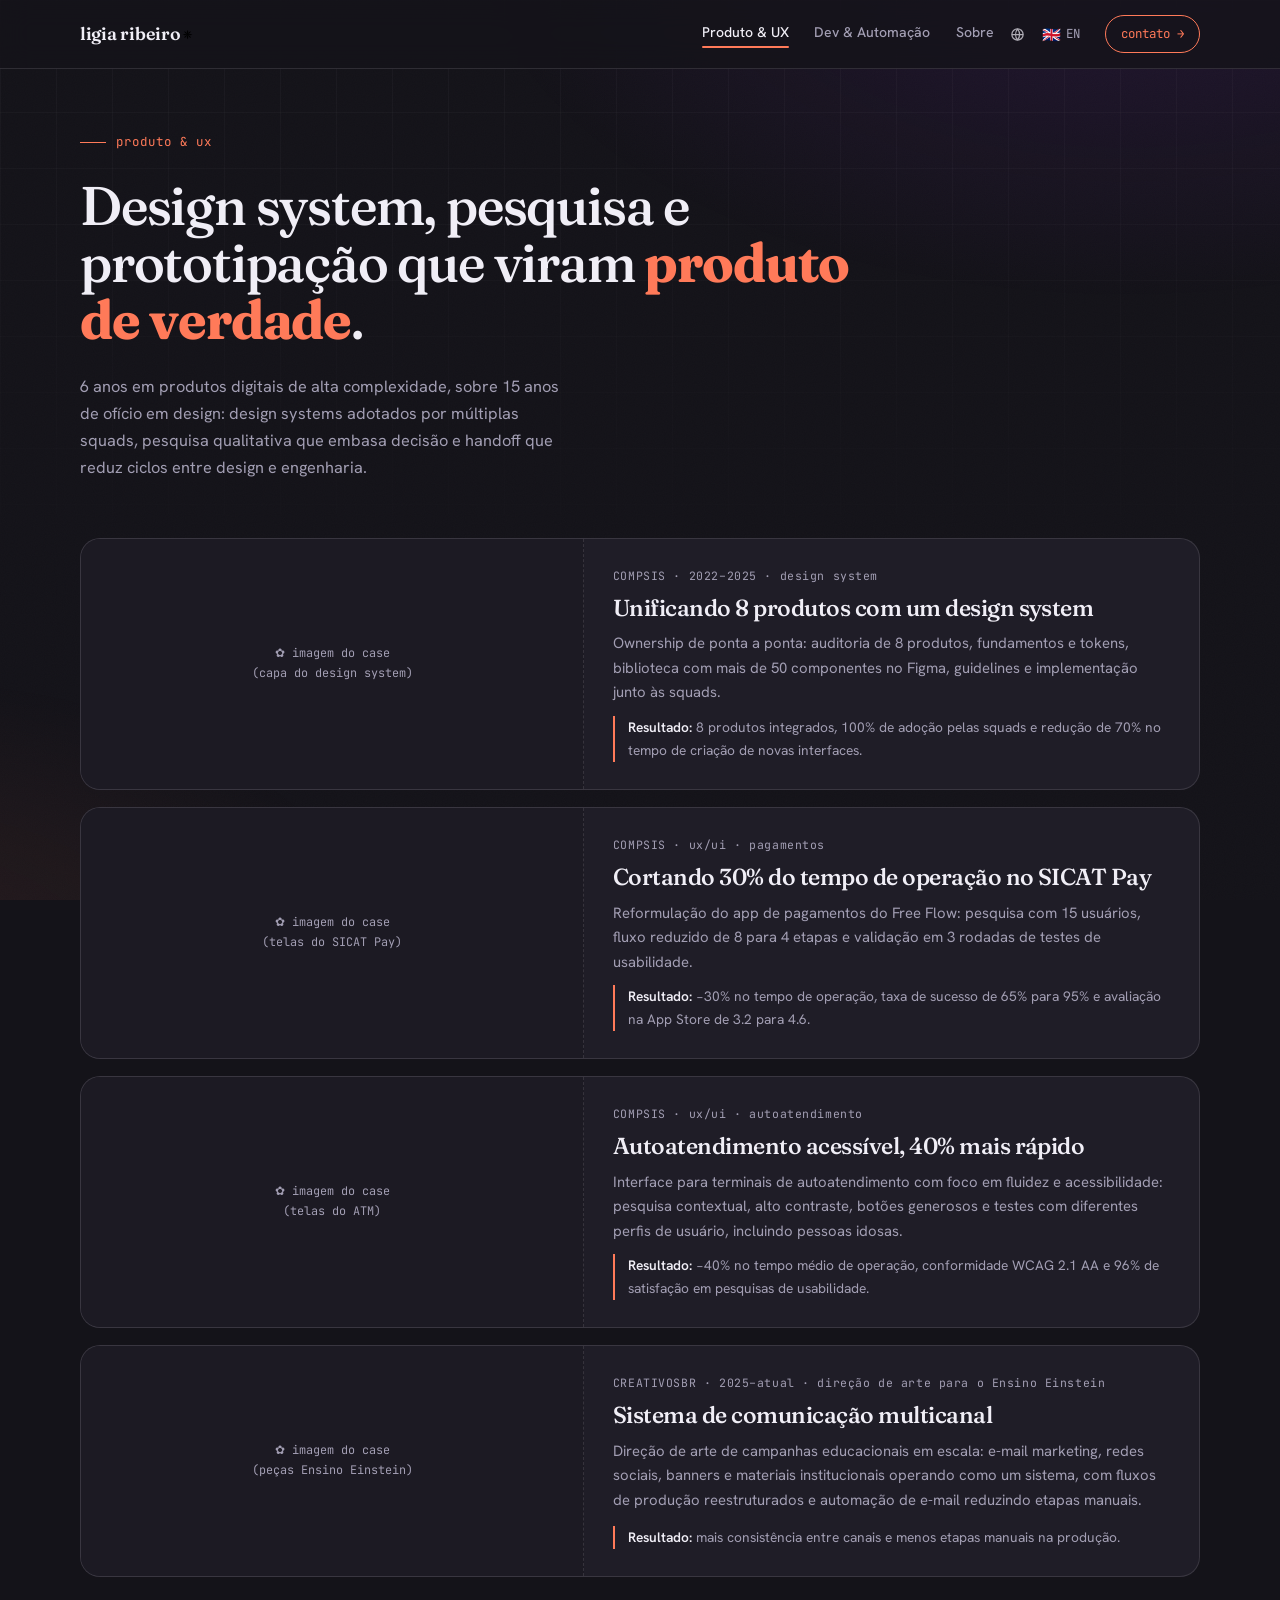
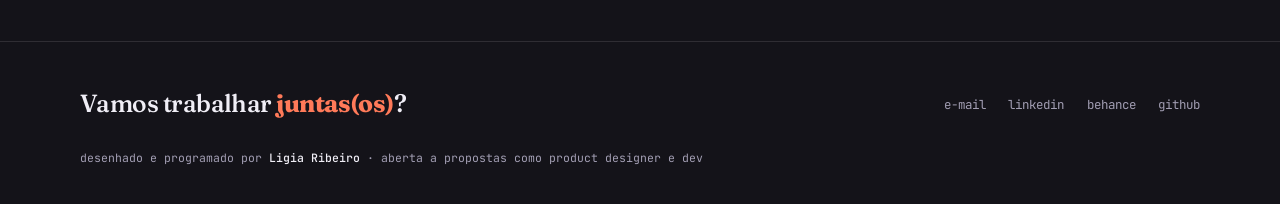
<file: files/preview-produto.html>
<!DOCTYPE html>
<html lang="pt-BR" data-theme="estudio">
<head>
<title>Produto & UX — Ligia Ribeiro, Product Designer</title>
<meta charset="UTF-8">
<meta name="viewport" content="width=device-width, initial-scale=1.0">
<meta name="description" content="Cases de produto e UX: design system, SICAT Pay e ATM, com processo e métricas.">
<meta name="referrer" content="strict-origin-when-cross-origin">
<link rel="preconnect" href="https://fonts.googleapis.com">
<link rel="preconnect" href="https://fonts.gstatic.com" crossorigin>
<link href="https://fonts.googleapis.com/css2?family=Fraunces:ital,opsz,wght,SOFT,WONK@0,9..144,100..900,0..100,0..1;1,9..144,100..900,0..100,0..1&family=Hanken+Grotesk:ital,wght@0,300..800;1,300..800&family=JetBrains+Mono:wght@400;500&display=swap" rel="stylesheet">
<style>
/* ============================================================
   SISTEMA DE TOKENS · um sistema, duas peles · v2
   tema "estúdio" → produto & dev (tinta quente, laranja, grade)
   tema "ateliê"  → ilustração (papel, aquarela, mesma família)
   Tipografia única e aconchegante nos dois temas:
   Fraunces (display, soft alto) + Hanken Grotesk (texto)
   ============================================================ */
:root{
  --laranja:#ff7a59;
  --laranja-fundo:rgba(255,122,89,.13);
  --violeta:#8e2de2;
  --primary:var(--laranja);
  --primary-bg:var(--laranja-fundo);
  --mono:'JetBrains Mono',monospace;
  --sans:'Hanken Grotesk',sans-serif;
  --display:'Fraunces',serif;
  --t-tema:.65s cubic-bezier(.4,0,.2,1);
  --raio:20px;
}
[data-theme="estudio"]{
  --fundo:#141319;
  --fundo-2:#1c1a23;
  --superficie:#1f1d27;
  --linha:rgba(240,238,246,.12);
  --texto:#f0eef6;
  --texto-2:#a29eb3;
  --wash:radial-gradient(1100px 620px at 88% -8%, rgba(142,45,226,.13), transparent 60%),
         radial-gradient(900px 540px at -8% 108%, rgba(255,122,89,.09), transparent 55%);
  --grade:linear-gradient(rgba(240,238,246,.04) 1px, transparent 1px),
          linear-gradient(90deg, rgba(240,238,246,.04) 1px, transparent 1px);
  --grao:.035;
}

/* ---------- acento por área: dev puxa para o violeta ---------- */
[data-primary="violeta"]{
  --primary:#b07ef5;
  --primary-bg:rgba(142,45,226,.18);
}
[data-primary="violeta"][data-theme="estudio"]{
  --wash:radial-gradient(1100px 620px at 88% -8%, rgba(142,45,226,.22), transparent 60%),
         radial-gradient(900px 540px at -8% 108%, rgba(255,122,89,.05), transparent 55%);
}

*{margin:0;padding:0;box-sizing:border-box}
html{scroll-behavior:smooth}
body{
  font-family:var(--sans);
  font-weight:400;
  background:var(--fundo);
  color:var(--texto);
  line-height:1.65;
  transition:background-color var(--t-tema), color var(--t-tema);
  min-height:100vh;
}
/* aquarela de fundo + grade sutil */
body::before{
  content:'';position:fixed;inset:0;z-index:-3;
  background:var(--wash);
}
body::after{
  content:'';position:fixed;inset:0;z-index:-2;
  background:var(--grade);
  background-size:56px 56px;
  mask-image:linear-gradient(to bottom, rgba(0,0,0,.9), transparent 70%);
  pointer-events:none;
}
/* grão de papel nos dois temas */
.grao{
  position:fixed;inset:0;z-index:-1;pointer-events:none;
  opacity:var(--grao);
  background-image:url("data:image/svg+xml,%3Csvg xmlns='http://www.w3.org/2000/svg' width='140' height='140'%3E%3Cfilter id='n'%3E%3CfeTurbulence type='fractalNoise' baseFrequency='0.9' numOctaves='2'/%3E%3C/filter%3E%3Crect width='140' height='140' filter='url(%23n)' opacity='0.55'/%3E%3C/svg%3E");
  transition:opacity var(--t-tema);
}
a{color:inherit}
::selection{background:var(--primary);color:#141319}

.wrap{width:min(1120px,92%);margin-inline:auto}

/* ---------- display ---------- */
.disp{
  font-family:var(--display);
  font-variation-settings:'SOFT' 25,'WONK' 0;
  font-weight:530;
  letter-spacing:-.022em;
  line-height:1.05;
}
.disp em{font-style:normal;font-weight:720;color:var(--primary)}

/* ---------- margarida (assinatura) ---------- */
.margarida{display:inline-block;width:.62em;height:.62em;vertical-align:baseline;margin-left:.08em}
.margarida path{fill:var(--laranja)}
.margarida circle{fill:var(--texto);transition:fill var(--t-tema)}

/* ---------- nav ---------- */
nav{
  position:sticky;top:0;z-index:50;
  backdrop-filter:blur(14px);
  background:color-mix(in srgb, var(--fundo) 80%, transparent);
  border-bottom:1px solid var(--linha);
  transition:background-color var(--t-tema), border-color var(--t-tema);
}
.nav-in{display:flex;align-items:center;justify-content:space-between;padding:.95rem 0}
.marca{
  font-family:var(--display);
  font-variation-settings:'SOFT' 25,'WONK' 0;
  font-weight:600;letter-spacing:-.015em;font-size:1.12rem;text-decoration:none;
}
.nav-links{display:flex;gap:1.6rem;list-style:none;font-size:.88rem;font-weight:500}
.nav-links a{text-decoration:none;color:var(--texto-2);transition:color .2s}
.nav-links a:hover,.nav-links a:focus-visible{color:var(--texto)}
.nav-cta{
  font-family:var(--mono);font-size:.78rem;
  border:1px solid var(--primary);color:var(--primary);
  padding:.48rem .95rem;border-radius:999px;text-decoration:none;
  transition:background .2s,color .2s;
}
.nav-cta:hover,.nav-cta:focus-visible{background:var(--primary);color:#141319}

/* ---------- hero ---------- */
header{padding:clamp(4rem,9vh,7rem) 0 3rem}
.eyebrow{
  font-family:var(--mono);font-size:.78rem;letter-spacing:.08em;
  color:var(--primary);display:flex;align-items:center;gap:.6rem;margin-bottom:1.5rem;
}
.eyebrow::before{content:'';width:26px;height:1px;background:var(--primary)}
h1{font-size:clamp(2.5rem,6vw,4.5rem);max-width:16ch}
.hero-sub{
  margin-top:1.6rem;max-width:54ch;color:var(--texto-2);
  font-size:1.08rem;font-weight:400;
}
.hero-meta{
  margin-top:1.7rem;font-family:var(--mono);font-size:.78rem;color:var(--texto-2);
  display:flex;gap:1.4rem;flex-wrap:wrap;
}
.hero-meta b{color:var(--texto);font-weight:500}

/* ---------- portas ---------- */
.portas{
  display:grid;grid-template-columns:repeat(2,1fr);gap:1.05rem;
  padding:1.6rem 0 4rem;
}
.porta{
  position:relative;display:flex;flex-direction:column;gap:1rem;
  background:var(--superficie);
  border:1px solid var(--linha);
  border-radius:var(--raio);
  padding:1.8rem 1.6rem 1.55rem;
  text-decoration:none;
  transition:transform .25s ease, border-color .25s, background-color var(--t-tema);
  min-height:300px;
}
.porta:hover,.porta:focus-visible{transform:translateY(-5px);border-color:var(--primary)}
.porta-tag{font-family:var(--mono);font-size:.72rem;letter-spacing:.06em;color:var(--texto-2)}
.porta h2{font-size:1.62rem}
.porta p{font-size:.94rem;color:var(--texto-2);flex-grow:1}
.porta-prova{
  font-size:.84rem;border-left:2px solid var(--primary);
  padding-left:.85rem;color:var(--texto-2);
}
.porta-prova b{color:var(--texto);font-weight:600}
.porta-cta{
  font-family:var(--mono);font-size:.78rem;color:var(--primary);
  display:flex;align-items:center;gap:.4rem;
}
.porta-cta::after{content:'→';transition:transform .2s}
.porta:hover .porta-cta::after{transform:translateX(4px)}

/* ---------- faixa de prova ---------- */
.provas{
  border-block:1px solid var(--linha);
  padding:2.3rem 0;
  transition:border-color var(--t-tema);
}
.provas-grid{display:grid;grid-template-columns:repeat(4,1fr);gap:2rem}
.prova .n{font-size:1.75rem}
.prova .l{font-size:.84rem;color:var(--texto-2);margin-top:.25rem}

/* ---------- o site como case ---------- */
.meta-case{padding:4.6rem 0}
.meta-grid{display:grid;grid-template-columns:1.1fr .9fr;gap:3rem;align-items:center}
.meta-case h3{font-size:clamp(1.65rem,3.4vw,2.35rem);max-width:19ch}
.meta-case p{color:var(--texto-2);margin-top:1.05rem;max-width:48ch}
.tema-demo{
  background:var(--superficie);border:1px solid var(--linha);border-radius:var(--raio);
  padding:1.45rem;transition:background-color var(--t-tema),border-color var(--t-tema);
}
.tema-demo .lbl{font-family:var(--mono);font-size:.72rem;color:var(--texto-2);margin-bottom:1rem;display:block}
.chips{display:flex;gap:.5rem;flex-wrap:wrap;margin-bottom:1.25rem}
.chip{
  font-family:var(--mono);font-size:.72rem;padding:.36rem .72rem;border-radius:9px;
  border:1px solid var(--linha);display:flex;align-items:center;gap:.45rem;
}
.chip i{width:11px;height:11px;border-radius:3px;display:inline-block}
.botoes-tema{display:flex;gap:.6rem}
.botao-tema{
  flex:1;font-family:var(--mono);font-size:.78rem;cursor:pointer;
  padding:.68rem;border-radius:12px;border:1px solid var(--linha);
  background:transparent;color:var(--texto);transition:border-color .2s,background .2s;
}
.botao-tema[aria-pressed="true"]{border-color:var(--primary);background:var(--primary-bg)}

/* ---------- footer ---------- */
footer{border-top:1px solid var(--linha);padding:3rem 0 2.3rem;transition:border-color var(--t-tema)}
.foot-grid{display:flex;justify-content:space-between;align-items:flex-end;gap:2rem;flex-wrap:wrap}
.foot-grid h4{font-size:1.55rem}
.foot-links{list-style:none;display:flex;gap:1.4rem;font-family:var(--mono);font-size:.78rem}
.foot-links a{color:var(--texto-2);text-decoration:none}
.foot-links a:hover{color:var(--primary)}
.assina{font-family:var(--mono);font-size:.72rem;color:var(--texto-2);margin-top:2rem}
.assina b{color:var(--texto);font-weight:500}

/* ---------- responsivo & acessibilidade ---------- */
:focus-visible{outline:2px solid var(--primary);outline-offset:3px;border-radius:4px}
@media (max-width:880px){
  .portas{grid-template-columns:1fr}
  .provas-grid{grid-template-columns:repeat(2,1fr);gap:1.4rem}
  .meta-grid{grid-template-columns:1fr;gap:1.8rem}
  .nav-links{display:none}
}
@media (prefers-reduced-motion:reduce){
  *,*::before,*::after{transition:none!important;animation:none!important}
  html{scroll-behavior:auto}
}

/* ============================================================
   COMPONENTES DAS PÁGINAS INTERNAS
   ============================================================ */

/* ---------- hero de página interna ---------- */
.pagina-hero{padding:clamp(3.5rem,7vh,5.5rem) 0 2.5rem}
.pagina-hero h1{font-size:clamp(2.1rem,5vw,3.4rem);max-width:22ch}
.pagina-hero .hero-sub{font-size:1.02rem}

/* ---------- categorias de obras ---------- */
.categoria{padding:3rem 0 1rem}
.categoria-head{display:flex;align-items:baseline;justify-content:space-between;gap:1.5rem;flex-wrap:wrap;margin-bottom:1.6rem}
.categoria-head h2{font-size:clamp(1.5rem,3vw,2rem)}
.categoria-head p{color:var(--texto-2);font-size:.92rem;max-width:46ch}

.obras-grid{display:grid;grid-template-columns:repeat(3,1fr);gap:1.05rem}
.obra{
  display:flex;flex-direction:column;
  background:var(--superficie);border:1px solid var(--linha);
  border-radius:var(--raio);overflow:hidden;
  transition:transform .25s ease,border-color .25s;
}
.obra:hover{transform:translateY(-4px);border-color:var(--primary)}
.obra-img{aspect-ratio:4/3;width:100%;object-fit:cover;display:block;background:var(--fundo-2)}
.obra-info{padding:1rem 1.1rem 1.05rem}
.obra-info h3{font-family:var(--sans);font-weight:600;font-size:.98rem}
.obra-info p{color:var(--texto-2);font-size:.84rem;margin-top:.15rem}
.obra-tags{display:flex;gap:.4rem;flex-wrap:wrap;margin-top:.7rem}
.tag{
  font-family:var(--mono);font-size:.68rem;letter-spacing:.03em;
  border:1px solid var(--linha);border-radius:7px;padding:.22rem .55rem;color:var(--texto-2);
}

/* espaço reservado para obra ainda não publicada */
.obra--vazia{
  border-style:dashed;justify-content:center;align-items:center;
  min-height:280px;gap:.6rem;text-align:center;padding:1.5rem;
  color:var(--texto-2);
}
.obra--vazia:hover{transform:none;border-color:var(--linha)}
.obra--vazia .lbl-vazia{font-family:var(--mono);font-size:.74rem;letter-spacing:.05em}
.obra--vazia p{font-size:.82rem;max-width:24ch}

/* ---------- faixa de clientes ---------- */
.clientes{border-block:1px solid var(--linha);padding:1.9rem 0}
.clientes .lbl{font-family:var(--mono);font-size:.72rem;color:var(--texto-2);letter-spacing:.06em;margin-bottom:.9rem;display:block}
.clientes-lista{display:flex;gap:1.2rem 2.2rem;flex-wrap:wrap;list-style:none}
.clientes-lista li{font-family:var(--display);font-variation-settings:'SOFT' 25,'WONK' 0;font-weight:560;font-size:1.06rem}

/* ---------- sobre (com foto) ---------- */
.sobre{padding:4rem 0}
.sobre-grid{display:grid;grid-template-columns:.42fr .58fr;gap:2.6rem;align-items:center}
.sobre-foto{
  aspect-ratio:4/5;border-radius:var(--raio);object-fit:cover;width:100%;
  border:1px solid var(--linha);background:var(--fundo-2);
}
.sobre-foto--vazia{
  display:flex;align-items:center;justify-content:center;text-align:center;
  border-style:dashed;color:var(--texto-2);font-family:var(--mono);font-size:.74rem;padding:1rem;
}
.sobre h2{font-size:clamp(1.6rem,3.2vw,2.2rem);max-width:18ch}
.sobre p{color:var(--texto-2);margin-top:1rem;max-width:52ch}

/* ---------- bloco para diretores de arte / contratação ---------- */
.bloco-ad{
  background:var(--superficie);border:1px solid var(--linha);border-radius:var(--raio);
  padding:2.2rem;margin:1rem 0 4rem;
  display:grid;grid-template-columns:1.1fr .9fr;gap:2.2rem;align-items:center;
}
.bloco-ad h2{font-size:clamp(1.45rem,3vw,1.9rem);max-width:20ch}
.bloco-ad p{color:var(--texto-2);margin-top:.8rem;max-width:48ch;font-size:.94rem}
.bloco-ad-acoes{display:flex;flex-direction:column;gap:.7rem}
.botao{
  font-family:var(--mono);font-size:.82rem;text-align:center;text-decoration:none;
  padding:.85rem 1.2rem;border-radius:12px;border:1px solid var(--primary);
  transition:background .2s,color .2s;
}
.botao--cheio{background:var(--primary);color:#141319;font-weight:500}
.botao--cheio:hover{background:transparent;color:var(--primary)}
.botao--vazado{color:var(--primary)}
.botao--vazado:hover{background:var(--primary-bg)}

/* ---------- lista de cases (produto e dev) ---------- */
.cases{display:flex;flex-direction:column;gap:1.05rem;padding:1rem 0 4rem}
.case-card{
  display:grid;grid-template-columns:.9fr 1.1fr;gap:0;
  background:var(--superficie);border:1px solid var(--linha);border-radius:var(--raio);
  overflow:hidden;text-decoration:none;
  transition:transform .25s ease,border-color .25s;
}
.case-card:hover{transform:translateY(-4px);border-color:var(--primary)}
.case-img{width:100%;height:100%;min-height:230px;object-fit:cover;display:block;background:var(--fundo-2)}
.case-img--vazia{
  display:flex;align-items:center;justify-content:center;
  border-right:1px dashed var(--linha);color:var(--texto-2);
  font-family:var(--mono);font-size:.74rem;text-align:center;padding:1rem;
}
.case-info{padding:1.7rem 1.8rem;display:flex;flex-direction:column;gap:.7rem}
.case-info h2{font-size:1.45rem}
.case-info .contexto{font-family:var(--mono);font-size:.72rem;color:var(--texto-2);letter-spacing:.05em}
.case-info p{color:var(--texto-2);font-size:.93rem;flex-grow:1}
.case-resultado{font-size:.86rem;border-left:2px solid var(--primary);padding-left:.85rem;color:var(--texto-2)}
.case-resultado b{color:var(--texto);font-weight:600}

/* ---------- responsivo interno ---------- */
@media (max-width:880px){
  .obras-grid{grid-template-columns:1fr 1fr}
  .sobre-grid{grid-template-columns:1fr;gap:1.6rem}
  .bloco-ad{grid-template-columns:1fr;gap:1.4rem}
  .case-card{grid-template-columns:1fr}
  .case-img--vazia{border-right:none;border-bottom:1px dashed var(--linha);min-height:160px}
}
@media (max-width:560px){
  .obras-grid{grid-template-columns:1fr}
}

.botao--cheio{color:#141319}

/* ============================================================
   PÁGINA DE CASE (detalhe) · estrutura: overview, vídeo,
   contexto, desafio, processo, solução, resultados, ferramentas
   ============================================================ */
.case-hero{padding:clamp(3rem,6vh,4.5rem) 0 1.5rem}
.case-hero .contexto{font-family:var(--mono);font-size:.74rem;color:var(--texto-2);letter-spacing:.05em;display:block;margin-bottom:.9rem}
.case-hero h1{font-size:clamp(2rem,4.6vw,3.1rem);max-width:24ch}
.case-secao{padding:2.2rem 0 .4rem}
.case-secao h2{font-size:clamp(1.35rem,2.8vw,1.8rem);margin-bottom:.9rem}
.case-secao > p{color:var(--texto-2);max-width:68ch;margin-bottom:.9rem}
.case-secao h3{font-family:var(--sans);font-weight:700;font-size:1rem;margin:1.4rem 0 .35rem}
.case-secao h3 + p{color:var(--texto-2);max-width:66ch}

.video-wrap{
  position:relative;aspect-ratio:16/9;border-radius:var(--raio);overflow:hidden;
  border:1px solid var(--linha);background:var(--fundo-2);margin:1.4rem 0;
}
.video-wrap iframe{position:absolute;inset:0;width:100%;height:100%;border:0}
.video-wrap--vazio{
  display:flex;align-items:center;justify-content:center;text-align:center;
  border-style:dashed;color:var(--texto-2);font-family:var(--mono);font-size:.76rem;padding:1rem;
}

.box-desafio{
  background:var(--superficie);border:1px solid var(--linha);border-radius:var(--raio);
  padding:1.5rem 1.7rem;margin:1.4rem 0;
}
.box-desafio .lbl{font-family:var(--mono);font-size:.72rem;letter-spacing:.06em;color:var(--texto-2);display:block;margin-bottom:.7rem}
.box-desafio ul{list-style:none;display:flex;flex-direction:column;gap:.45rem}
.box-desafio li{font-size:.92rem;color:var(--texto-2);padding-left:1rem;position:relative}
.box-desafio li::before{content:'';position:absolute;left:0;top:.55em;width:5px;height:5px;border-radius:50%;background:var(--primary)}

.metricas{display:grid;grid-template-columns:repeat(3,1fr);gap:1rem;margin:1.4rem 0}
.metrica{
  background:var(--primary-bg);border:1px solid var(--linha);border-radius:var(--raio);
  padding:1.15rem 1.25rem;
}
.metrica .n{font-family:var(--display);font-variation-settings:'SOFT' 25,'WONK' 0;font-weight:640;font-size:1.6rem;color:var(--primary)}
.metrica .l{font-size:.84rem;color:var(--texto-2);margin-top:.1rem}

.resultados{list-style:none;display:flex;flex-direction:column;gap:.5rem;margin:1rem 0 0}
.resultados li{font-size:.94rem;padding-left:1.45rem;position:relative}
.resultados li::before{content:'✓';position:absolute;left:0;color:var(--primary);font-weight:700}

.ferramentas{display:flex;gap:.45rem;flex-wrap:wrap;margin:2.4rem 0 4rem}

.case-voltar{
  font-family:var(--mono);font-size:.78rem;color:var(--texto-2);text-decoration:none;
  display:inline-flex;align-items:center;gap:.4rem;margin-bottom:1rem;
}
.case-voltar:hover{color:var(--primary)}

@media (max-width:720px){.metricas{grid-template-columns:1fr}}

/* ============================================================
   SEÇÃO "O SITE COMO CASE" · leitura em Z
   A: título (topo-esq) → B: controles (topo-dir)
   C: explicação (base-esq) → D: leitura de tokens (base-dir)
   ============================================================ */
.meta-z{display:grid;grid-template-columns:1.05fr .95fr;gap:1.8rem 3rem;align-items:start}
.meta-z-b{display:flex;flex-direction:column;gap:.6rem;justify-self:end;width:100%;max-width:360px}
.meta-z-b .lbl,.tokens-painel .lbl{font-family:var(--mono);font-size:.72rem;letter-spacing:.06em;color:var(--texto-2);display:block;margin-bottom:.15rem}
.meta-z-b .botoes-tema{flex-direction:column;gap:.5rem}
.meta-z-d{justify-self:end;width:100%;max-width:360px}

/* leitura de tokens: especificação, não controle — sem pílula, sem hover, sem cursor */
.tokens-painel{
  background:var(--superficie);border:1px solid var(--linha);border-radius:var(--raio);
  padding:1.2rem 1.3rem;transition:background-color var(--t-tema),border-color var(--t-tema);
}
.tokens-spec{list-style:none;font-family:var(--mono);font-size:.74rem;cursor:default}
.token-linha{
  display:grid;grid-template-columns:14px auto 1fr;gap:.7rem;align-items:center;
  padding:.5rem 0;border-bottom:1px dashed var(--linha);color:var(--texto-2);
}
.token-linha:last-child{border-bottom:none;padding-bottom:.1rem}
.token-linha .sw{width:14px;height:14px;border-radius:4px;border:1px solid var(--linha)}
.token-linha b{color:var(--texto);font-weight:500}
.token-linha .val{text-align:right}

@media (max-width:880px){
  .meta-z{grid-template-columns:1fr;gap:1.3rem}
  .meta-z-b,.meta-z-d{justify-self:stretch;max-width:none}
}

/* ---------- download de CV com seletor de idioma ---------- */
.cv-pop{
  position:absolute;top:calc(100% + 6px);left:0;z-index:20;min-width:200px;
  background:var(--superficie);border:1px solid var(--linha);border-radius:12px;
  padding:.4rem;display:flex;flex-direction:column;gap:.2rem;
  box-shadow:0 12px 30px rgba(0,0,0,.35);
}
.cv-pop a{
  font-family:var(--mono);font-size:.82rem;text-decoration:none;color:var(--texto);
  padding:.6rem .8rem;border-radius:8px;transition:background .18s;
}
.cv-pop a:hover{background:var(--primary-bg);color:var(--primary)}
.cv-pop{min-width:260px}
.cv-pop-lbl{font-family:var(--mono);font-size:.66rem;letter-spacing:.06em;color:var(--texto-2);padding:.5rem .8rem .2rem;display:block}

/* ============================================================
   REVISÃO UX (heurísticas de Nielsen)
   ============================================================ */

/* H1 Visibilidade do estado: link da página atual marcado na nav */
.nav-links a[aria-current="page"]{color:var(--texto)}
.nav-links a[aria-current="page"]::after{content:'';display:block;height:2px;background:var(--primary);border-radius:2px;margin-top:2px}

/* H1/H7 Skip link (acessibilidade + atalho) */
.skip-link{position:absolute;left:-999px;top:0;z-index:100;background:var(--primary);color:#141319;padding:.6rem 1rem;border-radius:0 0 10px 0;font-family:var(--mono);font-size:.8rem}
.skip-link:focus{left:0}

/* seletor de idioma no topo (bandeira + ícone de tradução) */
.lang-switch{display:flex;align-items:center;gap:.5rem}
.lang-switch .globe{width:15px;height:15px;opacity:.7}
.lang-switch a{
  font-family:var(--mono);font-size:.78rem;color:var(--texto-2);text-decoration:none;
  display:flex;align-items:center;gap:.3rem;padding:.3rem .5rem;border-radius:8px;
  border:1px solid transparent;transition:border-color .2s,color .2s;
}
.lang-switch a:hover,.lang-switch a:focus-visible{color:var(--texto);border-color:var(--linha)}
.lang-switch .flag{font-size:.95rem;line-height:1}
.nav-in{gap:1rem}
.nav-right{display:flex;align-items:center;gap:1rem}

/* H1 feedback: voltar ao topo */
.to-top{
  position:fixed;right:20px;bottom:20px;z-index:40;width:42px;height:42px;border-radius:50%;
  background:var(--primary);color:#141319;border:none;cursor:pointer;font-size:1.1rem;
  display:none;align-items:center;justify-content:center;box-shadow:0 6px 18px rgba(0,0,0,.3);
  transition:transform .2s,opacity .3s;opacity:0;
}
.to-top.show{display:flex;opacity:1}
.to-top:hover{transform:translateY(-3px)}
[data-theme="atelie"] .to-top{color:#fffdf9}

/* H4 consistência: vídeo do case ganha rótulo */
.video-legenda{font-family:var(--mono);font-size:.72rem;color:var(--texto-2);margin:-.6rem 0 1.2rem}

/* H8 estética: respiro extra em telas grandes já vem do wrap; refino foco visível global */
a:focus-visible,button:focus-visible{outline:2px solid var(--primary);outline-offset:3px;border-radius:4px}

/* H6 reconhecimento: cartões clicáveis mostram affordance de link */
.case-card,.porta{cursor:pointer}

/* mobile: seletor de idioma continua visível mesmo com nav-links oculto */
@media (max-width:880px){
  .lang-switch a span.lbl{display:none}
  .nav-right{gap:.6rem}
}

</style>

</head>
<body>
<div class="grao" aria-hidden="true"></div>
<svg width="0" height="0" style="position:absolute" aria-hidden="true">
  <defs>
    <g id="flor-margarida">
      <path d="M50 8 C58 20 58 32 50 42 C42 32 42 20 50 8 Z"/>
      <path d="M50 92 C58 80 58 68 50 58 C42 68 42 80 50 92 Z"/>
      <path d="M8 50 C20 42 32 42 42 50 C32 58 20 58 8 50 Z"/>
      <path d="M92 50 C80 42 68 42 58 50 C68 58 80 58 92 50 Z"/>
      <path d="M20 20 C34 24 42 32 46 46 C32 42 24 34 20 20 Z"/>
      <path d="M80 20 C66 24 58 32 54 46 C68 42 76 34 80 20 Z"/>
      <path d="M20 80 C34 76 42 68 46 54 C32 58 24 66 20 80 Z"/>
      <path d="M80 80 C66 76 58 68 54 54 C68 58 76 66 80 80 Z"/>
      <circle cx="50" cy="50" r="11"/>
    </g>
  </defs>
</svg>


<a class="skip-link" href="#main">Pular para o conteúdo</a>
<nav>
  <div class="wrap nav-in">
    <a class="marca" href="index.html">ligia ribeiro<svg class="margarida" viewBox="0 0 100 100" aria-hidden="true"><use href="#flor-margarida"/></svg></a>
    <div class="nav-right">
      <ul class="nav-links">
        <li><a href="produto.html" aria-current="page">Produto &amp; UX</a></li>
        <li><a href="dev.html">Dev &amp; Automação</a></li>
        <li><a href="index.html#sobre">Sobre</a></li>
      </ul>
      <div class="lang-switch">
        <svg class="globe" viewBox="0 0 24 24" fill="none" stroke="currentColor" stroke-width="2" aria-hidden="true"><circle cx="12" cy="12" r="9"/><path d="M3 12h18M12 3a15 15 0 0 1 0 18M12 3a15 15 0 0 0 0 18"/></svg>
        <a href="en/index.html" title="Switch to English" aria-label="Switch to English"><span class="flag">🇬🇧</span><span class="lbl">EN</span></a>
      </div>
      <a class="nav-cta" href="mailto:ligiaribeiro.job@gmail.com">contato →</a>
    </div>
  </div>
</nav>


<main id="main"><header class="wrap pagina-hero">
  <p class="eyebrow">produto &amp; ux</p>
  <h1 class="disp">Design system, pesquisa e prototipação que viram <em>produto de verdade</em>.</h1>
  <p class="hero-sub">6 anos em produtos digitais de alta complexidade, sobre 15 anos de ofício em design: design systems adotados por múltiplas squads, pesquisa qualitativa que embasa decisão e handoff que reduz ciclos entre design e engenharia.</p>
</header>

<!-- ============================================================
     CASES · duplique um <a class="case-card"> por case.
     A imagem entra em assets/img/; enquanto não houver,
     mantenha o <div class="case-img case-img--vazia">.
     Cada case pode apontar para uma página própria no futuro.
     ============================================================ -->
<section class="wrap cases">

  <a class="case-card" href="#">
    <div class="case-img case-img--vazia">✿ imagem do case<br>(capa do design system)</div>
    <div class="case-info">
      <span class="contexto">COMPSIS · 2022–2025 · design system</span>
      <h2 class="disp">Unificando 8 produtos com um design system</h2>
      <p>Ownership de ponta a ponta: auditoria de 8 produtos, fundamentos e tokens, biblioteca com mais de 50 componentes no Figma, guidelines e implementação junto às squads.</p>
      <span class="case-resultado"><b>Resultado:</b> 8 produtos integrados, 100% de adoção pelas squads e redução de 70% no tempo de criação de novas interfaces.</span>
    </div>
  </a>

  <a class="case-card" href="case-sicat-pay.html">
    <div class="case-img case-img--vazia">✿ imagem do case<br>(telas do SICAT Pay)</div>
    <div class="case-info">
      <span class="contexto">COMPSIS · ux/ui · pagamentos</span>
      <h2 class="disp">Cortando 30% do tempo de operação no SICAT Pay</h2>
      <p>Reformulação do app de pagamentos do Free Flow: pesquisa com 15 usuários, fluxo reduzido de 8 para 4 etapas e validação em 3 rodadas de testes de usabilidade.</p>
      <span class="case-resultado"><b>Resultado:</b> −30% no tempo de operação, taxa de sucesso de 65% para 95% e avaliação na App Store de 3.2 para 4.6.</span>
    </div>
  </a>

  <a class="case-card" href="#">
    <div class="case-img case-img--vazia">✿ imagem do case<br>(telas do ATM)</div>
    <div class="case-info">
      <span class="contexto">COMPSIS · ux/ui · autoatendimento</span>
      <h2 class="disp">Autoatendimento acessível, 40% mais rápido</h2>
      <p>Interface para terminais de autoatendimento com foco em fluidez e acessibilidade: pesquisa contextual, alto contraste, botões generosos e testes com diferentes perfis de usuário, incluindo pessoas idosas.</p>
      <span class="case-resultado"><b>Resultado:</b> −40% no tempo médio de operação, conformidade WCAG 2.1 AA e 96% de satisfação em pesquisas de usabilidade.</span>
    </div>
  </a>

  <a class="case-card" href="#">
    <div class="case-img case-img--vazia">✿ imagem do case<br>(peças Ensino Einstein)</div>
    <div class="case-info">
      <span class="contexto">CREATIVOSBR · 2025–atual · direção de arte para o Ensino Einstein</span>
      <h2 class="disp">Sistema de comunicação multicanal</h2>
      <p>Direção de arte de campanhas educacionais em escala: e-mail marketing, redes sociais, banners e materiais institucionais operando como um sistema, com fluxos de produção reestruturados e automação de e-mail reduzindo etapas manuais. <!-- ATENÇÃO: imagens de peças só após aprovação da agência/cliente --></p>
      <span class="case-resultado"><b>Resultado:</b> mais consistência entre canais e menos etapas manuais na produção. <!-- SUBSTITUA por métrica se houver: nº de peças/mês, canais, tempo economizado --></span>
    </div>
  </a>

</section>

</main>
<footer>
  <div class="wrap">
    <div class="foot-grid">
      <h4 class="disp">Vamos trabalhar <em>juntas(os)</em>?</h4>
      <ul class="foot-links">
        <li><a href="mailto:ligiaribeiro.job@gmail.com">e-mail</a></li>
        <li><a href="https://www.linkedin.com/in/liribeiro" target="_blank" rel="noopener noreferrer">linkedin</a></li>
        <li><a href="https://www.behance.net/Liribeiro" target="_blank" rel="noopener noreferrer">behance</a></li>
        <li><a href="https://github.com/ligribeiro" target="_blank" rel="noopener noreferrer">github</a></li>
      </ul>
    </div>
    <p class="assina">desenhado e programado por <b>Ligia Ribeiro</b> · aberta a propostas como product designer e dev</p>
  </div>
</footer>

<button class="to-top" aria-label="Voltar ao topo" title="Voltar ao topo">↑</button>
<script>
/* Botão "voltar ao topo": aparece após rolar, feedback de estado (Nielsen H1). */
(function(){
  var btn=document.querySelector('.to-top');
  if(!btn) return;
  window.addEventListener('scroll',function(){
    if(window.scrollY>600){btn.classList.add('show')}else{btn.classList.remove('show')}
  },{passive:true});
  btn.addEventListener('click',function(){window.scrollTo({top:0,behavior:'smooth'})});
})();

</script>
</body>
</html>
</file>
